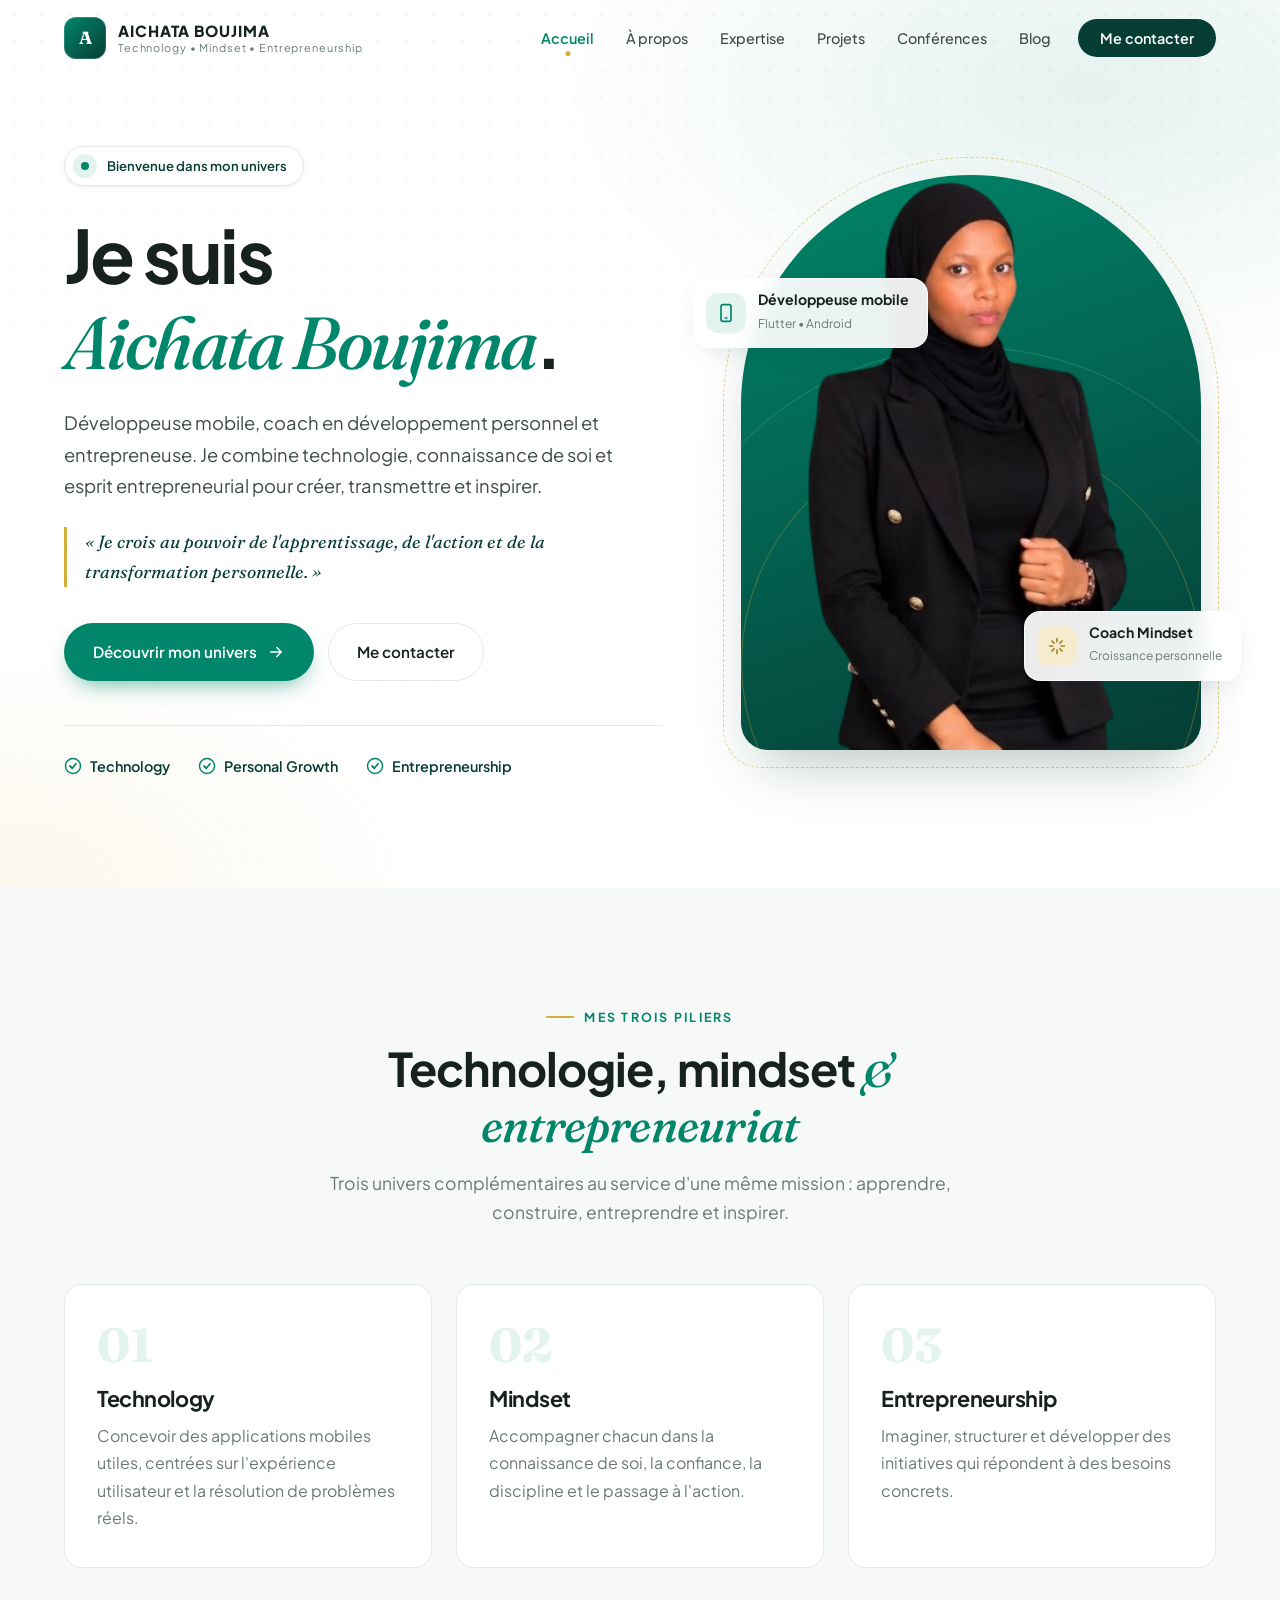
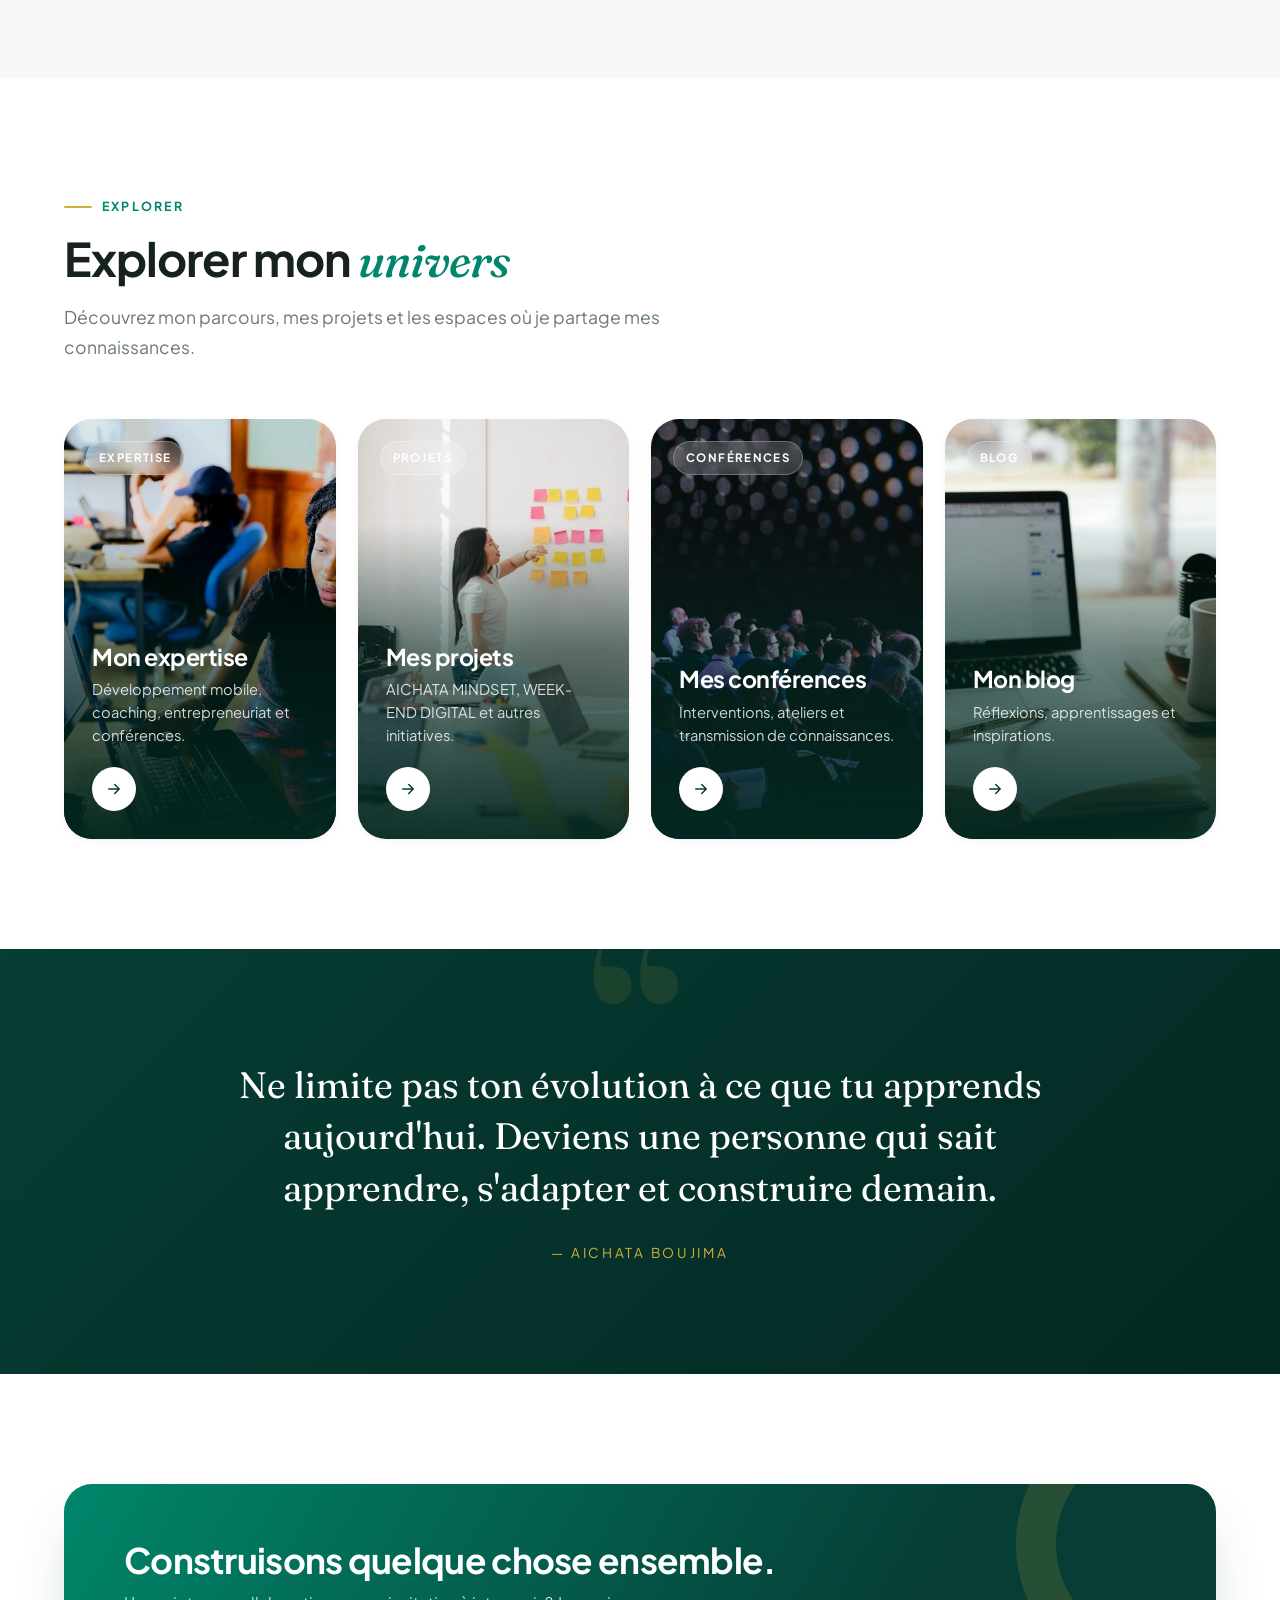
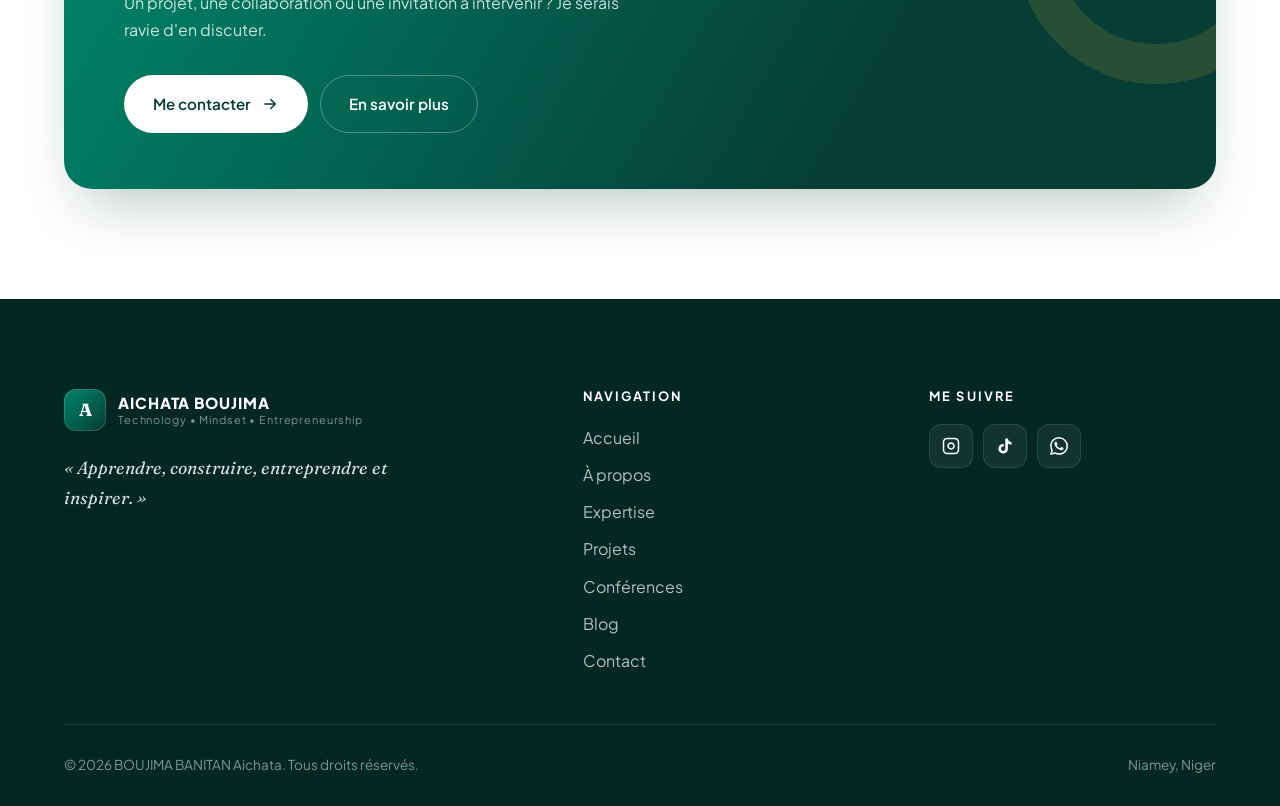
<file: index.html>
<!DOCTYPE html>
<html lang="fr">
<head>
    <meta charset="UTF-8">
    <meta name="viewport" content="width=device-width, initial-scale=1.0">
    <title>Aichata Boujima — Technology • Mindset • Entrepreneurship</title>
    <meta name="description" content="Aichata Boujima — Développeuse mobile, Coach en développement personnel et Entrepreneuse. Technology • Mindset • Entrepreneurship">
    <meta name="author" content="BOUJIMA BANITAN Aichata">
    <meta name="theme-color" content="#063D35">
    <meta property="og:type" content="website">
    <meta property="og:title" content="Aichata Boujima — Technology • Mindset • Entrepreneurship">
    <meta property="og:description" content="Développeuse mobile, Coach en développement personnel et Entrepreneuse">
    <meta property="og:image" content="./images/ma_photo_-removebg-preview.png">
    <meta name="twitter:card" content="summary_large_image">
    <link rel="icon" type="image/png" href="./images/Aichata_Logo-removebg-preview.png">

    <link rel="preconnect" href="https://fonts.googleapis.com">
    <link rel="preconnect" href="https://fonts.gstatic.com" crossorigin>
    <link href="https://fonts.googleapis.com/css2?family=Fraunces:ital,opsz,wght@0,9..144,500;0,9..144,700;1,9..144,400;1,9..144,500&family=Plus+Jakarta+Sans:wght@400;500;600;700;800&display=swap" rel="stylesheet">

    <link rel="stylesheet" href="styles.css">
</head>
<body>
    <nav class="navbar" id="navbar" aria-label="Navigation principale">
        <div class="container nav-container">
            <a href="index.html" class="nav-brand" aria-label="Accueil — Aichata Boujima">
                <span class="brand-mark">A</span>
                <span class="brand-text">
                    <span class="brand-name">AICHATA BOUJIMA</span>
                    <span class="brand-tagline">Technology • Mindset • Entrepreneurship</span>
                </span>
            </a>

            <button class="nav-toggle" id="navToggle" aria-label="Ouvrir le menu" aria-expanded="false" aria-controls="navMenu">
                <span></span><span></span><span></span>
            </button>

            <ul class="nav-menu" id="navMenu">
                <li><a href="index.html" class="nav-link active" aria-current="page">Accueil</a></li>
                <li><a href="a-propos.html" class="nav-link">À propos</a></li>
                <li><a href="expertise.html" class="nav-link">Expertise</a></li>
                <li><a href="projets.html" class="nav-link">Projets</a></li>
                <li><a href="conferences.html" class="nav-link">Conférences</a></li>
                <li><a href="blog.html" class="nav-link">Blog</a></li>
                <li><a href="contact.html" class="nav-cta">Me contacter</a></li>
            </ul>
        </div>
    </nav>

    <header class="hero" id="accueil">
        <div class="container hero-container">
            <div class="hero-content">
                <span class="hero-badge reveal"><span class="dot"></span>Bienvenue dans mon univers</span>
                <h1 class="hero-title reveal reveal-delay-1">Je suis <span class="serif-accent">Aichata&nbsp;Boujima</span>.</h1>
                <p class="hero-description reveal reveal-delay-2">
                    Développeuse mobile, coach en développement personnel et entrepreneuse.
                    Je combine technologie, connaissance de soi et esprit entrepreneurial pour créer, transmettre et inspirer.
                </p>
                <p class="hero-quote reveal reveal-delay-2">« Je crois au pouvoir de l'apprentissage, de l'action et de la transformation personnelle. »</p>
                <div class="hero-buttons reveal reveal-delay-3">
                    <a href="a-propos.html" class="btn btn-primary">Découvrir mon univers <svg viewBox="0 0 24 24" fill="none" stroke="currentColor" stroke-width="2" stroke-linecap="round" stroke-linejoin="round"><path d="M5 12h14M13 6l6 6-6 6"/></svg></a>
                    <a href="contact.html" class="btn btn-outline">Me contacter</a>
                </div>
                <div class="hero-pillars reveal reveal-delay-4">
                    <span><svg viewBox="0 0 24 24" fill="none" stroke="currentColor" stroke-width="2.4" stroke-linecap="round" stroke-linejoin="round"><circle cx="12" cy="12" r="10" stroke-width="2"/><path d="m8 12 3 3 5-6"/></svg> Technology</span>
                    <span><svg viewBox="0 0 24 24" fill="none" stroke="currentColor" stroke-width="2.4" stroke-linecap="round" stroke-linejoin="round"><circle cx="12" cy="12" r="10" stroke-width="2"/><path d="m8 12 3 3 5-6"/></svg> Personal Growth</span>
                    <span><svg viewBox="0 0 24 24" fill="none" stroke="currentColor" stroke-width="2.4" stroke-linecap="round" stroke-linejoin="round"><circle cx="12" cy="12" r="10" stroke-width="2"/><path d="m8 12 3 3 5-6"/></svg> Entrepreneurship</span>
                </div>
            </div>

            <div class="hero-visual reveal reveal-delay-2">
                <div class="hero-ring"></div>
                <div class="portrait-frame">
                    <img src="./images/ma_photo_-removebg-preview.png" alt="Portrait d'Aichata Boujima">
                </div>
                <div class="float-card one">
                    <span class="ico"><svg viewBox="0 0 24 24" fill="none" stroke="currentColor" stroke-width="2" stroke-linecap="round" stroke-linejoin="round"><rect x="6" y="2" width="12" height="20" rx="2.5"/><path d="M11 18h2"/></svg></span>
                    <span><strong>Développeuse mobile</strong><small>Flutter • Android</small></span>
                </div>
                <div class="float-card two">
                    <span class="ico gold"><svg viewBox="0 0 24 24" fill="none" stroke="currentColor" stroke-width="2" stroke-linecap="round" stroke-linejoin="round"><path d="M12 3v4M12 17v4M3 12h4M17 12h4M6 6l2.5 2.5M15.5 15.5 18 18M6 18l2.5-2.5M15.5 8.5 18 6"/></svg></span>
                    <span><strong>Coach Mindset</strong><small>Croissance personnelle</small></span>
                </div>
            </div>
        </div>
    </header>

    <section class="section section-soft">
        <div class="container">
            <div class="section-head center reveal">
                <span class="eyebrow">Mes trois piliers</span>
                <h2 class="section-title">Technologie, mindset <span class="serif-accent">&amp; entrepreneuriat</span></h2>
                <p class="section-lead">Trois univers complémentaires au service d'une même mission : apprendre, construire, entreprendre et inspirer.</p>
            </div>
            <div class="pillars-grid">
                <div class="pillar reveal reveal-delay-1">
                    <div class="pillar-num">01</div>
                    <h3>Technology</h3>
                    <p>Concevoir des applications mobiles utiles, centrées sur l'expérience utilisateur et la résolution de problèmes réels.</p>
                </div>
                <div class="pillar reveal reveal-delay-2">
                    <div class="pillar-num">02</div>
                    <h3>Mindset</h3>
                    <p>Accompagner chacun dans la connaissance de soi, la confiance, la discipline et le passage à l'action.</p>
                </div>
                <div class="pillar reveal reveal-delay-3">
                    <div class="pillar-num">03</div>
                    <h3>Entrepreneurship</h3>
                    <p>Imaginer, structurer et développer des initiatives qui répondent à des besoins concrets.</p>
                </div>
            </div>
        </div>
    </section>

    <section class="section">
        <div class="container">
            <div class="section-head reveal">
                <span class="eyebrow">Explorer</span>
                <h2 class="section-title">Explorer mon <span class="serif-accent">univers</span></h2>
                <p class="section-lead">Découvrez mon parcours, mes projets et les espaces où je partage mes connaissances.</p>
            </div>
            <div class="explore-grid">
                <a href="expertise.html" class="explore-card reveal reveal-delay-1">
                    <img src="./images/photos/explorer-expertise.jpg" alt="" loading="lazy">
                    <span class="tag-pill">Expertise</span>
                    <h3>Mon expertise</h3>
                    <p>Développement mobile, coaching, entrepreneuriat et conférences.</p>
                    <span class="arrow"><svg viewBox="0 0 24 24" fill="none" stroke="currentColor" stroke-width="2" stroke-linecap="round" stroke-linejoin="round"><path d="M5 12h14M13 6l6 6-6 6"/></svg></span>
                </a>
                <a href="projets.html" class="explore-card reveal reveal-delay-2">
                    <img src="./images/photos/explorer-projets.jpg" alt="" loading="lazy">
                    <span class="tag-pill">Projets</span>
                    <h3>Mes projets</h3>
                    <p>AICHATA MINDSET, WEEK-END DIGITAL et autres initiatives.</p>
                    <span class="arrow"><svg viewBox="0 0 24 24" fill="none" stroke="currentColor" stroke-width="2" stroke-linecap="round" stroke-linejoin="round"><path d="M5 12h14M13 6l6 6-6 6"/></svg></span>
                </a>
                <a href="conferences.html" class="explore-card reveal reveal-delay-3">
                    <img src="./images/photos/explorer-conferences.jpg" alt="" loading="lazy">
                    <span class="tag-pill">Conférences</span>
                    <h3>Mes conférences</h3>
                    <p>Interventions, ateliers et transmission de connaissances.</p>
                    <span class="arrow"><svg viewBox="0 0 24 24" fill="none" stroke="currentColor" stroke-width="2" stroke-linecap="round" stroke-linejoin="round"><path d="M5 12h14M13 6l6 6-6 6"/></svg></span>
                </a>
                <a href="blog.html" class="explore-card reveal reveal-delay-4">
                    <img src="./images/photos/explorer-blog.jpg" alt="" loading="lazy">
                    <span class="tag-pill">Blog</span>
                    <h3>Mon blog</h3>
                    <p>Réflexions, apprentissages et inspirations.</p>
                    <span class="arrow"><svg viewBox="0 0 24 24" fill="none" stroke="currentColor" stroke-width="2" stroke-linecap="round" stroke-linejoin="round"><path d="M5 12h14M13 6l6 6-6 6"/></svg></span>
                </a>
            </div>
        </div>
    </section>

    <section class="quote-band">
        <div class="container">
            <blockquote class="reveal">Ne limite pas ton évolution à ce que tu apprends aujourd'hui. Deviens une personne qui sait apprendre, s'adapter et construire demain.</blockquote>
            <cite class="reveal">— Aichata Boujima</cite>
        </div>
    </section>

    <section class="section">
        <div class="container">
            <div class="cta-box reveal">
                <div>
                    <h2>Construisons quelque chose ensemble.</h2>
                    <p>Un projet, une collaboration ou une invitation à intervenir ? Je serais ravie d'en discuter.</p>
                </div>
                <div class="cta-actions">
                    <a href="contact.html" class="btn btn-light">Me contacter <svg viewBox="0 0 24 24" fill="none" stroke="currentColor" stroke-width="2" stroke-linecap="round" stroke-linejoin="round"><path d="M5 12h14M13 6l6 6-6 6"/></svg></a>
                    <a href="a-propos.html" class="btn btn-ghost-light">En savoir plus</a>
                </div>
            </div>
        </div>
    </section>

    <footer class="footer">
        <div class="container">
            <div class="footer-content">
                <div class="footer-brand">
                    <a href="index.html" class="nav-brand">
                        <span class="brand-mark">A</span>
                        <span class="brand-text">
                            <span class="brand-name">AICHATA BOUJIMA</span>
                            <span class="brand-tagline">Technology • Mindset • Entrepreneurship</span>
                        </span>
                    </a>
                    <p class="footer-motto">« Apprendre, construire, entreprendre et inspirer. »</p>
                </div>

                <div class="footer-links">
                    <h4>Navigation</h4>
                    <ul>
                        <li><a href="index.html">Accueil</a></li>
                        <li><a href="a-propos.html">À propos</a></li>
                        <li><a href="expertise.html">Expertise</a></li>
                        <li><a href="projets.html">Projets</a></li>
                        <li><a href="conferences.html">Conférences</a></li>
                        <li><a href="blog.html">Blog</a></li>
                        <li><a href="contact.html">Contact</a></li>
                    </ul>
                </div>

                <div class="footer-social">
                    <h4>Me suivre</h4>
                    <div class="footer-social-links">
                        <a href="#" data-network="instagram" aria-label="Instagram" title="Instagram"><svg viewBox="0 0 24 24" fill="none" stroke="currentColor" stroke-width="2"><rect x="2" y="2" width="20" height="20" rx="5"/><path d="M16 11.37A4 4 0 1 1 12.63 8 4 4 0 0 1 16 11.37z"/><line x1="17.5" y1="6.5" x2="17.51" y2="6.5"/></svg></a>
                        <a href="#" data-network="tiktok" aria-label="TikTok" title="TikTok"><svg viewBox="0 0 24 24" fill="currentColor"><path d="M19.59 6.69a4.83 4.83 0 0 1-3.77-4.25V2h-3.45v13.67a2.89 2.89 0 0 1-5.2 1.74 2.89 2.89 0 0 1 2.31-4.64 2.93 2.93 0 0 1 .88.13V9.4a6.84 6.84 0 0 0-1-.05A6.33 6.33 0 0 0 5 20.1a6.34 6.34 0 0 0 10.86-4.43v-7a8.16 8.16 0 0 0 4.77 1.52v-3.4a4.85 4.85 0 0 1-1-.1z"/></svg></a>
                        <a href="#" data-network="whatsapp" aria-label="WhatsApp Channel" title="WhatsApp Channel"><svg viewBox="0 0 24 24" fill="currentColor"><path d="M17.47 14.38c-.3-.15-1.76-.87-2.03-.97-.27-.1-.47-.15-.67.15-.2.3-.77.97-.94 1.16-.17.2-.35.22-.64.08-.3-.15-1.26-.46-2.39-1.48-.88-.79-1.48-1.76-1.65-2.06-.17-.3-.02-.46.13-.6.13-.14.3-.35.45-.52.15-.17.2-.3.3-.5.1-.2.05-.37-.03-.52-.07-.15-.67-1.61-.92-2.2-.24-.58-.49-.5-.67-.51h-.57c-.2 0-.52.07-.8.37-.27.3-1.04 1.02-1.04 2.48s1.07 2.88 1.21 3.07c.15.2 2.1 3.2 5.08 4.49.71.3 1.26.49 1.7.63.71.22 1.36.19 1.87.12.57-.09 1.76-.72 2-1.41.25-.7.25-1.29.18-1.41-.08-.13-.27-.2-.57-.35M12.05 21.79h-.01a9.87 9.87 0 0 1-5.03-1.38l-.36-.21-3.74.98 1-3.65-.24-.37a9.86 9.86 0 0 1-1.51-5.26c0-5.45 4.44-9.88 9.89-9.88 2.64 0 5.12 1.03 6.99 2.9a9.83 9.83 0 0 1 2.89 7c0 5.45-4.44 9.88-9.88 9.88m8.41-18.3A11.82 11.82 0 0 0 12.05 0C5.5 0 .16 5.34.16 11.89c0 2.1.55 4.14 1.59 5.95L.06 24l6.3-1.65a11.88 11.88 0 0 0 5.68 1.45h.01c6.55 0 11.89-5.34 11.89-11.89a11.82 11.82 0 0 0-3.48-8.41z"/></svg></a>
                        <a href="#" data-network="linkedin" aria-label="LinkedIn" title="LinkedIn"><svg viewBox="0 0 24 24" fill="none" stroke="currentColor" stroke-width="2"><path d="M16 8a6 6 0 0 1 6 6v7h-4v-7a2 2 0 0 0-4 0v7h-4v-7a6 6 0 0 1 6-6z"/><rect x="2" y="9" width="4" height="12"/><circle cx="4" cy="4" r="2"/></svg></a>
                        <a href="#" data-network="github" aria-label="GitHub" title="GitHub"><svg viewBox="0 0 24 24" fill="none" stroke="currentColor" stroke-width="2"><path d="M9 19c-5 1.5-5-2.5-7-3m14 6v-3.87a3.37 3.37 0 0 0-.94-2.61c3.14-.35 6.44-1.54 6.44-7A5.44 5.44 0 0 0 20 4.77 5.07 5.07 0 0 0 19.91 1S18.73.65 16 2.48a13.38 13.38 0 0 0-7 0C6.27.65 5.09 1 5.09 1A5.07 5.07 0 0 0 5 4.77a5.44 5.44 0 0 0-1.5 3.78c0 5.42 3.3 6.61 6.44 7A3.37 3.37 0 0 0 9 18.13V22"/></svg></a>
                    </div>
                </div>
            </div>

            <div class="footer-bottom">
                <p>&copy; <span id="currentYear"></span> BOUJIMA BANITAN Aichata. Tous droits réservés.</p>
                <p>Niamey, Niger</p>
            </div>
        </div>
    </footer>

    <script src="data.js"></script>
    <script src="script.js"></script>
</body>
</html>
</file>
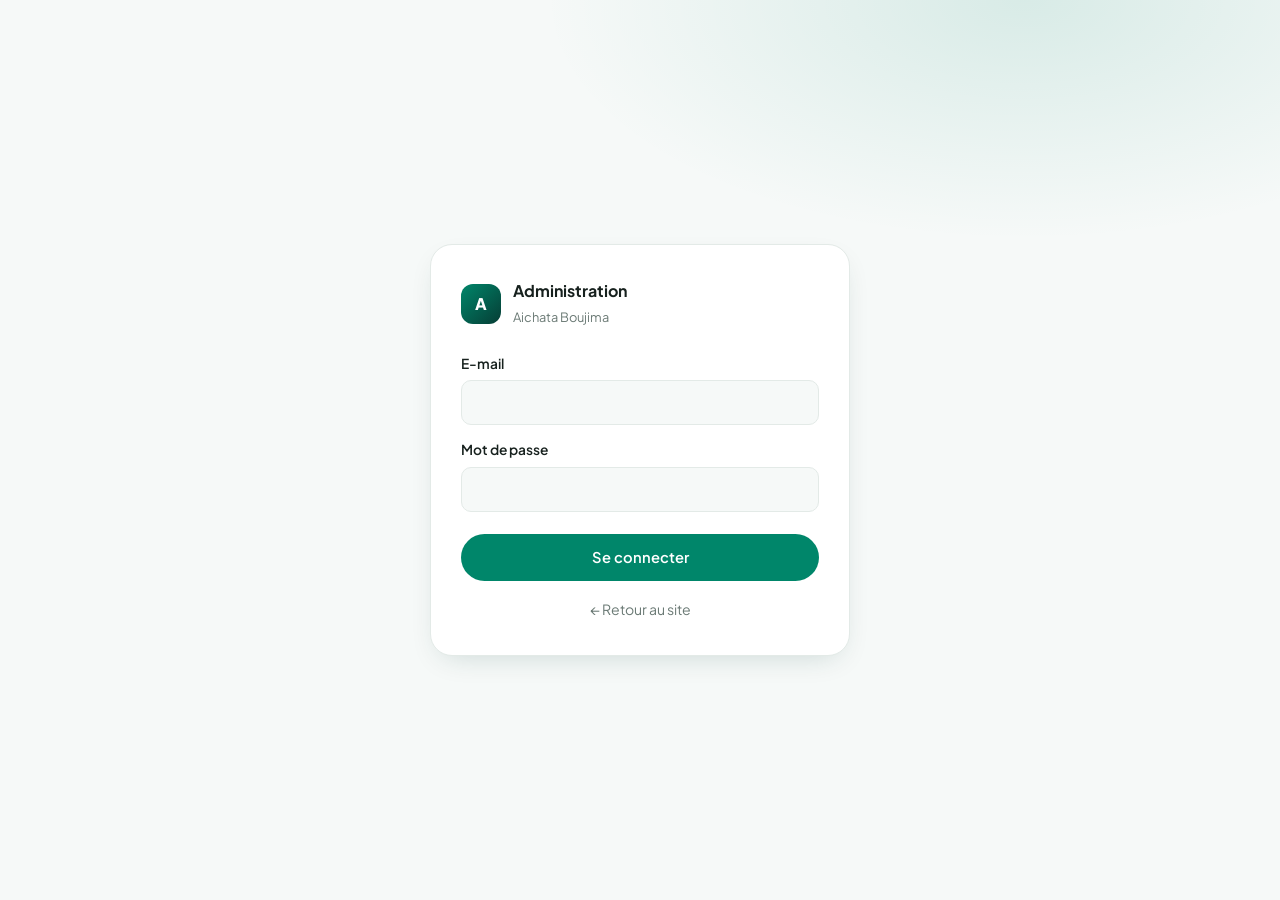
<file: admin/index.html>
<!DOCTYPE html>
<html lang="fr">
<head>
    <meta charset="UTF-8">
    <meta name="viewport" content="width=device-width, initial-scale=1.0">
    <meta name="robots" content="noindex, nofollow">
    <title>Administration — Aichata Boujima</title>
    <link rel="icon" type="image/png" href="../images/Aichata_Logo-removebg-preview.png">
    <link rel="preconnect" href="https://fonts.googleapis.com">
    <link rel="preconnect" href="https://fonts.gstatic.com" crossorigin>
    <link href="https://fonts.googleapis.com/css2?family=Plus+Jakarta+Sans:wght@400;500;600;700;800&display=swap" rel="stylesheet">
    <link rel="stylesheet" href="admin.css">
</head>
<body>
    <!-- Écran de chargement -->
    <div id="viewLoading" class="auth-page"><p class="muted">Chargement…</p></div>

    <!-- Connexion -->
    <div id="viewLogin" class="auth-page" hidden>
        <main class="auth-card">
            <div class="auth-brand"><span class="brand-mark">A</span><div><strong>Administration</strong><small>Aichata Boujima</small></div></div>
            <div id="loginError" class="alert error" hidden></div>
            <form id="loginForm">
                <label>E-mail <input type="email" name="email" autocomplete="username" required></label>
                <label>Mot de passe <input type="password" name="password" autocomplete="current-password" required></label>
                <button type="submit" class="btn btn-primary btn-block">Se connecter</button>
            </form>
            <a href="../index.html" class="back-link">← Retour au site</a>
        </main>
    </div>

    <!-- Application -->
    <div id="viewApp" hidden>
        <header class="topbar">
            <div class="topbar-inner">
                <div class="auth-brand"><span class="brand-mark">A</span><div><strong>Administration</strong><small id="adminEmail"></small></div></div>
                <div class="topbar-actions">
                    <a href="../index.html" target="_blank" rel="noopener" class="btn btn-ghost">Voir le site ↗</a>
                    <button id="logoutBtn" class="btn btn-ghost">Déconnexion</button>
                </div>
            </div>
            <nav class="tabs" role="tablist">
                <button class="tab active" data-tab="projects" role="tab">Projets <span class="count" data-count="projects"></span></button>
                <button class="tab" data-tab="events" role="tab">Événements <span class="count" data-count="events"></span></button>
                <button class="tab" data-tab="gallery" role="tab">Galerie photos <span class="count" data-count="gallery"></span></button>
            </nav>
        </header>

        <main class="admin-main">
            <div class="panel-head">
                <div>
                    <h1 id="panelTitle">Projets</h1>
                    <p id="panelHint" class="muted"></p>
                </div>
                <button id="addBtn" class="btn btn-primary">+ Ajouter</button>
            </div>
            <div id="toast" class="toast" role="status" aria-live="polite" hidden></div>
            <div id="list" class="item-list"></div>
        </main>
    </div>

    <!-- Formulaire (création / modification) -->
    <dialog id="editor" class="editor">
        <form id="editorForm" method="dialog" novalidate>
            <div class="editor-head">
                <h2 id="editorTitle">Ajouter</h2>
                <button type="button" class="icon-btn" data-close aria-label="Fermer">✕</button>
            </div>
            <div id="editorError" class="alert error" hidden></div>
            <div id="editorFields" class="editor-body"></div>
            <div class="editor-foot">
                <button type="button" class="btn btn-ghost" data-close>Annuler</button>
                <button type="submit" class="btn btn-primary" id="saveBtn">Enregistrer</button>
            </div>
        </form>
    </dialog>

    <script src="admin.js"></script>
</body>
</html>
</file>
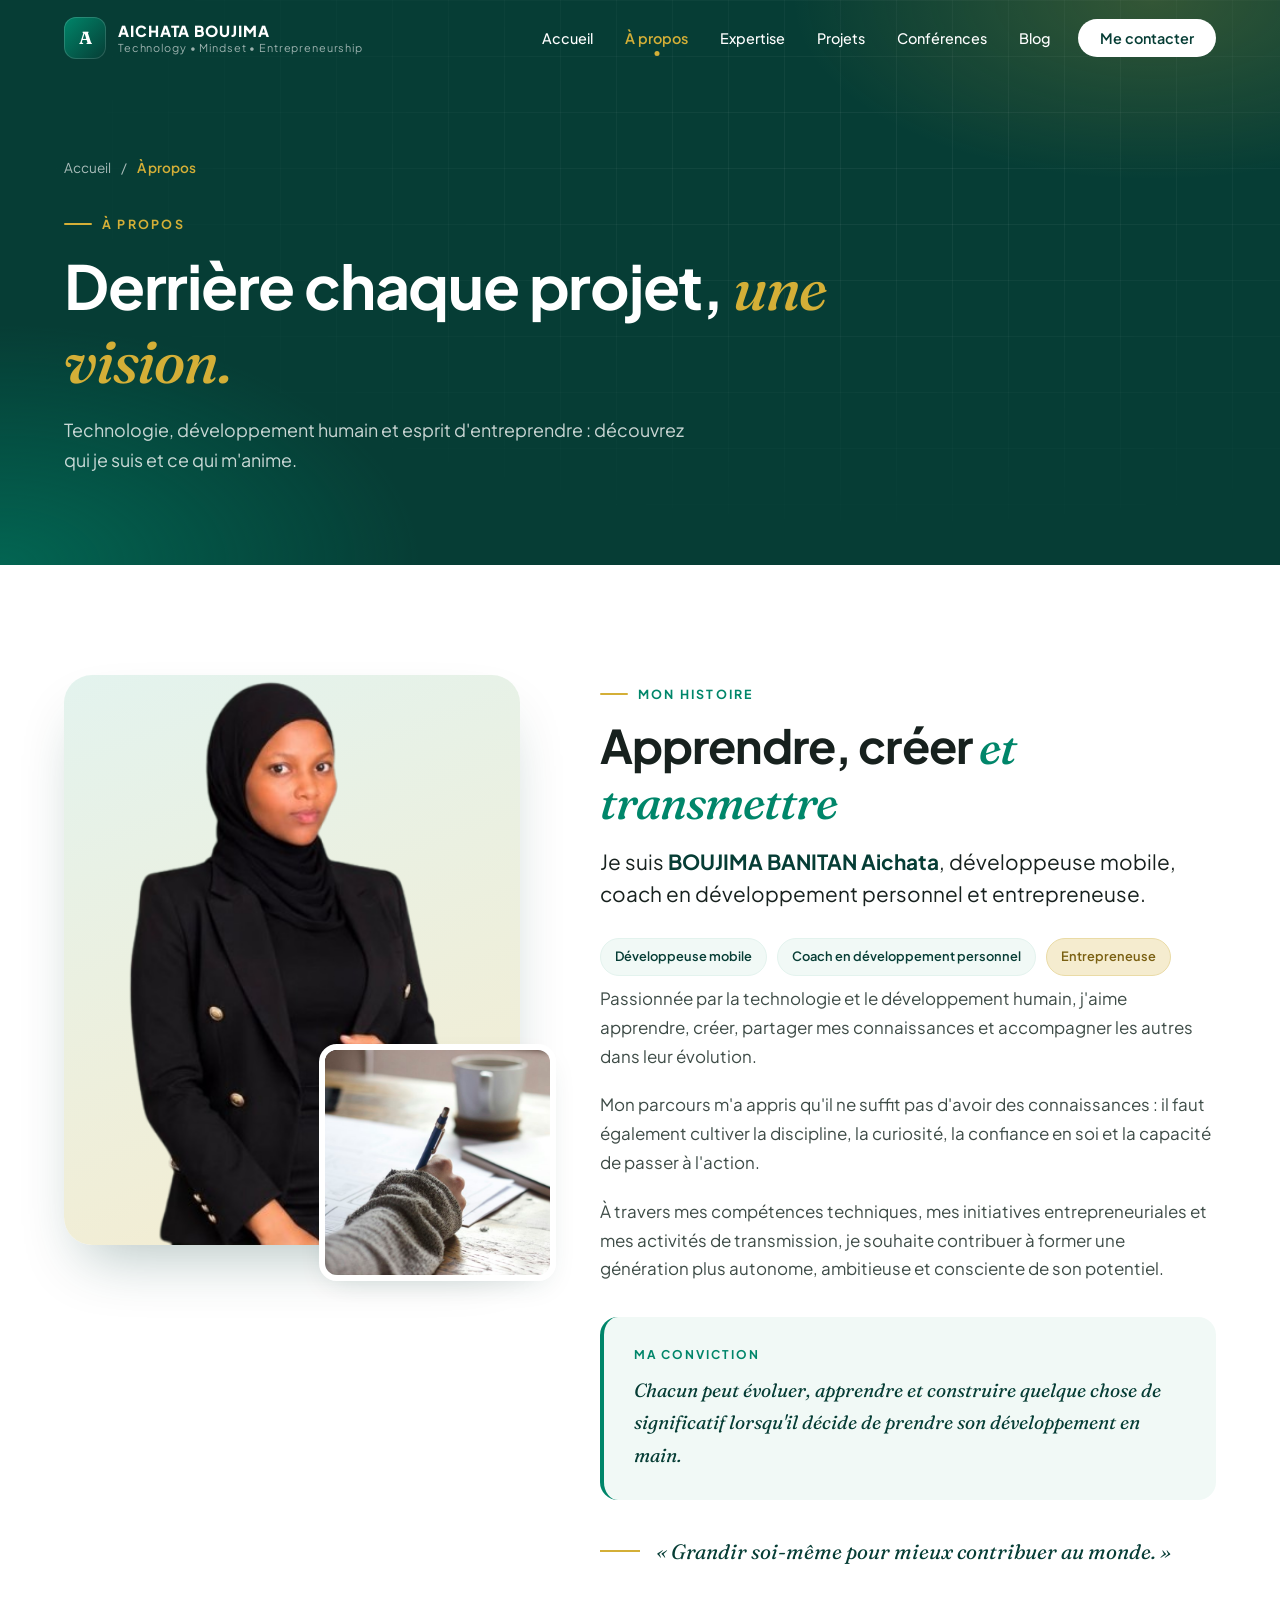
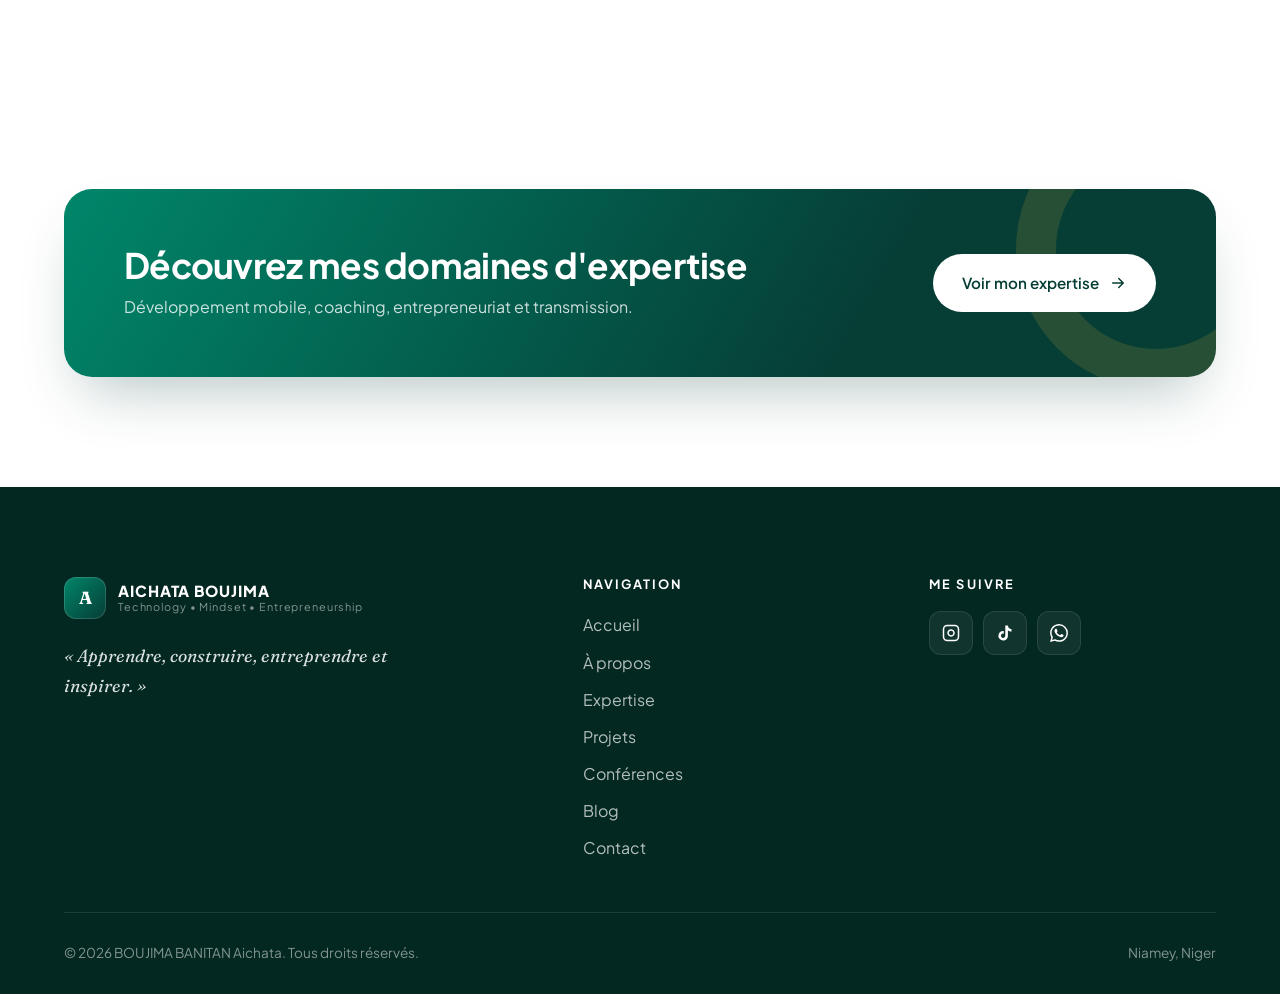
<file: a-propos.html>
<!DOCTYPE html>
<html lang="fr">
<head>
    <meta charset="UTF-8">
    <meta name="viewport" content="width=device-width, initial-scale=1.0">
    <title>À propos — Aichata Boujima</title>
    <meta name="description" content="À propos d'Aichata Boujima — Développeuse mobile, Coach en développement personnel et Entrepreneuse">
    <meta name="author" content="BOUJIMA BANITAN Aichata">
    <meta name="theme-color" content="#063D35">
    <link rel="icon" type="image/png" href="./images/Aichata_Logo-removebg-preview.png">

    <link rel="preconnect" href="https://fonts.googleapis.com">
    <link rel="preconnect" href="https://fonts.gstatic.com" crossorigin>
    <link href="https://fonts.googleapis.com/css2?family=Fraunces:ital,opsz,wght@0,9..144,500;0,9..144,700;1,9..144,400;1,9..144,500&family=Plus+Jakarta+Sans:wght@400;500;600;700;800&display=swap" rel="stylesheet">

    <link rel="stylesheet" href="styles.css">
</head>
<body>
    <nav class="navbar on-dark" id="navbar" aria-label="Navigation principale">
        <div class="container nav-container">
            <a href="index.html" class="nav-brand" aria-label="Accueil — Aichata Boujima">
                <span class="brand-mark">A</span>
                <span class="brand-text">
                    <span class="brand-name">AICHATA BOUJIMA</span>
                    <span class="brand-tagline">Technology • Mindset • Entrepreneurship</span>
                </span>
            </a>

            <button class="nav-toggle" id="navToggle" aria-label="Ouvrir le menu" aria-expanded="false" aria-controls="navMenu">
                <span></span><span></span><span></span>
            </button>

            <ul class="nav-menu" id="navMenu">
                <li><a href="index.html" class="nav-link">Accueil</a></li>
                <li><a href="a-propos.html" class="nav-link active" aria-current="page">À propos</a></li>
                <li><a href="expertise.html" class="nav-link">Expertise</a></li>
                <li><a href="projets.html" class="nav-link">Projets</a></li>
                <li><a href="conferences.html" class="nav-link">Conférences</a></li>
                <li><a href="blog.html" class="nav-link">Blog</a></li>
                <li><a href="contact.html" class="nav-cta">Me contacter</a></li>
            </ul>
        </div>
    </nav>

    <header class="page-hero">
        <div class="container">
            <nav class="breadcrumb" aria-label="Fil d'Ariane"><a href="index.html">Accueil</a><span>/</span><span aria-current="page">À propos</span></nav>
            <span class="eyebrow light">À propos</span>
            <h1>Derrière chaque projet, <span class="serif-accent">une vision.</span></h1>
            <p>Technologie, développement humain et esprit d'entreprendre : découvrez qui je suis et ce qui m'anime.</p>
        </div>
    </header>

    <section class="section">
        <div class="container about-grid">
            <div class="about-media reveal">
                <div class="about-photo">
                    <img src="./images/ma_photo_-removebg-preview.png" alt="Portrait d'Aichata Boujima">
                </div>
                <div class="about-secondary">
                    <img src="./images/photos/apropos-travail.jpg" alt="" loading="lazy">
                </div>
            </div>

            <div class="about-text">
                <span class="eyebrow reveal">Mon histoire</span>
                <h2 class="section-title reveal">Apprendre, créer <span class="serif-accent">et transmettre</span></h2>
                <p class="lead reveal">Je suis <strong>BOUJIMA BANITAN Aichata</strong>, développeuse mobile, coach en développement personnel et entrepreneuse.</p>
                <div class="roles reveal">
                    <span class="chip">Développeuse mobile</span>
                    <span class="chip">Coach en développement personnel</span>
                    <span class="chip gold">Entrepreneuse</span>
                </div>
                <p class="reveal">Passionnée par la technologie et le développement humain, j'aime apprendre, créer, partager mes connaissances et accompagner les autres dans leur évolution.</p>
                <p class="reveal">Mon parcours m'a appris qu'il ne suffit pas d'avoir des connaissances : il faut également cultiver la discipline, la curiosité, la confiance en soi et la capacité de passer à l'action.</p>
                <p class="reveal">À travers mes compétences techniques, mes initiatives entrepreneuriales et mes activités de transmission, je souhaite contribuer à former une génération plus autonome, ambitieuse et consciente de son potentiel.</p>

                <div class="conviction reveal">
                    <span>Ma conviction</span>
                    <p>Chacun peut évoluer, apprendre et construire quelque chose de significatif lorsqu'il décide de prendre son développement en main.</p>
                </div>

                <div class="signature-line reveal">
                    <span class="line"></span>
                    <p>« Grandir soi-même pour mieux contribuer au monde. »</p>
                </div>
            </div>
        </div>
    </section>

    <section class="section">
        <div class="container">
            <div class="cta-box reveal">
                <div>
                    <h2>Découvrez mes domaines d'expertise</h2>
                    <p>Développement mobile, coaching, entrepreneuriat et transmission.</p>
                </div>
                <div class="cta-actions">
                    <a href="expertise.html" class="btn btn-light">Voir mon expertise <svg viewBox="0 0 24 24" fill="none" stroke="currentColor" stroke-width="2" stroke-linecap="round" stroke-linejoin="round"><path d="M5 12h14M13 6l6 6-6 6"/></svg></a>
                </div>
            </div>
        </div>
    </section>

    <footer class="footer">
        <div class="container">
            <div class="footer-content">
                <div class="footer-brand">
                    <a href="index.html" class="nav-brand">
                        <span class="brand-mark">A</span>
                        <span class="brand-text">
                            <span class="brand-name">AICHATA BOUJIMA</span>
                            <span class="brand-tagline">Technology • Mindset • Entrepreneurship</span>
                        </span>
                    </a>
                    <p class="footer-motto">« Apprendre, construire, entreprendre et inspirer. »</p>
                </div>

                <div class="footer-links">
                    <h4>Navigation</h4>
                    <ul>
                        <li><a href="index.html">Accueil</a></li>
                        <li><a href="a-propos.html">À propos</a></li>
                        <li><a href="expertise.html">Expertise</a></li>
                        <li><a href="projets.html">Projets</a></li>
                        <li><a href="conferences.html">Conférences</a></li>
                        <li><a href="blog.html">Blog</a></li>
                        <li><a href="contact.html">Contact</a></li>
                    </ul>
                </div>

                <div class="footer-social">
                    <h4>Me suivre</h4>
                    <div class="footer-social-links">
                        <a href="#" data-network="instagram" aria-label="Instagram" title="Instagram"><svg viewBox="0 0 24 24" fill="none" stroke="currentColor" stroke-width="2"><rect x="2" y="2" width="20" height="20" rx="5"/><path d="M16 11.37A4 4 0 1 1 12.63 8 4 4 0 0 1 16 11.37z"/><line x1="17.5" y1="6.5" x2="17.51" y2="6.5"/></svg></a>
                        <a href="#" data-network="tiktok" aria-label="TikTok" title="TikTok"><svg viewBox="0 0 24 24" fill="currentColor"><path d="M19.59 6.69a4.83 4.83 0 0 1-3.77-4.25V2h-3.45v13.67a2.89 2.89 0 0 1-5.2 1.74 2.89 2.89 0 0 1 2.31-4.64 2.93 2.93 0 0 1 .88.13V9.4a6.84 6.84 0 0 0-1-.05A6.33 6.33 0 0 0 5 20.1a6.34 6.34 0 0 0 10.86-4.43v-7a8.16 8.16 0 0 0 4.77 1.52v-3.4a4.85 4.85 0 0 1-1-.1z"/></svg></a>
                        <a href="#" data-network="whatsapp" aria-label="WhatsApp Channel" title="WhatsApp Channel"><svg viewBox="0 0 24 24" fill="currentColor"><path d="M17.47 14.38c-.3-.15-1.76-.87-2.03-.97-.27-.1-.47-.15-.67.15-.2.3-.77.97-.94 1.16-.17.2-.35.22-.64.08-.3-.15-1.26-.46-2.39-1.48-.88-.79-1.48-1.76-1.65-2.06-.17-.3-.02-.46.13-.6.13-.14.3-.35.45-.52.15-.17.2-.3.3-.5.1-.2.05-.37-.03-.52-.07-.15-.67-1.61-.92-2.2-.24-.58-.49-.5-.67-.51h-.57c-.2 0-.52.07-.8.37-.27.3-1.04 1.02-1.04 2.48s1.07 2.88 1.21 3.07c.15.2 2.1 3.2 5.08 4.49.71.3 1.26.49 1.7.63.71.22 1.36.19 1.87.12.57-.09 1.76-.72 2-1.41.25-.7.25-1.29.18-1.41-.08-.13-.27-.2-.57-.35M12.05 21.79h-.01a9.87 9.87 0 0 1-5.03-1.38l-.36-.21-3.74.98 1-3.65-.24-.37a9.86 9.86 0 0 1-1.51-5.26c0-5.45 4.44-9.88 9.89-9.88 2.64 0 5.12 1.03 6.99 2.9a9.83 9.83 0 0 1 2.89 7c0 5.45-4.44 9.88-9.88 9.88m8.41-18.3A11.82 11.82 0 0 0 12.05 0C5.5 0 .16 5.34.16 11.89c0 2.1.55 4.14 1.59 5.95L.06 24l6.3-1.65a11.88 11.88 0 0 0 5.68 1.45h.01c6.55 0 11.89-5.34 11.89-11.89a11.82 11.82 0 0 0-3.48-8.41z"/></svg></a>
                        <a href="#" data-network="linkedin" aria-label="LinkedIn" title="LinkedIn"><svg viewBox="0 0 24 24" fill="none" stroke="currentColor" stroke-width="2"><path d="M16 8a6 6 0 0 1 6 6v7h-4v-7a2 2 0 0 0-4 0v7h-4v-7a6 6 0 0 1 6-6z"/><rect x="2" y="9" width="4" height="12"/><circle cx="4" cy="4" r="2"/></svg></a>
                        <a href="#" data-network="github" aria-label="GitHub" title="GitHub"><svg viewBox="0 0 24 24" fill="none" stroke="currentColor" stroke-width="2"><path d="M9 19c-5 1.5-5-2.5-7-3m14 6v-3.87a3.37 3.37 0 0 0-.94-2.61c3.14-.35 6.44-1.54 6.44-7A5.44 5.44 0 0 0 20 4.77 5.07 5.07 0 0 0 19.91 1S18.73.65 16 2.48a13.38 13.38 0 0 0-7 0C6.27.65 5.09 1 5.09 1A5.07 5.07 0 0 0 5 4.77a5.44 5.44 0 0 0-1.5 3.78c0 5.42 3.3 6.61 6.44 7A3.37 3.37 0 0 0 9 18.13V22"/></svg></a>
                    </div>
                </div>
            </div>

            <div class="footer-bottom">
                <p>&copy; <span id="currentYear"></span> BOUJIMA BANITAN Aichata. Tous droits réservés.</p>
                <p>Niamey, Niger</p>
            </div>
        </div>
    </footer>

    <script src="data.js"></script>
    <script src="script.js"></script>
</body>
</html>
</file>
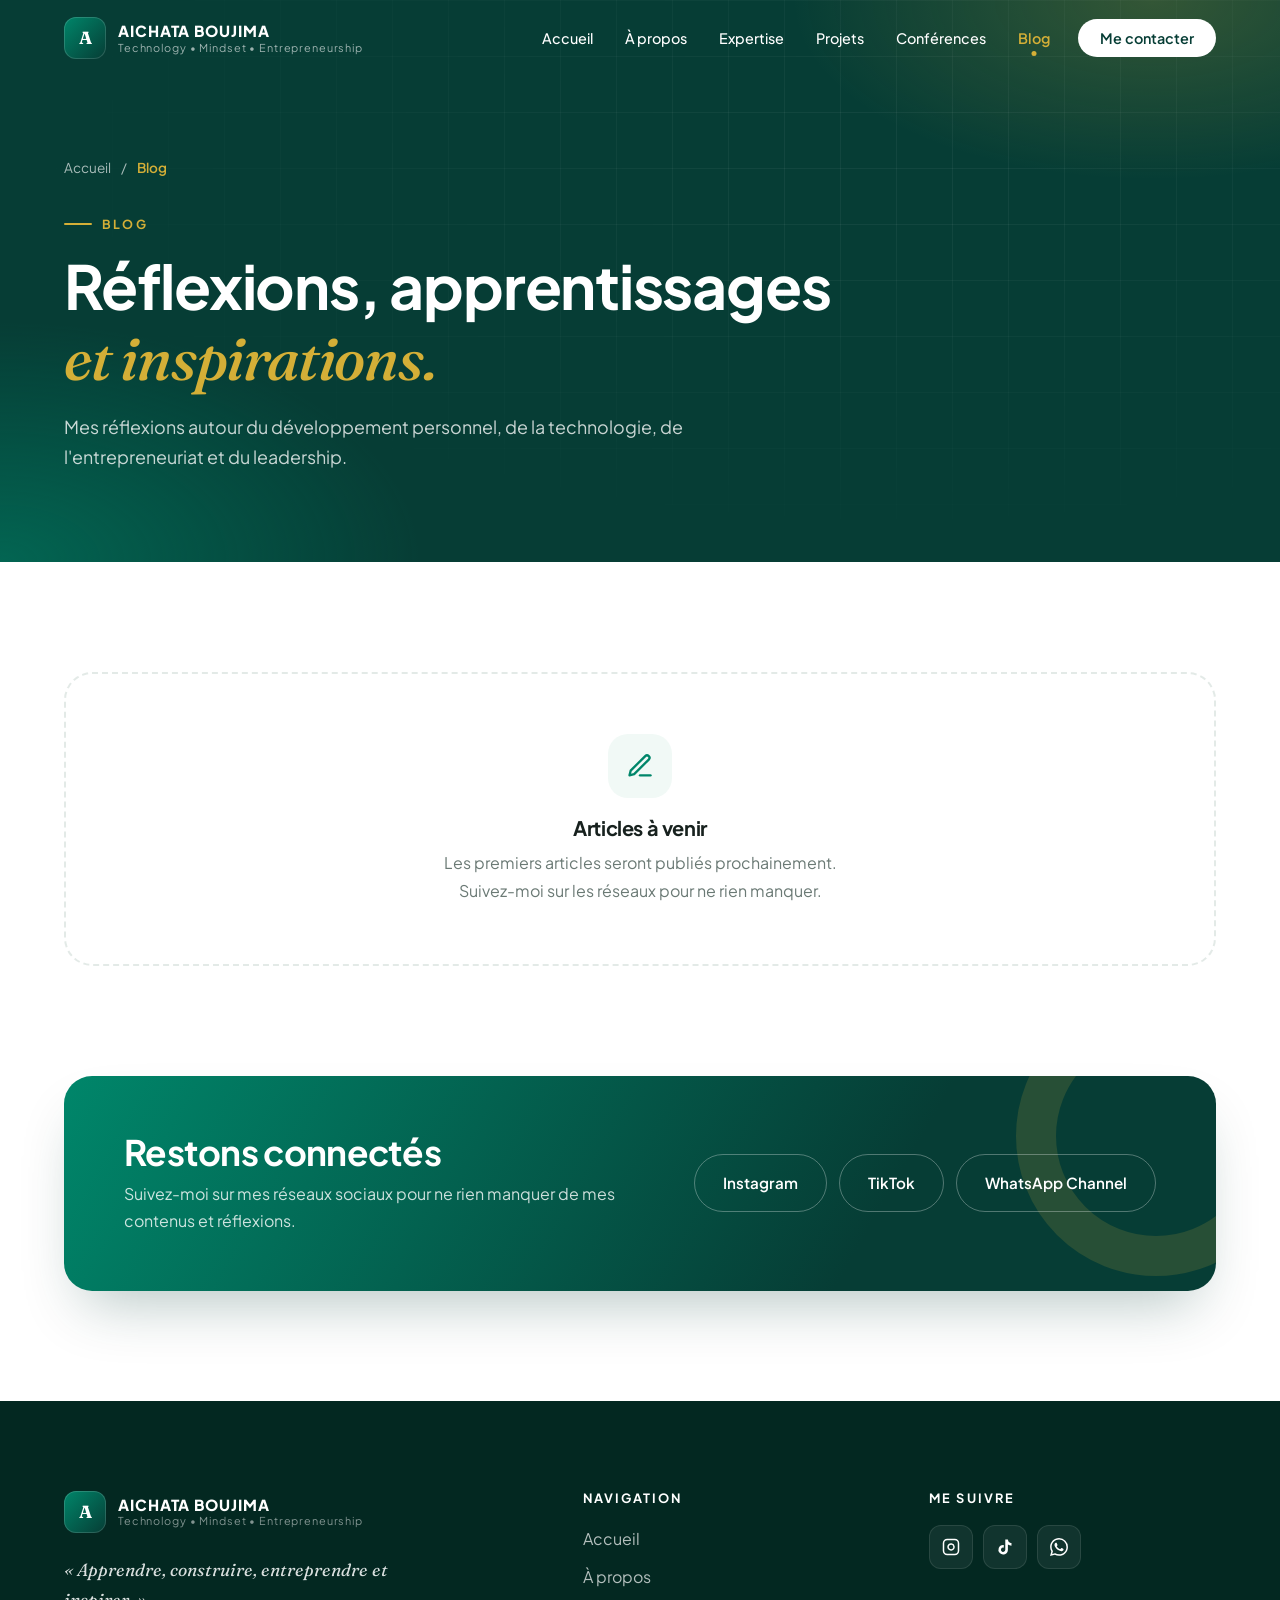
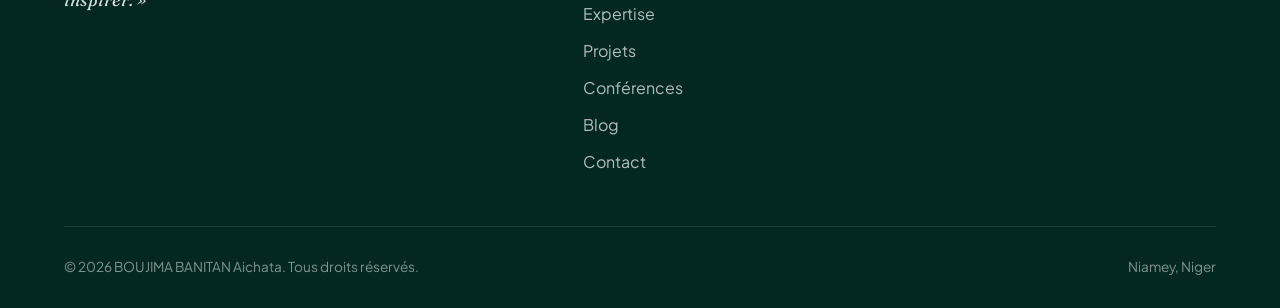
<file: blog.html>
<!DOCTYPE html>
<html lang="fr">
<head>
    <meta charset="UTF-8">
    <meta name="viewport" content="width=device-width, initial-scale=1.0">
    <title>Blog — Aichata Boujima</title>
    <meta name="description" content="Blog d'Aichata Boujima : développement personnel, technologie, entrepreneuriat et leadership">
    <meta name="author" content="BOUJIMA BANITAN Aichata">
    <meta name="theme-color" content="#063D35">
    <link rel="icon" type="image/png" href="./images/Aichata_Logo-removebg-preview.png">

    <link rel="preconnect" href="https://fonts.googleapis.com">
    <link rel="preconnect" href="https://fonts.gstatic.com" crossorigin>
    <link href="https://fonts.googleapis.com/css2?family=Fraunces:ital,opsz,wght@0,9..144,500;0,9..144,700;1,9..144,400;1,9..144,500&family=Plus+Jakarta+Sans:wght@400;500;600;700;800&display=swap" rel="stylesheet">

    <link rel="stylesheet" href="styles.css">
</head>
<body>
    <nav class="navbar on-dark" id="navbar" aria-label="Navigation principale">
        <div class="container nav-container">
            <a href="index.html" class="nav-brand" aria-label="Accueil — Aichata Boujima">
                <span class="brand-mark">A</span>
                <span class="brand-text">
                    <span class="brand-name">AICHATA BOUJIMA</span>
                    <span class="brand-tagline">Technology • Mindset • Entrepreneurship</span>
                </span>
            </a>

            <button class="nav-toggle" id="navToggle" aria-label="Ouvrir le menu" aria-expanded="false" aria-controls="navMenu">
                <span></span><span></span><span></span>
            </button>

            <ul class="nav-menu" id="navMenu">
                <li><a href="index.html" class="nav-link">Accueil</a></li>
                <li><a href="a-propos.html" class="nav-link">À propos</a></li>
                <li><a href="expertise.html" class="nav-link">Expertise</a></li>
                <li><a href="projets.html" class="nav-link">Projets</a></li>
                <li><a href="conferences.html" class="nav-link">Conférences</a></li>
                <li><a href="blog.html" class="nav-link active" aria-current="page">Blog</a></li>
                <li><a href="contact.html" class="nav-cta">Me contacter</a></li>
            </ul>
        </div>
    </nav>

    <header class="page-hero">
        <div class="container">
            <nav class="breadcrumb" aria-label="Fil d'Ariane"><a href="index.html">Accueil</a><span>/</span><span aria-current="page">Blog</span></nav>
            <span class="eyebrow light">Blog</span>
            <h1>Réflexions, apprentissages <span class="serif-accent">et inspirations.</span></h1>
            <p>Mes réflexions autour du développement personnel, de la technologie, de l'entrepreneuriat et du leadership.</p>
        </div>
    </header>

    <section class="section">
        <div class="container">
            <div class="blog-grid" id="blogGrid">
                <div class="empty-state reveal">
                    <span class="ico"><svg viewBox="0 0 24 24" fill="none" stroke="currentColor" stroke-width="2" stroke-linecap="round" stroke-linejoin="round"><path d="M12 20h9"/><path d="M16.5 3.5a2.1 2.1 0 0 1 3 3L7 19l-4 1 1-4z"/></svg></span>
                    <h3>Articles à venir</h3>
                    <p>Les premiers articles seront publiés prochainement. Suivez-moi sur les réseaux pour ne rien manquer.</p>
                </div>
            </div>
        </div>
    </section>

    <section class="section" style="padding-top: 0;">
        <div class="container">
            <div class="cta-box reveal">
                <div>
                    <h2>Restons connectés</h2>
                    <p>Suivez-moi sur mes réseaux sociaux pour ne rien manquer de mes contenus et réflexions.</p>
                </div>
                <div class="cta-actions">
                    <a href="#" class="btn btn-ghost-light" data-network="instagram">Instagram</a>
                    <a href="#" class="btn btn-ghost-light" data-network="tiktok">TikTok</a>
                    <a href="#" class="btn btn-ghost-light" data-network="whatsapp">WhatsApp Channel</a>
                </div>
            </div>
        </div>
    </section>

    <footer class="footer">
        <div class="container">
            <div class="footer-content">
                <div class="footer-brand">
                    <a href="index.html" class="nav-brand">
                        <span class="brand-mark">A</span>
                        <span class="brand-text">
                            <span class="brand-name">AICHATA BOUJIMA</span>
                            <span class="brand-tagline">Technology • Mindset • Entrepreneurship</span>
                        </span>
                    </a>
                    <p class="footer-motto">« Apprendre, construire, entreprendre et inspirer. »</p>
                </div>

                <div class="footer-links">
                    <h4>Navigation</h4>
                    <ul>
                        <li><a href="index.html">Accueil</a></li>
                        <li><a href="a-propos.html">À propos</a></li>
                        <li><a href="expertise.html">Expertise</a></li>
                        <li><a href="projets.html">Projets</a></li>
                        <li><a href="conferences.html">Conférences</a></li>
                        <li><a href="blog.html">Blog</a></li>
                        <li><a href="contact.html">Contact</a></li>
                    </ul>
                </div>

                <div class="footer-social">
                    <h4>Me suivre</h4>
                    <div class="footer-social-links">
                        <a href="#" data-network="instagram" aria-label="Instagram" title="Instagram"><svg viewBox="0 0 24 24" fill="none" stroke="currentColor" stroke-width="2"><rect x="2" y="2" width="20" height="20" rx="5"/><path d="M16 11.37A4 4 0 1 1 12.63 8 4 4 0 0 1 16 11.37z"/><line x1="17.5" y1="6.5" x2="17.51" y2="6.5"/></svg></a>
                        <a href="#" data-network="tiktok" aria-label="TikTok" title="TikTok"><svg viewBox="0 0 24 24" fill="currentColor"><path d="M19.59 6.69a4.83 4.83 0 0 1-3.77-4.25V2h-3.45v13.67a2.89 2.89 0 0 1-5.2 1.74 2.89 2.89 0 0 1 2.31-4.64 2.93 2.93 0 0 1 .88.13V9.4a6.84 6.84 0 0 0-1-.05A6.33 6.33 0 0 0 5 20.1a6.34 6.34 0 0 0 10.86-4.43v-7a8.16 8.16 0 0 0 4.77 1.52v-3.4a4.85 4.85 0 0 1-1-.1z"/></svg></a>
                        <a href="#" data-network="whatsapp" aria-label="WhatsApp Channel" title="WhatsApp Channel"><svg viewBox="0 0 24 24" fill="currentColor"><path d="M17.47 14.38c-.3-.15-1.76-.87-2.03-.97-.27-.1-.47-.15-.67.15-.2.3-.77.97-.94 1.16-.17.2-.35.22-.64.08-.3-.15-1.26-.46-2.39-1.48-.88-.79-1.48-1.76-1.65-2.06-.17-.3-.02-.46.13-.6.13-.14.3-.35.45-.52.15-.17.2-.3.3-.5.1-.2.05-.37-.03-.52-.07-.15-.67-1.61-.92-2.2-.24-.58-.49-.5-.67-.51h-.57c-.2 0-.52.07-.8.37-.27.3-1.04 1.02-1.04 2.48s1.07 2.88 1.21 3.07c.15.2 2.1 3.2 5.08 4.49.71.3 1.26.49 1.7.63.71.22 1.36.19 1.87.12.57-.09 1.76-.72 2-1.41.25-.7.25-1.29.18-1.41-.08-.13-.27-.2-.57-.35M12.05 21.79h-.01a9.87 9.87 0 0 1-5.03-1.38l-.36-.21-3.74.98 1-3.65-.24-.37a9.86 9.86 0 0 1-1.51-5.26c0-5.45 4.44-9.88 9.89-9.88 2.64 0 5.12 1.03 6.99 2.9a9.83 9.83 0 0 1 2.89 7c0 5.45-4.44 9.88-9.88 9.88m8.41-18.3A11.82 11.82 0 0 0 12.05 0C5.5 0 .16 5.34.16 11.89c0 2.1.55 4.14 1.59 5.95L.06 24l6.3-1.65a11.88 11.88 0 0 0 5.68 1.45h.01c6.55 0 11.89-5.34 11.89-11.89a11.82 11.82 0 0 0-3.48-8.41z"/></svg></a>
                        <a href="#" data-network="linkedin" aria-label="LinkedIn" title="LinkedIn"><svg viewBox="0 0 24 24" fill="none" stroke="currentColor" stroke-width="2"><path d="M16 8a6 6 0 0 1 6 6v7h-4v-7a2 2 0 0 0-4 0v7h-4v-7a6 6 0 0 1 6-6z"/><rect x="2" y="9" width="4" height="12"/><circle cx="4" cy="4" r="2"/></svg></a>
                        <a href="#" data-network="github" aria-label="GitHub" title="GitHub"><svg viewBox="0 0 24 24" fill="none" stroke="currentColor" stroke-width="2"><path d="M9 19c-5 1.5-5-2.5-7-3m14 6v-3.87a3.37 3.37 0 0 0-.94-2.61c3.14-.35 6.44-1.54 6.44-7A5.44 5.44 0 0 0 20 4.77 5.07 5.07 0 0 0 19.91 1S18.73.65 16 2.48a13.38 13.38 0 0 0-7 0C6.27.65 5.09 1 5.09 1A5.07 5.07 0 0 0 5 4.77a5.44 5.44 0 0 0-1.5 3.78c0 5.42 3.3 6.61 6.44 7A3.37 3.37 0 0 0 9 18.13V22"/></svg></a>
                    </div>
                </div>
            </div>

            <div class="footer-bottom">
                <p>&copy; <span id="currentYear"></span> BOUJIMA BANITAN Aichata. Tous droits réservés.</p>
                <p>Niamey, Niger</p>
            </div>
        </div>
    </footer>

    <script src="data.js"></script>
    <script src="script.js"></script>
</body>
</html>
</file>
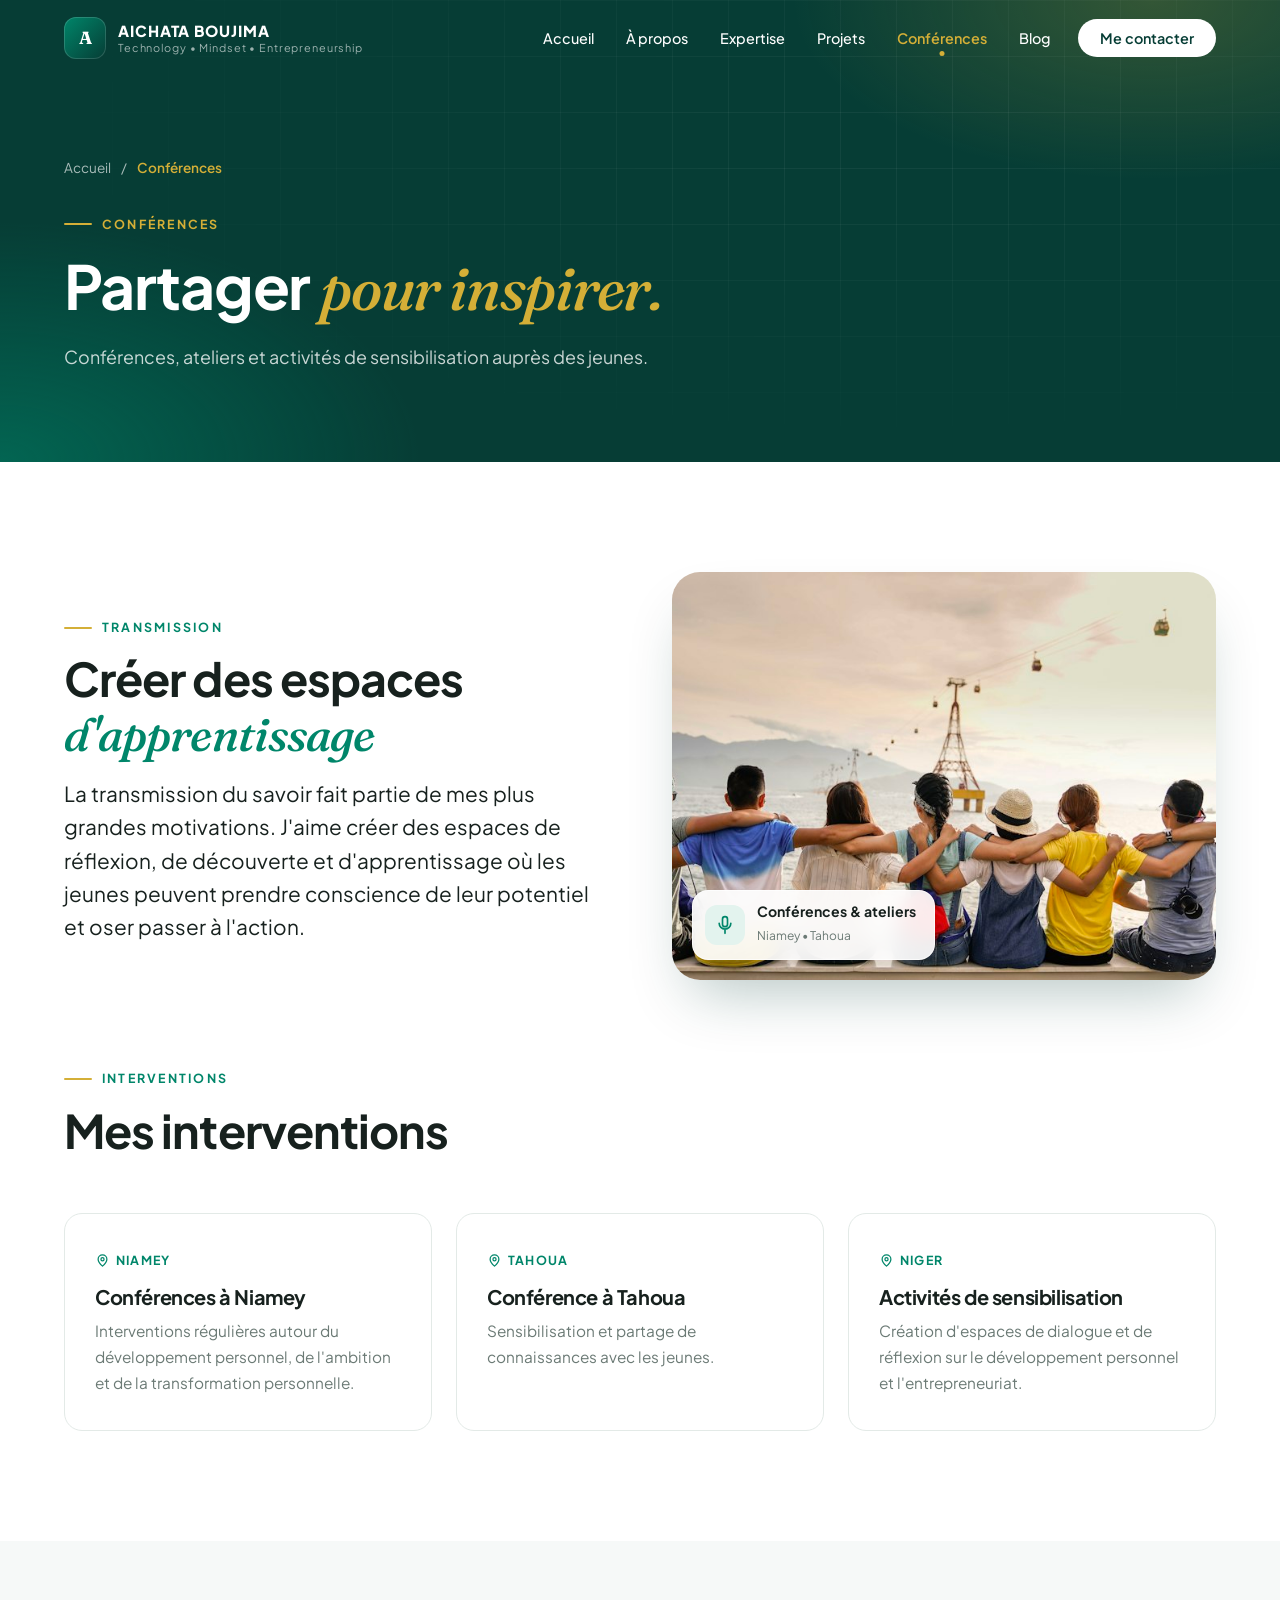
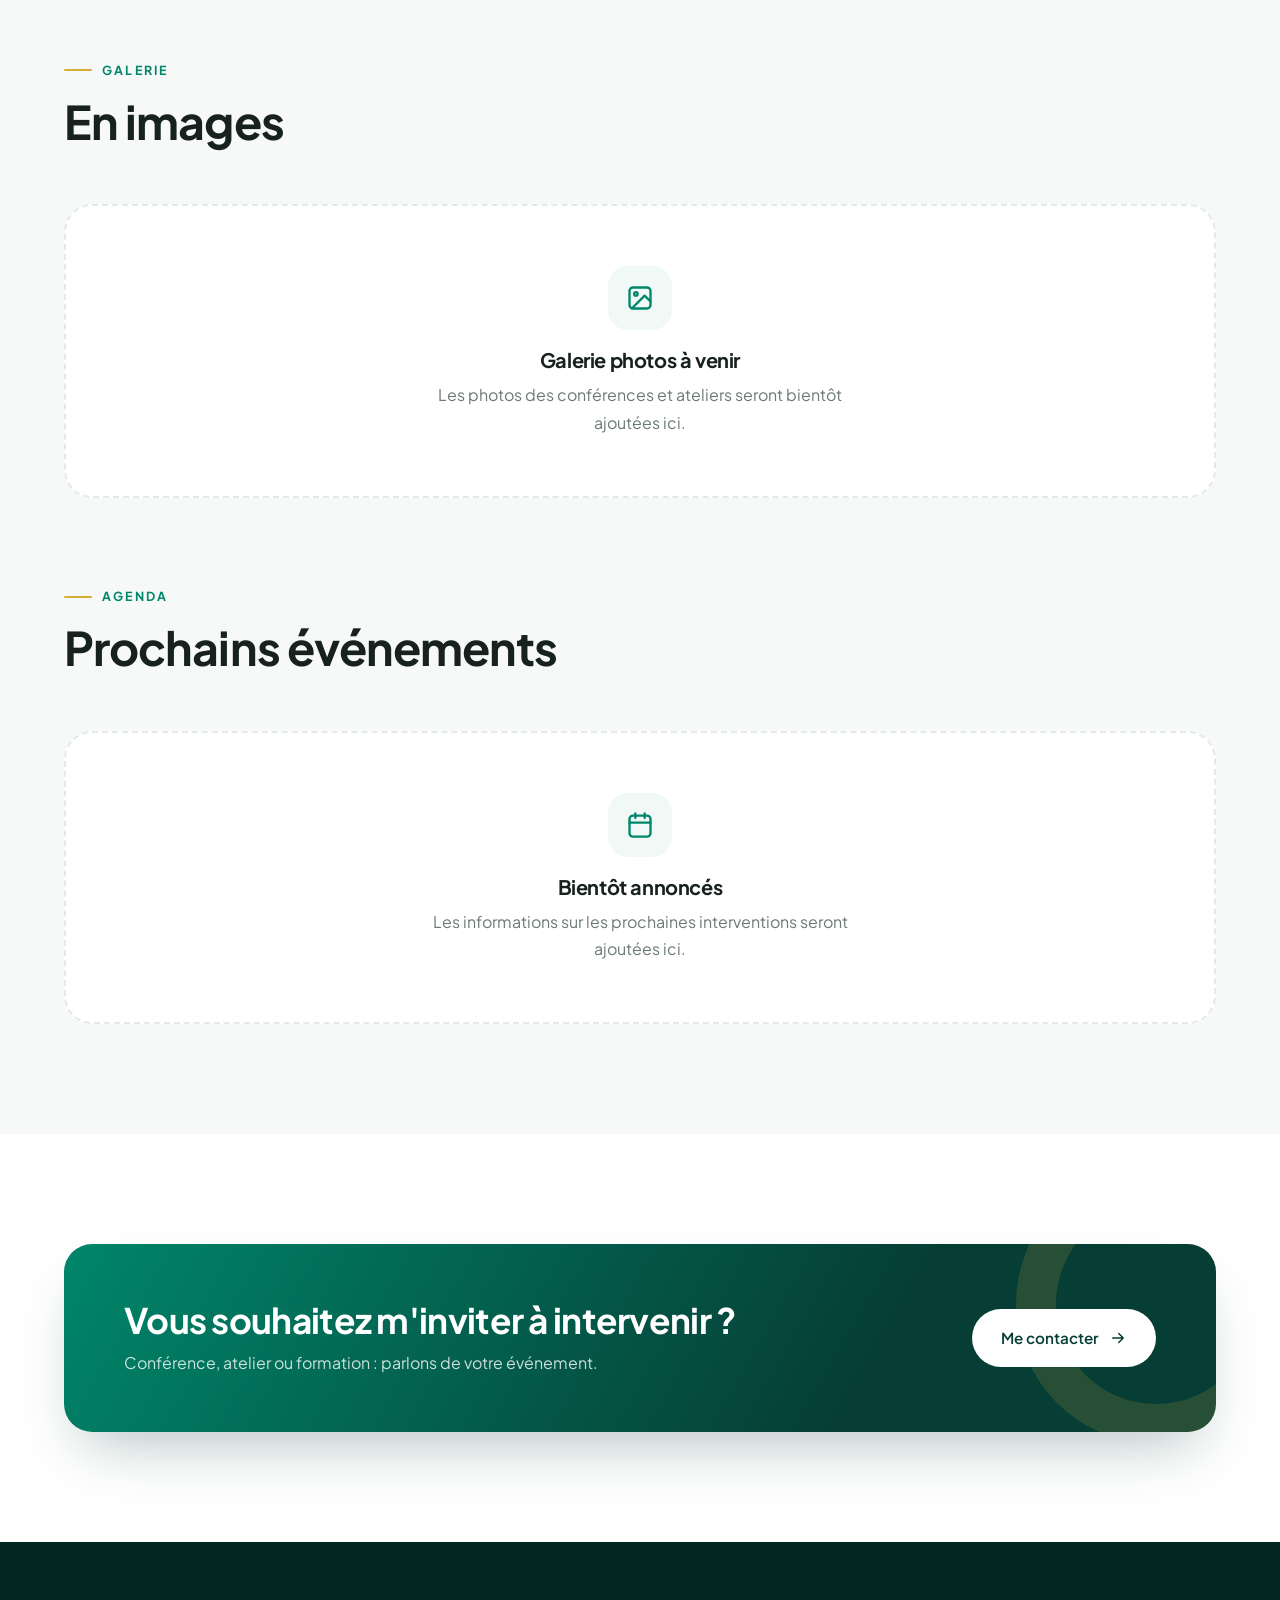
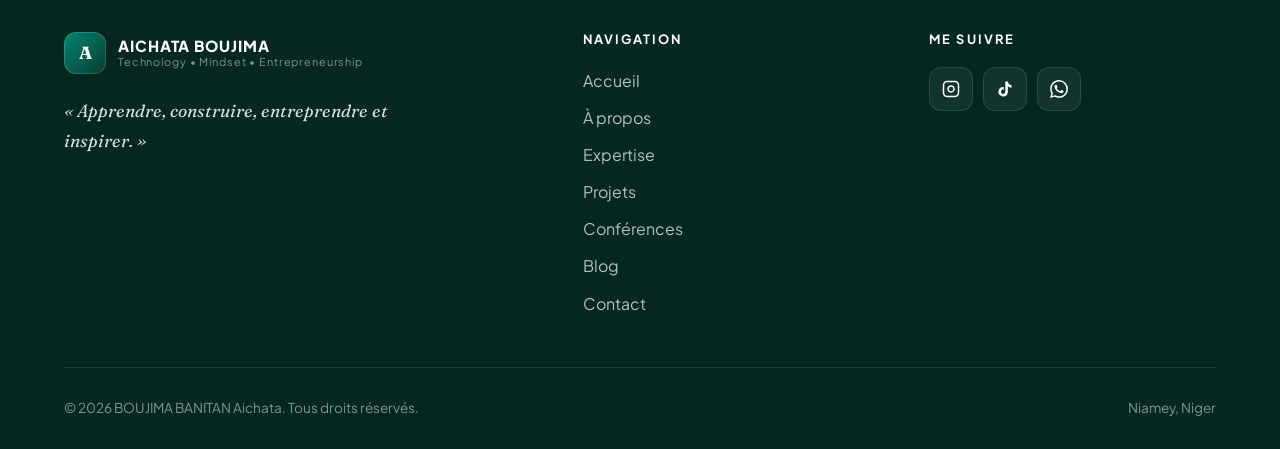
<file: conferences.html>
<!DOCTYPE html>
<html lang="fr">
<head>
    <meta charset="UTF-8">
    <meta name="viewport" content="width=device-width, initial-scale=1.0">
    <title>Conférences — Aichata Boujima</title>
    <meta name="description" content="Conférences et interventions d'Aichata Boujima à Niamey, Tahoua et ailleurs">
    <meta name="author" content="BOUJIMA BANITAN Aichata">
    <meta name="theme-color" content="#063D35">
    <link rel="icon" type="image/png" href="./images/Aichata_Logo-removebg-preview.png">

    <link rel="preconnect" href="https://fonts.googleapis.com">
    <link rel="preconnect" href="https://fonts.gstatic.com" crossorigin>
    <link href="https://fonts.googleapis.com/css2?family=Fraunces:ital,opsz,wght@0,9..144,500;0,9..144,700;1,9..144,400;1,9..144,500&family=Plus+Jakarta+Sans:wght@400;500;600;700;800&display=swap" rel="stylesheet">

    <link rel="stylesheet" href="styles.css">
</head>
<body>
    <nav class="navbar on-dark" id="navbar" aria-label="Navigation principale">
        <div class="container nav-container">
            <a href="index.html" class="nav-brand" aria-label="Accueil — Aichata Boujima">
                <span class="brand-mark">A</span>
                <span class="brand-text">
                    <span class="brand-name">AICHATA BOUJIMA</span>
                    <span class="brand-tagline">Technology • Mindset • Entrepreneurship</span>
                </span>
            </a>

            <button class="nav-toggle" id="navToggle" aria-label="Ouvrir le menu" aria-expanded="false" aria-controls="navMenu">
                <span></span><span></span><span></span>
            </button>

            <ul class="nav-menu" id="navMenu">
                <li><a href="index.html" class="nav-link">Accueil</a></li>
                <li><a href="a-propos.html" class="nav-link">À propos</a></li>
                <li><a href="expertise.html" class="nav-link">Expertise</a></li>
                <li><a href="projets.html" class="nav-link">Projets</a></li>
                <li><a href="conferences.html" class="nav-link active" aria-current="page">Conférences</a></li>
                <li><a href="blog.html" class="nav-link">Blog</a></li>
                <li><a href="contact.html" class="nav-cta">Me contacter</a></li>
            </ul>
        </div>
    </nav>

    <header class="page-hero">
        <div class="container">
            <nav class="breadcrumb" aria-label="Fil d'Ariane"><a href="index.html">Accueil</a><span>/</span><span aria-current="page">Conférences</span></nav>
            <span class="eyebrow light">Conférences</span>
            <h1>Partager <span class="serif-accent">pour inspirer.</span></h1>
            <p>Conférences, ateliers et activités de sensibilisation auprès des jeunes.</p>
        </div>
    </header>

    <section class="section">
        <div class="container">
            <div class="conf-intro">
                <div class="reveal">
                    <span class="eyebrow">Transmission</span>
                    <h2 class="section-title">Créer des espaces <span class="serif-accent">d'apprentissage</span></h2>
                    <p class="big">La transmission du savoir fait partie de mes plus grandes motivations. J'aime créer des espaces de réflexion, de découverte et d'apprentissage où les jeunes peuvent prendre conscience de leur potentiel et oser passer à l'action.</p>
                </div>
                <div class="conf-photo reveal reveal-delay-2">
                    <img src="./images/photos/conference-sensibilisation.jpg" alt="Groupe de jeunes réunis" loading="lazy">
                    <div class="float-card">
                        <span class="ico"><svg viewBox="0 0 24 24" fill="none" stroke="currentColor" stroke-width="2" stroke-linecap="round" stroke-linejoin="round"><rect x="9" y="2" width="6" height="12" rx="3"/><path d="M5 10a7 7 0 0 0 14 0M12 17v5"/></svg></span>
                        <span><strong>Conférences &amp; ateliers</strong><small>Niamey • Tahoua</small></span>
                    </div>
                </div>
            </div>

            <div class="section-head reveal">
                <span class="eyebrow">Interventions</span>
                <h2 class="section-title">Mes interventions</h2>
            </div>
            <div class="timeline" id="eventsList">
                <div class="conference-item reveal reveal-delay-1">
                    <span class="loc"><svg viewBox="0 0 24 24" fill="none" stroke="currentColor" stroke-width="2" stroke-linecap="round" stroke-linejoin="round"><path d="M12 21s-7-6.1-7-11a7 7 0 0 1 14 0c0 4.9-7 11-7 11z"/><circle cx="12" cy="10" r="2.5"/></svg> Niamey</span>
                    <h3>Conférences à Niamey</h3>
                    <p>Interventions régulières autour du développement personnel, de l'ambition et de la transformation personnelle.</p>
                </div>
                <div class="conference-item reveal reveal-delay-2">
                    <span class="loc"><svg viewBox="0 0 24 24" fill="none" stroke="currentColor" stroke-width="2" stroke-linecap="round" stroke-linejoin="round"><path d="M12 21s-7-6.1-7-11a7 7 0 0 1 14 0c0 4.9-7 11-7 11z"/><circle cx="12" cy="10" r="2.5"/></svg> Tahoua</span>
                    <h3>Conférence à Tahoua</h3>
                    <p>Sensibilisation et partage de connaissances avec les jeunes.</p>
                </div>
                <div class="conference-item reveal reveal-delay-3">
                    <span class="loc"><svg viewBox="0 0 24 24" fill="none" stroke="currentColor" stroke-width="2" stroke-linecap="round" stroke-linejoin="round"><path d="M12 21s-7-6.1-7-11a7 7 0 0 1 14 0c0 4.9-7 11-7 11z"/><circle cx="12" cy="10" r="2.5"/></svg> Niger</span>
                    <h3>Activités de sensibilisation</h3>
                    <p>Création d'espaces de dialogue et de réflexion sur le développement personnel et l'entrepreneuriat.</p>
                </div>
            </div>
        </div>
    </section>

    <section class="section section-soft">
        <div class="container">
            <div class="section-head reveal">
                <span class="eyebrow">Galerie</span>
                <h2 class="section-title">En images</h2>
            </div>
            <div class="conferences-gallery reveal">
                <div class="empty-state">
                    <span class="ico"><svg viewBox="0 0 24 24" fill="none" stroke="currentColor" stroke-width="2" stroke-linecap="round" stroke-linejoin="round"><rect x="3" y="3" width="18" height="18" rx="3"/><circle cx="8.5" cy="8.5" r="1.5"/><path d="m21 15-5-5L5 21"/></svg></span>
                    <h3>Galerie photos à venir</h3>
                    <p>Les photos des conférences et ateliers seront bientôt ajoutées ici.</p>
                </div>
            </div>

            <div class="section-head reveal" style="margin-top: 80px;">
                <span class="eyebrow">Agenda</span>
                <h2 class="section-title">Prochains événements</h2>
            </div>
            <div id="upcomingEvents" class="reveal">
            <div class="empty-state">
                <span class="ico"><svg viewBox="0 0 24 24" fill="none" stroke="currentColor" stroke-width="2" stroke-linecap="round" stroke-linejoin="round"><rect x="3" y="4" width="18" height="18" rx="3"/><path d="M16 2v4M8 2v4M3 10h18"/></svg></span>
                <h3>Bientôt annoncés</h3>
                <p>Les informations sur les prochaines interventions seront ajoutées ici.</p>
            </div>
            </div>
        </div>
    </section>

    <section class="section">
        <div class="container">
            <div class="cta-box reveal">
                <div>
                    <h2>Vous souhaitez m'inviter à intervenir ?</h2>
                    <p>Conférence, atelier ou formation : parlons de votre événement.</p>
                </div>
                <div class="cta-actions">
                    <a href="contact.html" class="btn btn-light">Me contacter <svg viewBox="0 0 24 24" fill="none" stroke="currentColor" stroke-width="2" stroke-linecap="round" stroke-linejoin="round"><path d="M5 12h14M13 6l6 6-6 6"/></svg></a>
                </div>
            </div>
        </div>
    </section>

    <footer class="footer">
        <div class="container">
            <div class="footer-content">
                <div class="footer-brand">
                    <a href="index.html" class="nav-brand">
                        <span class="brand-mark">A</span>
                        <span class="brand-text">
                            <span class="brand-name">AICHATA BOUJIMA</span>
                            <span class="brand-tagline">Technology • Mindset • Entrepreneurship</span>
                        </span>
                    </a>
                    <p class="footer-motto">« Apprendre, construire, entreprendre et inspirer. »</p>
                </div>

                <div class="footer-links">
                    <h4>Navigation</h4>
                    <ul>
                        <li><a href="index.html">Accueil</a></li>
                        <li><a href="a-propos.html">À propos</a></li>
                        <li><a href="expertise.html">Expertise</a></li>
                        <li><a href="projets.html">Projets</a></li>
                        <li><a href="conferences.html">Conférences</a></li>
                        <li><a href="blog.html">Blog</a></li>
                        <li><a href="contact.html">Contact</a></li>
                    </ul>
                </div>

                <div class="footer-social">
                    <h4>Me suivre</h4>
                    <div class="footer-social-links">
                        <a href="#" data-network="instagram" aria-label="Instagram" title="Instagram"><svg viewBox="0 0 24 24" fill="none" stroke="currentColor" stroke-width="2"><rect x="2" y="2" width="20" height="20" rx="5"/><path d="M16 11.37A4 4 0 1 1 12.63 8 4 4 0 0 1 16 11.37z"/><line x1="17.5" y1="6.5" x2="17.51" y2="6.5"/></svg></a>
                        <a href="#" data-network="tiktok" aria-label="TikTok" title="TikTok"><svg viewBox="0 0 24 24" fill="currentColor"><path d="M19.59 6.69a4.83 4.83 0 0 1-3.77-4.25V2h-3.45v13.67a2.89 2.89 0 0 1-5.2 1.74 2.89 2.89 0 0 1 2.31-4.64 2.93 2.93 0 0 1 .88.13V9.4a6.84 6.84 0 0 0-1-.05A6.33 6.33 0 0 0 5 20.1a6.34 6.34 0 0 0 10.86-4.43v-7a8.16 8.16 0 0 0 4.77 1.52v-3.4a4.85 4.85 0 0 1-1-.1z"/></svg></a>
                        <a href="#" data-network="whatsapp" aria-label="WhatsApp Channel" title="WhatsApp Channel"><svg viewBox="0 0 24 24" fill="currentColor"><path d="M17.47 14.38c-.3-.15-1.76-.87-2.03-.97-.27-.1-.47-.15-.67.15-.2.3-.77.97-.94 1.16-.17.2-.35.22-.64.08-.3-.15-1.26-.46-2.39-1.48-.88-.79-1.48-1.76-1.65-2.06-.17-.3-.02-.46.13-.6.13-.14.3-.35.45-.52.15-.17.2-.3.3-.5.1-.2.05-.37-.03-.52-.07-.15-.67-1.61-.92-2.2-.24-.58-.49-.5-.67-.51h-.57c-.2 0-.52.07-.8.37-.27.3-1.04 1.02-1.04 2.48s1.07 2.88 1.21 3.07c.15.2 2.1 3.2 5.08 4.49.71.3 1.26.49 1.7.63.71.22 1.36.19 1.87.12.57-.09 1.76-.72 2-1.41.25-.7.25-1.29.18-1.41-.08-.13-.27-.2-.57-.35M12.05 21.79h-.01a9.87 9.87 0 0 1-5.03-1.38l-.36-.21-3.74.98 1-3.65-.24-.37a9.86 9.86 0 0 1-1.51-5.26c0-5.45 4.44-9.88 9.89-9.88 2.64 0 5.12 1.03 6.99 2.9a9.83 9.83 0 0 1 2.89 7c0 5.45-4.44 9.88-9.88 9.88m8.41-18.3A11.82 11.82 0 0 0 12.05 0C5.5 0 .16 5.34.16 11.89c0 2.1.55 4.14 1.59 5.95L.06 24l6.3-1.65a11.88 11.88 0 0 0 5.68 1.45h.01c6.55 0 11.89-5.34 11.89-11.89a11.82 11.82 0 0 0-3.48-8.41z"/></svg></a>
                        <a href="#" data-network="linkedin" aria-label="LinkedIn" title="LinkedIn"><svg viewBox="0 0 24 24" fill="none" stroke="currentColor" stroke-width="2"><path d="M16 8a6 6 0 0 1 6 6v7h-4v-7a2 2 0 0 0-4 0v7h-4v-7a6 6 0 0 1 6-6z"/><rect x="2" y="9" width="4" height="12"/><circle cx="4" cy="4" r="2"/></svg></a>
                        <a href="#" data-network="github" aria-label="GitHub" title="GitHub"><svg viewBox="0 0 24 24" fill="none" stroke="currentColor" stroke-width="2"><path d="M9 19c-5 1.5-5-2.5-7-3m14 6v-3.87a3.37 3.37 0 0 0-.94-2.61c3.14-.35 6.44-1.54 6.44-7A5.44 5.44 0 0 0 20 4.77 5.07 5.07 0 0 0 19.91 1S18.73.65 16 2.48a13.38 13.38 0 0 0-7 0C6.27.65 5.09 1 5.09 1A5.07 5.07 0 0 0 5 4.77a5.44 5.44 0 0 0-1.5 3.78c0 5.42 3.3 6.61 6.44 7A3.37 3.37 0 0 0 9 18.13V22"/></svg></a>
                    </div>
                </div>
            </div>

            <div class="footer-bottom">
                <p>&copy; <span id="currentYear"></span> BOUJIMA BANITAN Aichata. Tous droits réservés.</p>
                <p>Niamey, Niger</p>
            </div>
        </div>
    </footer>

    <script src="data.js"></script>
    <script src="script.js"></script>
</body>
</html>
</file>
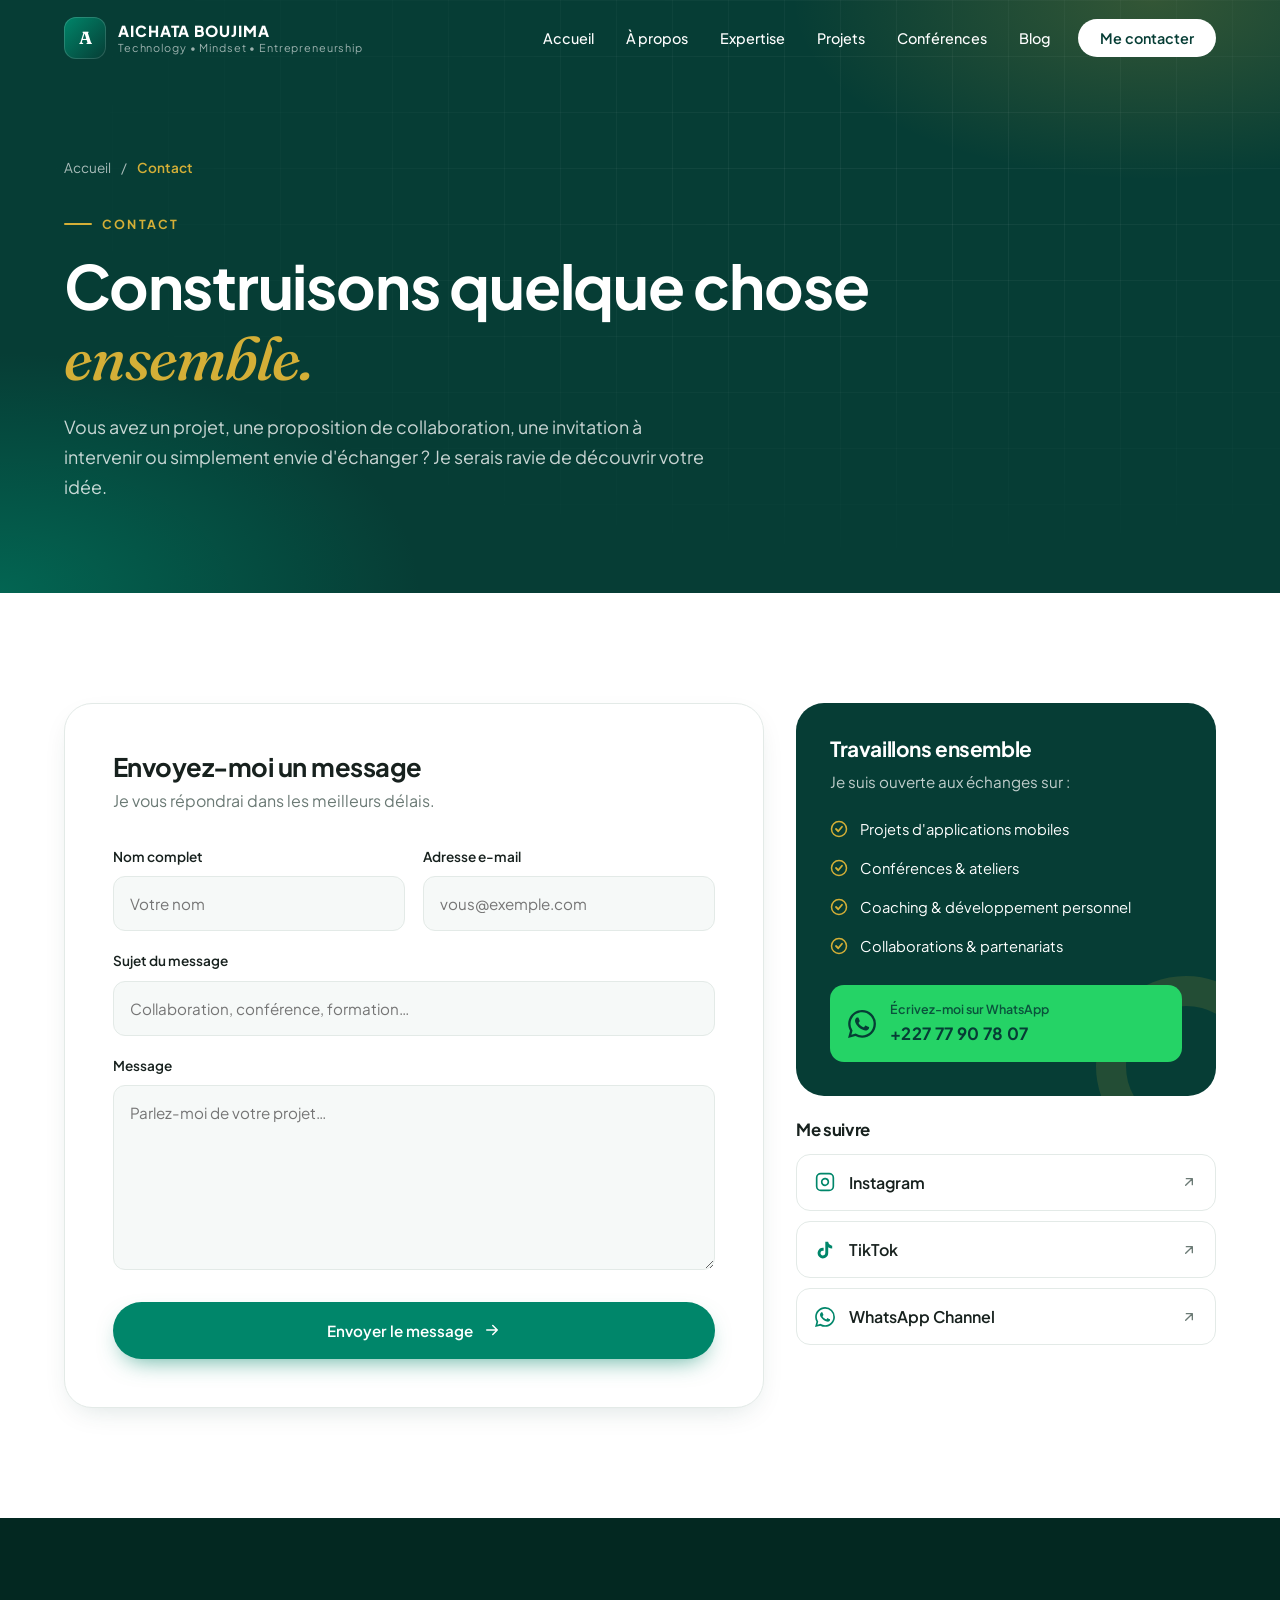
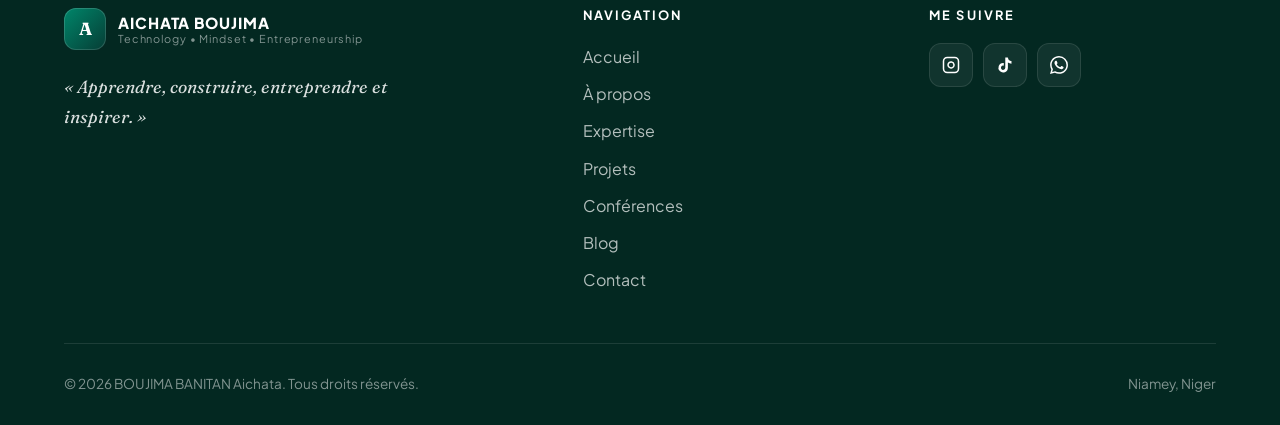
<file: contact.html>
<!DOCTYPE html>
<html lang="fr">
<head>
    <meta charset="UTF-8">
    <meta name="viewport" content="width=device-width, initial-scale=1.0">
    <title>Contact — Aichata Boujima</title>
    <meta name="description" content="Contactez Aichata Boujima pour un projet, une collaboration ou une invitation à intervenir">
    <meta name="author" content="BOUJIMA BANITAN Aichata">
    <meta name="theme-color" content="#063D35">
    <link rel="icon" type="image/png" href="./images/Aichata_Logo-removebg-preview.png">

    <link rel="preconnect" href="https://fonts.googleapis.com">
    <link rel="preconnect" href="https://fonts.gstatic.com" crossorigin>
    <link href="https://fonts.googleapis.com/css2?family=Fraunces:ital,opsz,wght@0,9..144,500;0,9..144,700;1,9..144,400;1,9..144,500&family=Plus+Jakarta+Sans:wght@400;500;600;700;800&display=swap" rel="stylesheet">

    <link rel="stylesheet" href="styles.css">
</head>
<body>
    <nav class="navbar on-dark" id="navbar" aria-label="Navigation principale">
        <div class="container nav-container">
            <a href="index.html" class="nav-brand" aria-label="Accueil — Aichata Boujima">
                <span class="brand-mark">A</span>
                <span class="brand-text">
                    <span class="brand-name">AICHATA BOUJIMA</span>
                    <span class="brand-tagline">Technology • Mindset • Entrepreneurship</span>
                </span>
            </a>

            <button class="nav-toggle" id="navToggle" aria-label="Ouvrir le menu" aria-expanded="false" aria-controls="navMenu">
                <span></span><span></span><span></span>
            </button>

            <ul class="nav-menu" id="navMenu">
                <li><a href="index.html" class="nav-link">Accueil</a></li>
                <li><a href="a-propos.html" class="nav-link">À propos</a></li>
                <li><a href="expertise.html" class="nav-link">Expertise</a></li>
                <li><a href="projets.html" class="nav-link">Projets</a></li>
                <li><a href="conferences.html" class="nav-link">Conférences</a></li>
                <li><a href="blog.html" class="nav-link">Blog</a></li>
                <li><a href="contact.html" class="nav-cta active">Me contacter</a></li>
            </ul>
        </div>
    </nav>

    <header class="page-hero">
        <div class="container">
            <nav class="breadcrumb" aria-label="Fil d'Ariane"><a href="index.html">Accueil</a><span>/</span><span aria-current="page">Contact</span></nav>
            <span class="eyebrow light">Contact</span>
            <h1>Construisons quelque chose <span class="serif-accent">ensemble.</span></h1>
            <p>Vous avez un projet, une proposition de collaboration, une invitation à intervenir ou simplement envie d'échanger ? Je serais ravie de découvrir votre idée.</p>
        </div>
    </header>

    <section class="section">
        <div class="container contact-grid">
            <div class="contact-card reveal">
                <h2>Envoyez-moi un message</h2>
                <p>Je vous répondrai dans les meilleurs délais.</p>
                <form id="contactForm" novalidate>
                    <div class="form-row">
                        <div class="form-group">
                            <label for="name">Nom complet</label>
                            <input type="text" id="name" name="name" autocomplete="name" placeholder="Votre nom" required>
                        </div>
                        <div class="form-group">
                            <label for="email">Adresse e-mail</label>
                            <input type="email" id="email" name="email" autocomplete="email" placeholder="vous@exemple.com" required>
                        </div>
                    </div>
                    <div class="form-group">
                        <label for="subject">Sujet du message</label>
                        <input type="text" id="subject" name="subject" placeholder="Collaboration, conférence, formation…" required>
                    </div>
                    <div class="form-group">
                        <label for="message">Message</label>
                        <textarea id="message" name="message" rows="6" placeholder="Parlez-moi de votre projet…" required></textarea>
                    </div>
                    <button type="submit" class="btn btn-primary">Envoyer le message <svg viewBox="0 0 24 24" fill="none" stroke="currentColor" stroke-width="2" stroke-linecap="round" stroke-linejoin="round"><path d="M5 12h14M13 6l6 6-6 6"/></svg></button>
                    <div class="form-message" id="formMessage" role="status" aria-live="polite"></div>
                </form>
            </div>

            <aside class="contact-side">
                <div class="info-card reveal reveal-delay-1">
                    <h3>Travaillons ensemble</h3>
                    <p>Je suis ouverte aux échanges sur :</p>
                    <ul class="info-list">
                        <li><svg viewBox="0 0 24 24" fill="none" stroke="currentColor" stroke-width="2.4" stroke-linecap="round" stroke-linejoin="round"><circle cx="12" cy="12" r="10" stroke-width="2"/><path d="m8 12 3 3 5-6"/></svg> Projets d'applications mobiles</li>
                        <li><svg viewBox="0 0 24 24" fill="none" stroke="currentColor" stroke-width="2.4" stroke-linecap="round" stroke-linejoin="round"><circle cx="12" cy="12" r="10" stroke-width="2"/><path d="m8 12 3 3 5-6"/></svg> Conférences &amp; ateliers</li>
                        <li><svg viewBox="0 0 24 24" fill="none" stroke="currentColor" stroke-width="2.4" stroke-linecap="round" stroke-linejoin="round"><circle cx="12" cy="12" r="10" stroke-width="2"/><path d="m8 12 3 3 5-6"/></svg> Coaching &amp; développement personnel</li>
                        <li><svg viewBox="0 0 24 24" fill="none" stroke="currentColor" stroke-width="2.4" stroke-linecap="round" stroke-linejoin="round"><circle cx="12" cy="12" r="10" stroke-width="2"/><path d="m8 12 3 3 5-6"/></svg> Collaborations &amp; partenariats</li>
                    </ul>
                    <a href="#" class="whatsapp-cta" data-network="whatsappChat">
                        <svg viewBox="0 0 24 24" fill="currentColor"><path d="M17.47 14.38c-.3-.15-1.76-.87-2.03-.97-.27-.1-.47-.15-.67.15-.2.3-.77.97-.94 1.16-.17.2-.35.22-.64.08-.3-.15-1.26-.46-2.39-1.480-.88-.79-1.480-1.76-1.65-2.06-.17-.3-.02-.46.13-.6.13-.14.3-.35.45-.52.15-.17.2-.3.3-.5.1-.2.05-.37-.03-.52-.07-.15-.67-1.61-.92-2.2-.24-.58-.49-.5-.67-.51h-.57c-.2 0-.52.07-.8.37-.27.3-1.04 1.02-1.04 2.48s1.07 2.88 1.21 3.07c.15.2 2.1 3.2 5.08 4.49.71.3 1.26.49 1.7.63.71.22 1.36.19 1.87.12.57-.09 1.76-.72 2-1.41.25-.7.25-1.29.18-1.41-.08-.13-.27-.2-.57-.35M12.05 21.79h-.01a9.87 9.87 0 0 1-5.03-1.38l-.36-.21-3.74.98 1-3.65-.24-.37a9.86 9.86 0 0 1-1.51-5.26c0-5.45 4.44-9.88 9.890-9.88 2.64 0 5.12 1.03 6.99 2.9a9.83 9.83 0 0 1 2.89 7c0 5.45-4.44 9.88-9.88 9.88m8.41-18.3A11.82 11.82 0 0 0 12.05 0C5.5 0 .16 5.34.16 11.89c0 2.1.55 4.14 1.59 5.95L.06 24l6.3-1.65a11.88 11.88 0 0 0 5.68 1.45h.01c6.55 0 11.89-5.34 11.89-11.89a11.82 11.82 0 0 0-3.48-8.41z"/></svg>
                        <span><small>Écrivez-moi sur WhatsApp</small><strong>+227 77 90 78 07</strong></span>
                    </a>
                </div>
                <div class="reveal reveal-delay-2">
                    <h3 class="side-title">Me suivre</h3>
                    <div class="social-links">
                        <a href="#" class="social-link" data-network="instagram"><svg viewBox="0 0 24 24" fill="none" stroke="currentColor" stroke-width="2"><rect x="2" y="2" width="20" height="20" rx="5"/><path d="M16 11.37A4 4 0 1 1 12.63 8 4 4 0 0 1 16 11.37z"/><line x1="17.5" y1="6.5" x2="17.51" y2="6.5"/></svg> Instagram <svg class="go" viewBox="0 0 24 24" fill="none" stroke="currentColor" stroke-width="2" stroke-linecap="round" stroke-linejoin="round"><path d="M7 17 17 7M8 7h9v9"/></svg></a>
                        <a href="#" class="social-link" data-network="tiktok"><svg viewBox="0 0 24 24" fill="currentColor"><path d="M19.59 6.69a4.83 4.83 0 0 1-3.77-4.25V2h-3.45v13.67a2.89 2.89 0 0 1-5.2 1.74 2.89 2.89 0 0 1 2.31-4.64 2.93 2.93 0 0 1 .88.13V9.4a6.84 6.84 0 0 0-1-.05A6.33 6.33 0 0 0 5 20.1a6.34 6.34 0 0 0 10.86-4.43v-7a8.16 8.16 0 0 0 4.77 1.52v-3.4a4.85 4.85 0 0 1-1-.1z"/></svg> TikTok <svg class="go" viewBox="0 0 24 24" fill="none" stroke="currentColor" stroke-width="2" stroke-linecap="round" stroke-linejoin="round"><path d="M7 17 17 7M8 7h9v9"/></svg></a>
                        <a href="#" class="social-link" data-network="whatsapp"><svg viewBox="0 0 24 24" fill="currentColor"><path d="M17.47 14.38c-.3-.15-1.76-.87-2.03-.97-.27-.1-.47-.15-.67.15-.2.3-.77.97-.94 1.16-.17.2-.35.22-.64.08-.3-.15-1.26-.46-2.39-1.48-.88-.79-1.48-1.76-1.65-2.06-.17-.3-.02-.46.13-.6.13-.14.3-.35.45-.52.15-.17.2-.3.3-.5.1-.2.05-.37-.03-.52-.07-.15-.67-1.61-.92-2.2-.24-.58-.49-.5-.67-.51h-.57c-.2 0-.52.07-.8.37-.27.3-1.04 1.02-1.04 2.48s1.07 2.88 1.21 3.07c.15.2 2.1 3.2 5.08 4.49.71.3 1.26.49 1.7.63.71.22 1.36.19 1.87.12.57-.09 1.76-.72 2-1.41.25-.7.25-1.29.18-1.41-.08-.13-.27-.2-.57-.35M12.05 21.79h-.01a9.87 9.87 0 0 1-5.03-1.38l-.36-.21-3.74.98 1-3.65-.24-.37a9.86 9.86 0 0 1-1.51-5.26c0-5.45 4.44-9.88 9.89-9.88 2.64 0 5.12 1.03 6.99 2.9a9.83 9.83 0 0 1 2.89 7c0 5.45-4.44 9.88-9.88 9.88m8.41-18.3A11.82 11.82 0 0 0 12.05 0C5.5 0 .16 5.34.16 11.89c0 2.1.55 4.14 1.59 5.95L.06 24l6.3-1.65a11.88 11.88 0 0 0 5.68 1.45h.01c6.55 0 11.89-5.34 11.89-11.89a11.82 11.82 0 0 0-3.48-8.41z"/></svg> WhatsApp Channel <svg class="go" viewBox="0 0 24 24" fill="none" stroke="currentColor" stroke-width="2" stroke-linecap="round" stroke-linejoin="round"><path d="M7 17 17 7M8 7h9v9"/></svg></a>
                        <a href="#" class="social-link" data-network="linkedin"><svg viewBox="0 0 24 24" fill="none" stroke="currentColor" stroke-width="2"><path d="M16 8a6 6 0 0 1 6 6v7h-4v-7a2 2 0 0 0-4 0v7h-4v-7a6 6 0 0 1 6-6z"/><rect x="2" y="9" width="4" height="12"/><circle cx="4" cy="4" r="2"/></svg> LinkedIn <svg class="go" viewBox="0 0 24 24" fill="none" stroke="currentColor" stroke-width="2" stroke-linecap="round" stroke-linejoin="round"><path d="M7 17 17 7M8 7h9v9"/></svg></a>
                        <a href="#" class="social-link" data-network="github"><svg viewBox="0 0 24 24" fill="none" stroke="currentColor" stroke-width="2"><path d="M9 19c-5 1.5-5-2.5-7-3m14 6v-3.87a3.37 3.37 0 0 0-.94-2.61c3.14-.35 6.44-1.54 6.44-7A5.44 5.44 0 0 0 20 4.77 5.07 5.07 0 0 0 19.91 1S18.73.65 16 2.48a13.38 13.38 0 0 0-7 0C6.27.65 5.09 1 5.09 1A5.07 5.07 0 0 0 5 4.77a5.44 5.44 0 0 0-1.5 3.78c0 5.42 3.3 6.61 6.44 7A3.37 3.37 0 0 0 9 18.13V22"/></svg> GitHub <svg class="go" viewBox="0 0 24 24" fill="none" stroke="currentColor" stroke-width="2" stroke-linecap="round" stroke-linejoin="round"><path d="M7 17 17 7M8 7h9v9"/></svg></a>
                    </div>
                </div>
            </aside>
        </div>
    </section>

    <footer class="footer">
        <div class="container">
            <div class="footer-content">
                <div class="footer-brand">
                    <a href="index.html" class="nav-brand">
                        <span class="brand-mark">A</span>
                        <span class="brand-text">
                            <span class="brand-name">AICHATA BOUJIMA</span>
                            <span class="brand-tagline">Technology • Mindset • Entrepreneurship</span>
                        </span>
                    </a>
                    <p class="footer-motto">« Apprendre, construire, entreprendre et inspirer. »</p>
                </div>

                <div class="footer-links">
                    <h4>Navigation</h4>
                    <ul>
                        <li><a href="index.html">Accueil</a></li>
                        <li><a href="a-propos.html">À propos</a></li>
                        <li><a href="expertise.html">Expertise</a></li>
                        <li><a href="projets.html">Projets</a></li>
                        <li><a href="conferences.html">Conférences</a></li>
                        <li><a href="blog.html">Blog</a></li>
                        <li><a href="contact.html">Contact</a></li>
                    </ul>
                </div>

                <div class="footer-social">
                    <h4>Me suivre</h4>
                    <div class="footer-social-links">
                        <a href="#" data-network="instagram" aria-label="Instagram" title="Instagram"><svg viewBox="0 0 24 24" fill="none" stroke="currentColor" stroke-width="2"><rect x="2" y="2" width="20" height="20" rx="5"/><path d="M16 11.37A4 4 0 1 1 12.63 8 4 4 0 0 1 16 11.37z"/><line x1="17.5" y1="6.5" x2="17.51" y2="6.5"/></svg></a>
                        <a href="#" data-network="tiktok" aria-label="TikTok" title="TikTok"><svg viewBox="0 0 24 24" fill="currentColor"><path d="M19.59 6.69a4.83 4.83 0 0 1-3.77-4.25V2h-3.45v13.67a2.89 2.89 0 0 1-5.2 1.74 2.89 2.89 0 0 1 2.31-4.64 2.93 2.93 0 0 1 .88.13V9.4a6.84 6.84 0 0 0-1-.05A6.33 6.33 0 0 0 5 20.1a6.34 6.34 0 0 0 10.86-4.43v-7a8.16 8.16 0 0 0 4.77 1.52v-3.4a4.85 4.85 0 0 1-1-.1z"/></svg></a>
                        <a href="#" data-network="whatsapp" aria-label="WhatsApp Channel" title="WhatsApp Channel"><svg viewBox="0 0 24 24" fill="currentColor"><path d="M17.47 14.38c-.3-.15-1.76-.87-2.03-.97-.27-.1-.47-.15-.67.15-.2.3-.77.97-.94 1.16-.17.2-.35.22-.64.08-.3-.15-1.26-.46-2.39-1.48-.88-.79-1.48-1.76-1.65-2.06-.17-.3-.02-.46.13-.6.13-.14.3-.35.45-.52.15-.17.2-.3.3-.5.1-.2.05-.37-.03-.52-.07-.15-.67-1.61-.92-2.2-.24-.58-.49-.5-.67-.51h-.57c-.2 0-.52.07-.8.37-.27.3-1.04 1.02-1.04 2.48s1.07 2.88 1.21 3.07c.15.2 2.1 3.2 5.08 4.49.71.3 1.26.49 1.7.63.71.22 1.36.19 1.87.12.57-.09 1.76-.72 2-1.41.25-.7.25-1.29.18-1.41-.08-.13-.27-.2-.57-.35M12.05 21.79h-.01a9.87 9.87 0 0 1-5.03-1.38l-.36-.21-3.74.98 1-3.65-.24-.37a9.86 9.86 0 0 1-1.51-5.26c0-5.45 4.44-9.88 9.89-9.88 2.64 0 5.12 1.03 6.99 2.9a9.83 9.83 0 0 1 2.89 7c0 5.45-4.44 9.88-9.88 9.88m8.41-18.3A11.82 11.82 0 0 0 12.05 0C5.5 0 .16 5.34.16 11.89c0 2.1.55 4.14 1.59 5.95L.06 24l6.3-1.65a11.88 11.88 0 0 0 5.68 1.45h.01c6.55 0 11.89-5.34 11.89-11.89a11.82 11.82 0 0 0-3.48-8.41z"/></svg></a>
                        <a href="#" data-network="linkedin" aria-label="LinkedIn" title="LinkedIn"><svg viewBox="0 0 24 24" fill="none" stroke="currentColor" stroke-width="2"><path d="M16 8a6 6 0 0 1 6 6v7h-4v-7a2 2 0 0 0-4 0v7h-4v-7a6 6 0 0 1 6-6z"/><rect x="2" y="9" width="4" height="12"/><circle cx="4" cy="4" r="2"/></svg></a>
                        <a href="#" data-network="github" aria-label="GitHub" title="GitHub"><svg viewBox="0 0 24 24" fill="none" stroke="currentColor" stroke-width="2"><path d="M9 19c-5 1.5-5-2.5-7-3m14 6v-3.87a3.37 3.37 0 0 0-.94-2.61c3.14-.35 6.44-1.54 6.44-7A5.44 5.44 0 0 0 20 4.77 5.07 5.07 0 0 0 19.91 1S18.73.65 16 2.48a13.38 13.38 0 0 0-7 0C6.27.65 5.09 1 5.09 1A5.07 5.07 0 0 0 5 4.77a5.44 5.44 0 0 0-1.5 3.78c0 5.42 3.3 6.61 6.44 7A3.37 3.37 0 0 0 9 18.13V22"/></svg></a>
                    </div>
                </div>
            </div>

            <div class="footer-bottom">
                <p>&copy; <span id="currentYear"></span> BOUJIMA BANITAN Aichata. Tous droits réservés.</p>
                <p>Niamey, Niger</p>
            </div>
        </div>
    </footer>

    <script src="data.js"></script>
    <script src="script.js"></script>
</body>
</html>
</file>
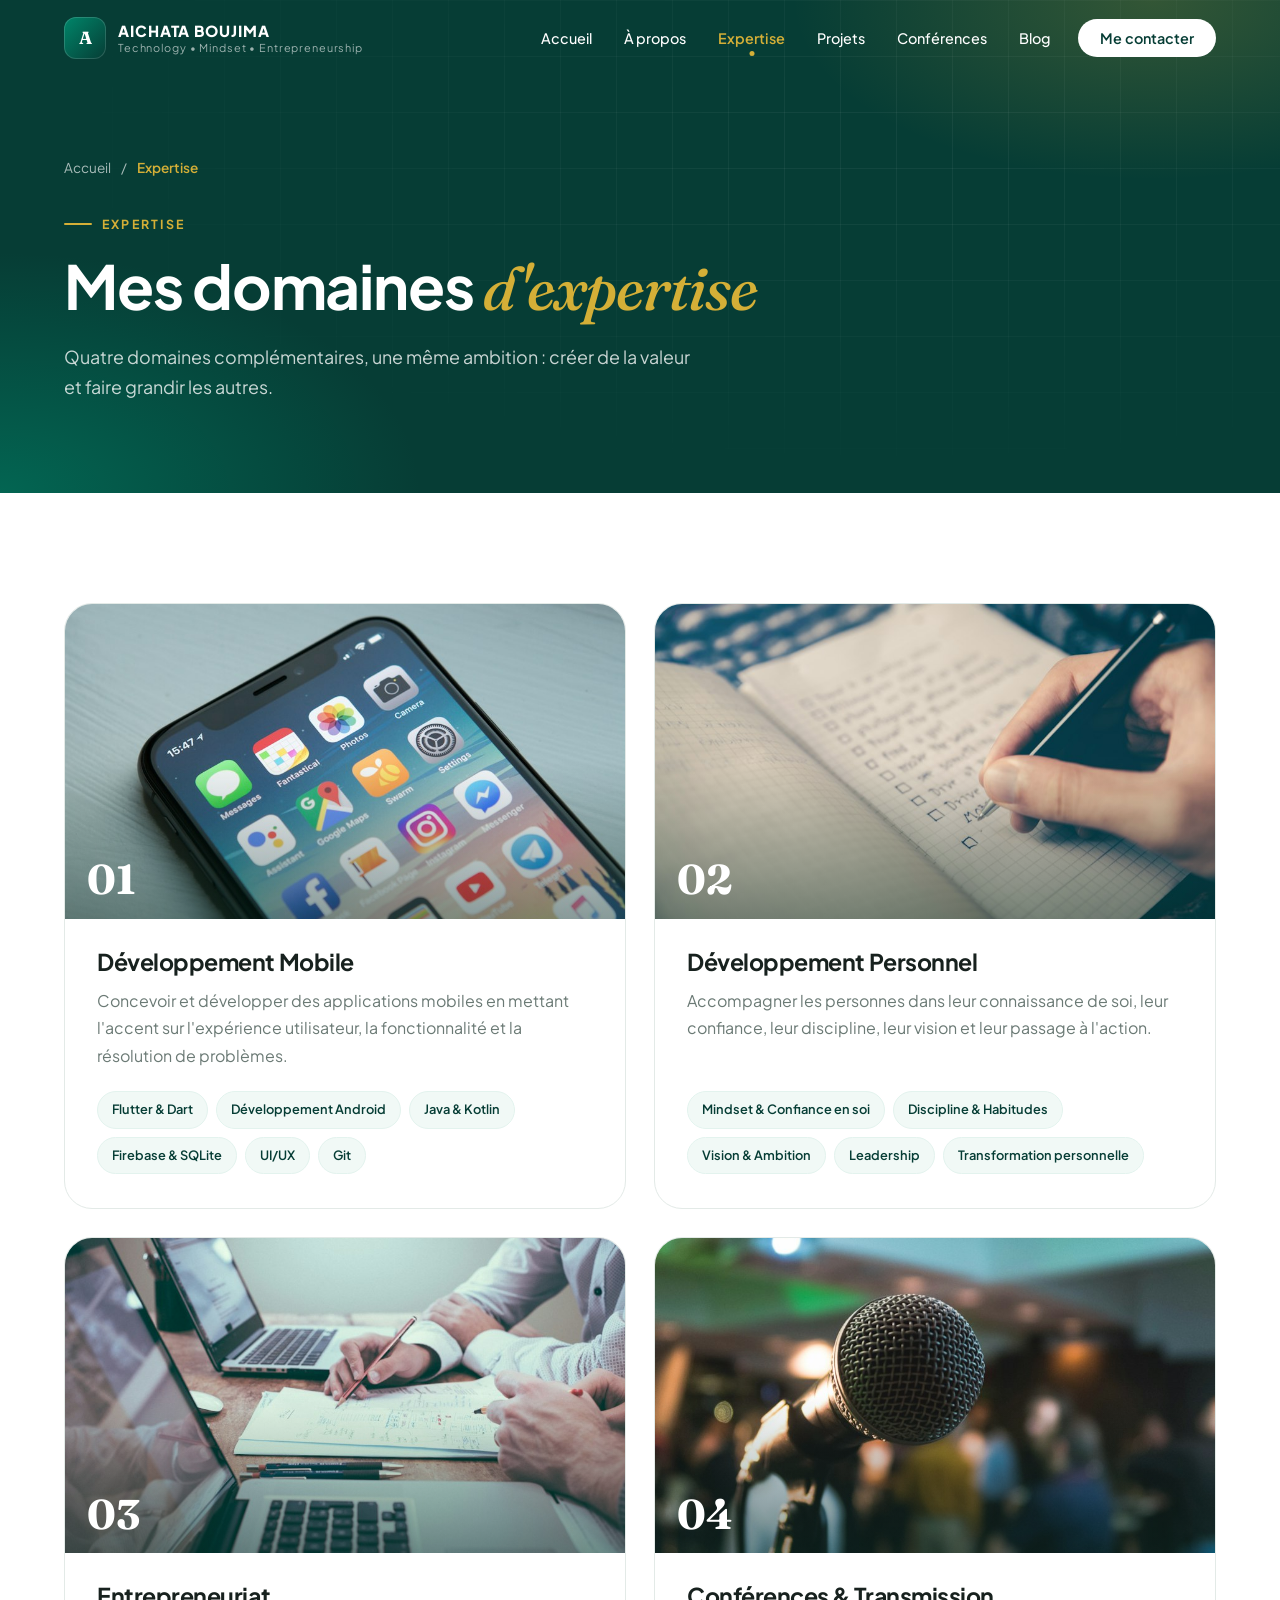
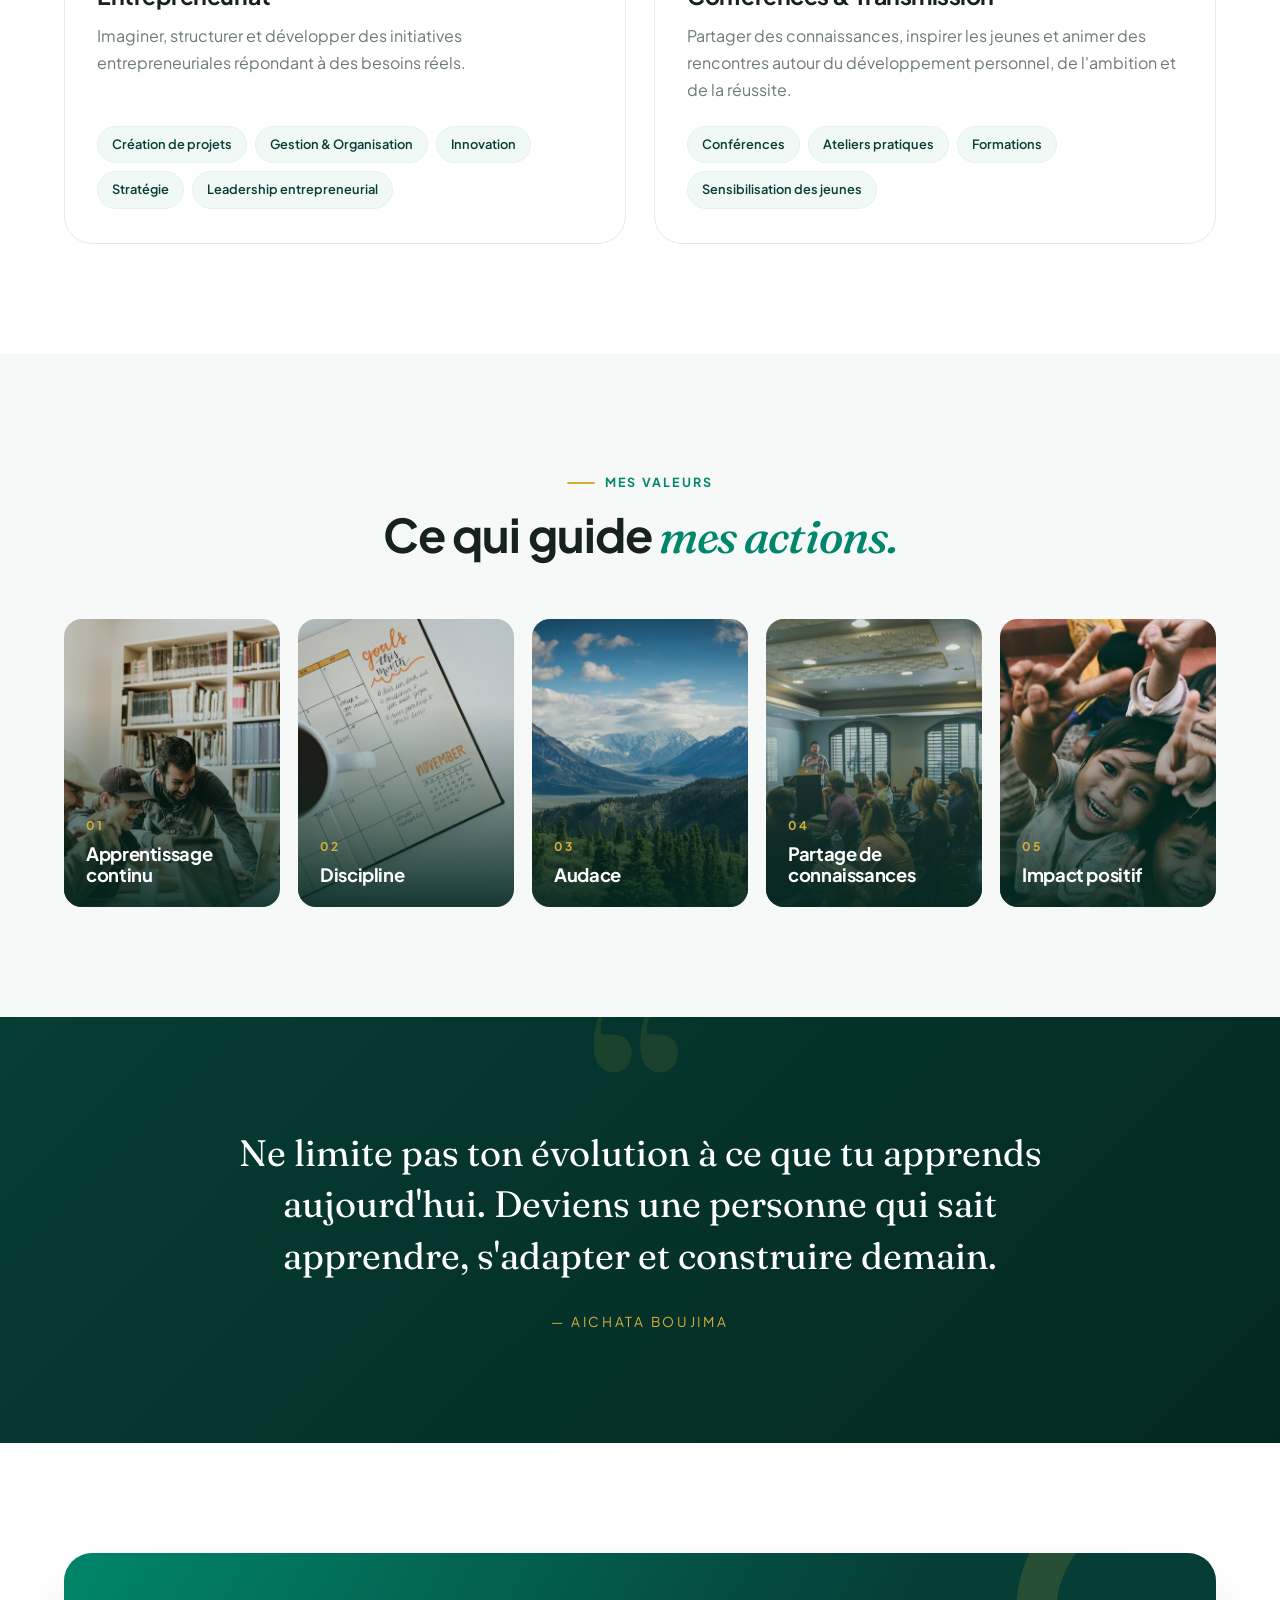
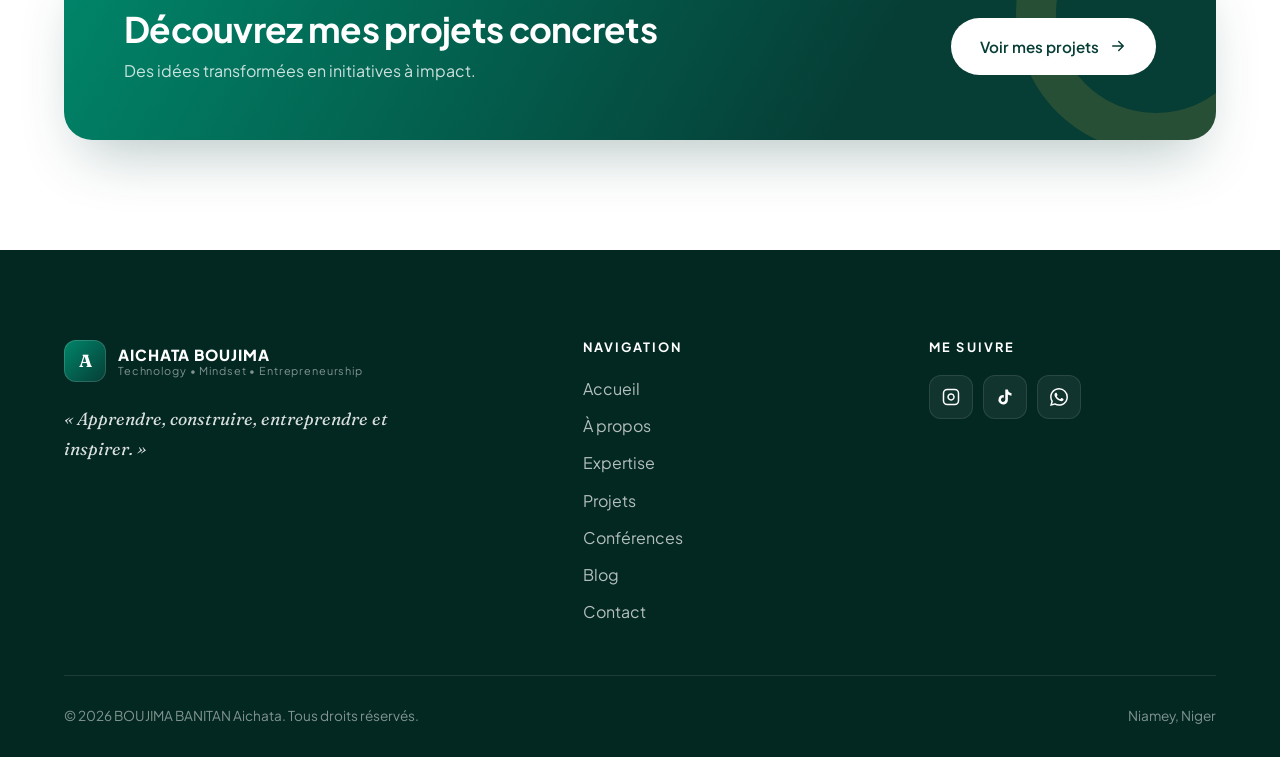
<file: expertise.html>
<!DOCTYPE html>
<html lang="fr">
<head>
    <meta charset="UTF-8">
    <meta name="viewport" content="width=device-width, initial-scale=1.0">
    <title>Expertise — Aichata Boujima</title>
    <meta name="description" content="Domaines d'expertise d'Aichata Boujima : développement mobile, développement personnel, entrepreneuriat et conférences">
    <meta name="author" content="BOUJIMA BANITAN Aichata">
    <meta name="theme-color" content="#063D35">
    <link rel="icon" type="image/png" href="./images/Aichata_Logo-removebg-preview.png">

    <link rel="preconnect" href="https://fonts.googleapis.com">
    <link rel="preconnect" href="https://fonts.gstatic.com" crossorigin>
    <link href="https://fonts.googleapis.com/css2?family=Fraunces:ital,opsz,wght@0,9..144,500;0,9..144,700;1,9..144,400;1,9..144,500&family=Plus+Jakarta+Sans:wght@400;500;600;700;800&display=swap" rel="stylesheet">

    <link rel="stylesheet" href="styles.css">
</head>
<body>
    <nav class="navbar on-dark" id="navbar" aria-label="Navigation principale">
        <div class="container nav-container">
            <a href="index.html" class="nav-brand" aria-label="Accueil — Aichata Boujima">
                <span class="brand-mark">A</span>
                <span class="brand-text">
                    <span class="brand-name">AICHATA BOUJIMA</span>
                    <span class="brand-tagline">Technology • Mindset • Entrepreneurship</span>
                </span>
            </a>

            <button class="nav-toggle" id="navToggle" aria-label="Ouvrir le menu" aria-expanded="false" aria-controls="navMenu">
                <span></span><span></span><span></span>
            </button>

            <ul class="nav-menu" id="navMenu">
                <li><a href="index.html" class="nav-link">Accueil</a></li>
                <li><a href="a-propos.html" class="nav-link">À propos</a></li>
                <li><a href="expertise.html" class="nav-link active" aria-current="page">Expertise</a></li>
                <li><a href="projets.html" class="nav-link">Projets</a></li>
                <li><a href="conferences.html" class="nav-link">Conférences</a></li>
                <li><a href="blog.html" class="nav-link">Blog</a></li>
                <li><a href="contact.html" class="nav-cta">Me contacter</a></li>
            </ul>
        </div>
    </nav>

    <header class="page-hero">
        <div class="container">
            <nav class="breadcrumb" aria-label="Fil d'Ariane"><a href="index.html">Accueil</a><span>/</span><span aria-current="page">Expertise</span></nav>
            <span class="eyebrow light">Expertise</span>
            <h1>Mes domaines <span class="serif-accent">d'expertise</span></h1>
            <p>Quatre domaines complémentaires, une même ambition : créer de la valeur et faire grandir les autres.</p>
        </div>
    </header>

    <section class="section">
        <div class="container">
            <div class="expertise-grid">
                <article class="expertise-card reveal reveal-delay-1">
                    <div class="card-media">
                        <img src="./images/photos/expertise-mobile.jpg" alt="Développement Mobile" loading="lazy">
                        <span class="card-number">01</span>
                    </div>
                    <div class="card-body">
                        <h3 class="card-title">Développement Mobile</h3>
                        <p class="card-description">Concevoir et développer des applications mobiles en mettant l'accent sur l'expérience utilisateur, la fonctionnalité et la résolution de problèmes.</p>
                        <div class="skills-list">
                            <span class="chip">Flutter &amp; Dart</span>
                            <span class="chip">Développement Android</span>
                            <span class="chip">Java &amp; Kotlin</span>
                            <span class="chip">Firebase &amp; SQLite</span>
                            <span class="chip">UI/UX</span>
                            <span class="chip">Git</span>
                        </div>
                    </div>
                </article>
                <article class="expertise-card reveal reveal-delay-2">
                    <div class="card-media">
                        <img src="./images/photos/expertise-mindset.jpg" alt="Développement Personnel" loading="lazy">
                        <span class="card-number">02</span>
                    </div>
                    <div class="card-body">
                        <h3 class="card-title">Développement Personnel</h3>
                        <p class="card-description">Accompagner les personnes dans leur connaissance de soi, leur confiance, leur discipline, leur vision et leur passage à l'action.</p>
                        <div class="skills-list">
                            <span class="chip">Mindset &amp; Confiance en soi</span>
                            <span class="chip">Discipline &amp; Habitudes</span>
                            <span class="chip">Vision &amp; Ambition</span>
                            <span class="chip">Leadership</span>
                            <span class="chip">Transformation personnelle</span>
                        </div>
                    </div>
                </article>
                <article class="expertise-card reveal reveal-delay-1">
                    <div class="card-media">
                        <img src="./images/photos/expertise-entrepreneuriat.jpg" alt="Entrepreneuriat" loading="lazy">
                        <span class="card-number">03</span>
                    </div>
                    <div class="card-body">
                        <h3 class="card-title">Entrepreneuriat</h3>
                        <p class="card-description">Imaginer, structurer et développer des initiatives entrepreneuriales répondant à des besoins réels.</p>
                        <div class="skills-list">
                            <span class="chip">Création de projets</span>
                            <span class="chip">Gestion &amp; Organisation</span>
                            <span class="chip">Innovation</span>
                            <span class="chip">Stratégie</span>
                            <span class="chip">Leadership entrepreneurial</span>
                        </div>
                    </div>
                </article>
                <article class="expertise-card reveal reveal-delay-2">
                    <div class="card-media">
                        <img src="./images/photos/expertise-conferences.jpg" alt="Conférences et Transmission" loading="lazy">
                        <span class="card-number">04</span>
                    </div>
                    <div class="card-body">
                        <h3 class="card-title">Conférences &amp; Transmission</h3>
                        <p class="card-description">Partager des connaissances, inspirer les jeunes et animer des rencontres autour du développement personnel, de l'ambition et de la réussite.</p>
                        <div class="skills-list">
                            <span class="chip">Conférences</span>
                            <span class="chip">Ateliers pratiques</span>
                            <span class="chip">Formations</span>
                            <span class="chip">Sensibilisation des jeunes</span>
                        </div>
                    </div>
                </article>
            </div>
        </div>
    </section>

    <section class="section section-soft" id="valeurs">
        <div class="container">
            <div class="section-head center reveal">
                <span class="eyebrow">Mes valeurs</span>
                <h2 class="section-title">Ce qui guide <span class="serif-accent">mes actions.</span></h2>
            </div>
            <div class="values-grid">
                <div class="value-card reveal reveal-delay-1">
                    <img src="./images/photos/valeur-apprentissage.jpg" alt="Apprentissage continu" loading="lazy">
                    <span class="v-num">01</span>
                    <h3>Apprentissage continu</h3>
                </div>
                <div class="value-card reveal reveal-delay-2">
                    <img src="./images/photos/valeur-discipline.jpg" alt="Discipline" loading="lazy">
                    <span class="v-num">02</span>
                    <h3>Discipline</h3>
                </div>
                <div class="value-card reveal reveal-delay-3">
                    <img src="./images/photos/valeur-audace.jpg" alt="Audace" loading="lazy">
                    <span class="v-num">03</span>
                    <h3>Audace</h3>
                </div>
                <div class="value-card reveal reveal-delay-4">
                    <img src="./images/photos/valeur-partage.jpg" alt="Partage de connaissances" loading="lazy">
                    <span class="v-num">04</span>
                    <h3>Partage de connaissances</h3>
                </div>
                <div class="value-card reveal reveal-delay-4">
                    <img src="./images/photos/valeur-impact.jpg" alt="Impact positif" loading="lazy">
                    <span class="v-num">05</span>
                    <h3>Impact positif</h3>
                </div>
            </div>
        </div>
    </section>

    <section class="quote-band">
        <div class="container">
            <blockquote class="reveal">Ne limite pas ton évolution à ce que tu apprends aujourd'hui. Deviens une personne qui sait apprendre, s'adapter et construire demain.</blockquote>
            <cite class="reveal">— Aichata Boujima</cite>
        </div>
    </section>

    <section class="section">
        <div class="container">
            <div class="cta-box reveal">
                <div>
                    <h2>Découvrez mes projets concrets</h2>
                    <p>Des idées transformées en initiatives à impact.</p>
                </div>
                <div class="cta-actions">
                    <a href="projets.html" class="btn btn-light">Voir mes projets <svg viewBox="0 0 24 24" fill="none" stroke="currentColor" stroke-width="2" stroke-linecap="round" stroke-linejoin="round"><path d="M5 12h14M13 6l6 6-6 6"/></svg></a>
                </div>
            </div>
        </div>
    </section>

    <footer class="footer">
        <div class="container">
            <div class="footer-content">
                <div class="footer-brand">
                    <a href="index.html" class="nav-brand">
                        <span class="brand-mark">A</span>
                        <span class="brand-text">
                            <span class="brand-name">AICHATA BOUJIMA</span>
                            <span class="brand-tagline">Technology • Mindset • Entrepreneurship</span>
                        </span>
                    </a>
                    <p class="footer-motto">« Apprendre, construire, entreprendre et inspirer. »</p>
                </div>

                <div class="footer-links">
                    <h4>Navigation</h4>
                    <ul>
                        <li><a href="index.html">Accueil</a></li>
                        <li><a href="a-propos.html">À propos</a></li>
                        <li><a href="expertise.html">Expertise</a></li>
                        <li><a href="projets.html">Projets</a></li>
                        <li><a href="conferences.html">Conférences</a></li>
                        <li><a href="blog.html">Blog</a></li>
                        <li><a href="contact.html">Contact</a></li>
                    </ul>
                </div>

                <div class="footer-social">
                    <h4>Me suivre</h4>
                    <div class="footer-social-links">
                        <a href="#" data-network="instagram" aria-label="Instagram" title="Instagram"><svg viewBox="0 0 24 24" fill="none" stroke="currentColor" stroke-width="2"><rect x="2" y="2" width="20" height="20" rx="5"/><path d="M16 11.37A4 4 0 1 1 12.63 8 4 4 0 0 1 16 11.37z"/><line x1="17.5" y1="6.5" x2="17.51" y2="6.5"/></svg></a>
                        <a href="#" data-network="tiktok" aria-label="TikTok" title="TikTok"><svg viewBox="0 0 24 24" fill="currentColor"><path d="M19.59 6.69a4.83 4.83 0 0 1-3.77-4.25V2h-3.45v13.67a2.89 2.89 0 0 1-5.2 1.74 2.89 2.89 0 0 1 2.31-4.64 2.93 2.93 0 0 1 .88.13V9.4a6.84 6.84 0 0 0-1-.05A6.33 6.33 0 0 0 5 20.1a6.34 6.34 0 0 0 10.86-4.43v-7a8.16 8.16 0 0 0 4.77 1.52v-3.4a4.85 4.85 0 0 1-1-.1z"/></svg></a>
                        <a href="#" data-network="whatsapp" aria-label="WhatsApp Channel" title="WhatsApp Channel"><svg viewBox="0 0 24 24" fill="currentColor"><path d="M17.47 14.38c-.3-.15-1.76-.87-2.03-.97-.27-.1-.47-.15-.67.15-.2.3-.77.97-.94 1.16-.17.2-.35.22-.64.08-.3-.15-1.26-.46-2.39-1.48-.88-.79-1.48-1.76-1.65-2.06-.17-.3-.02-.46.13-.6.13-.14.3-.35.45-.52.15-.17.2-.3.3-.5.1-.2.05-.37-.03-.52-.07-.15-.67-1.61-.92-2.2-.24-.58-.49-.5-.67-.51h-.57c-.2 0-.52.07-.8.37-.27.3-1.04 1.02-1.04 2.48s1.07 2.88 1.21 3.07c.15.2 2.1 3.2 5.08 4.49.71.3 1.26.49 1.7.63.71.22 1.36.19 1.87.12.57-.09 1.76-.72 2-1.41.25-.7.25-1.29.18-1.41-.08-.13-.27-.2-.57-.35M12.05 21.79h-.01a9.87 9.87 0 0 1-5.03-1.38l-.36-.21-3.74.98 1-3.65-.24-.37a9.86 9.86 0 0 1-1.51-5.26c0-5.45 4.44-9.88 9.89-9.88 2.64 0 5.12 1.03 6.99 2.9a9.83 9.83 0 0 1 2.89 7c0 5.45-4.44 9.88-9.88 9.88m8.41-18.3A11.82 11.82 0 0 0 12.05 0C5.5 0 .16 5.34.16 11.89c0 2.1.55 4.14 1.59 5.95L.06 24l6.3-1.65a11.88 11.88 0 0 0 5.68 1.45h.01c6.55 0 11.89-5.34 11.89-11.89a11.82 11.82 0 0 0-3.48-8.41z"/></svg></a>
                        <a href="#" data-network="linkedin" aria-label="LinkedIn" title="LinkedIn"><svg viewBox="0 0 24 24" fill="none" stroke="currentColor" stroke-width="2"><path d="M16 8a6 6 0 0 1 6 6v7h-4v-7a2 2 0 0 0-4 0v7h-4v-7a6 6 0 0 1 6-6z"/><rect x="2" y="9" width="4" height="12"/><circle cx="4" cy="4" r="2"/></svg></a>
                        <a href="#" data-network="github" aria-label="GitHub" title="GitHub"><svg viewBox="0 0 24 24" fill="none" stroke="currentColor" stroke-width="2"><path d="M9 19c-5 1.5-5-2.5-7-3m14 6v-3.87a3.37 3.37 0 0 0-.94-2.61c3.14-.35 6.44-1.54 6.44-7A5.44 5.44 0 0 0 20 4.77 5.07 5.07 0 0 0 19.91 1S18.73.65 16 2.48a13.38 13.38 0 0 0-7 0C6.27.65 5.09 1 5.09 1A5.07 5.07 0 0 0 5 4.77a5.44 5.44 0 0 0-1.5 3.78c0 5.42 3.3 6.61 6.44 7A3.37 3.37 0 0 0 9 18.13V22"/></svg></a>
                    </div>
                </div>
            </div>

            <div class="footer-bottom">
                <p>&copy; <span id="currentYear"></span> BOUJIMA BANITAN Aichata. Tous droits réservés.</p>
                <p>Niamey, Niger</p>
            </div>
        </div>
    </footer>

    <script src="data.js"></script>
    <script src="script.js"></script>
</body>
</html>
</file>
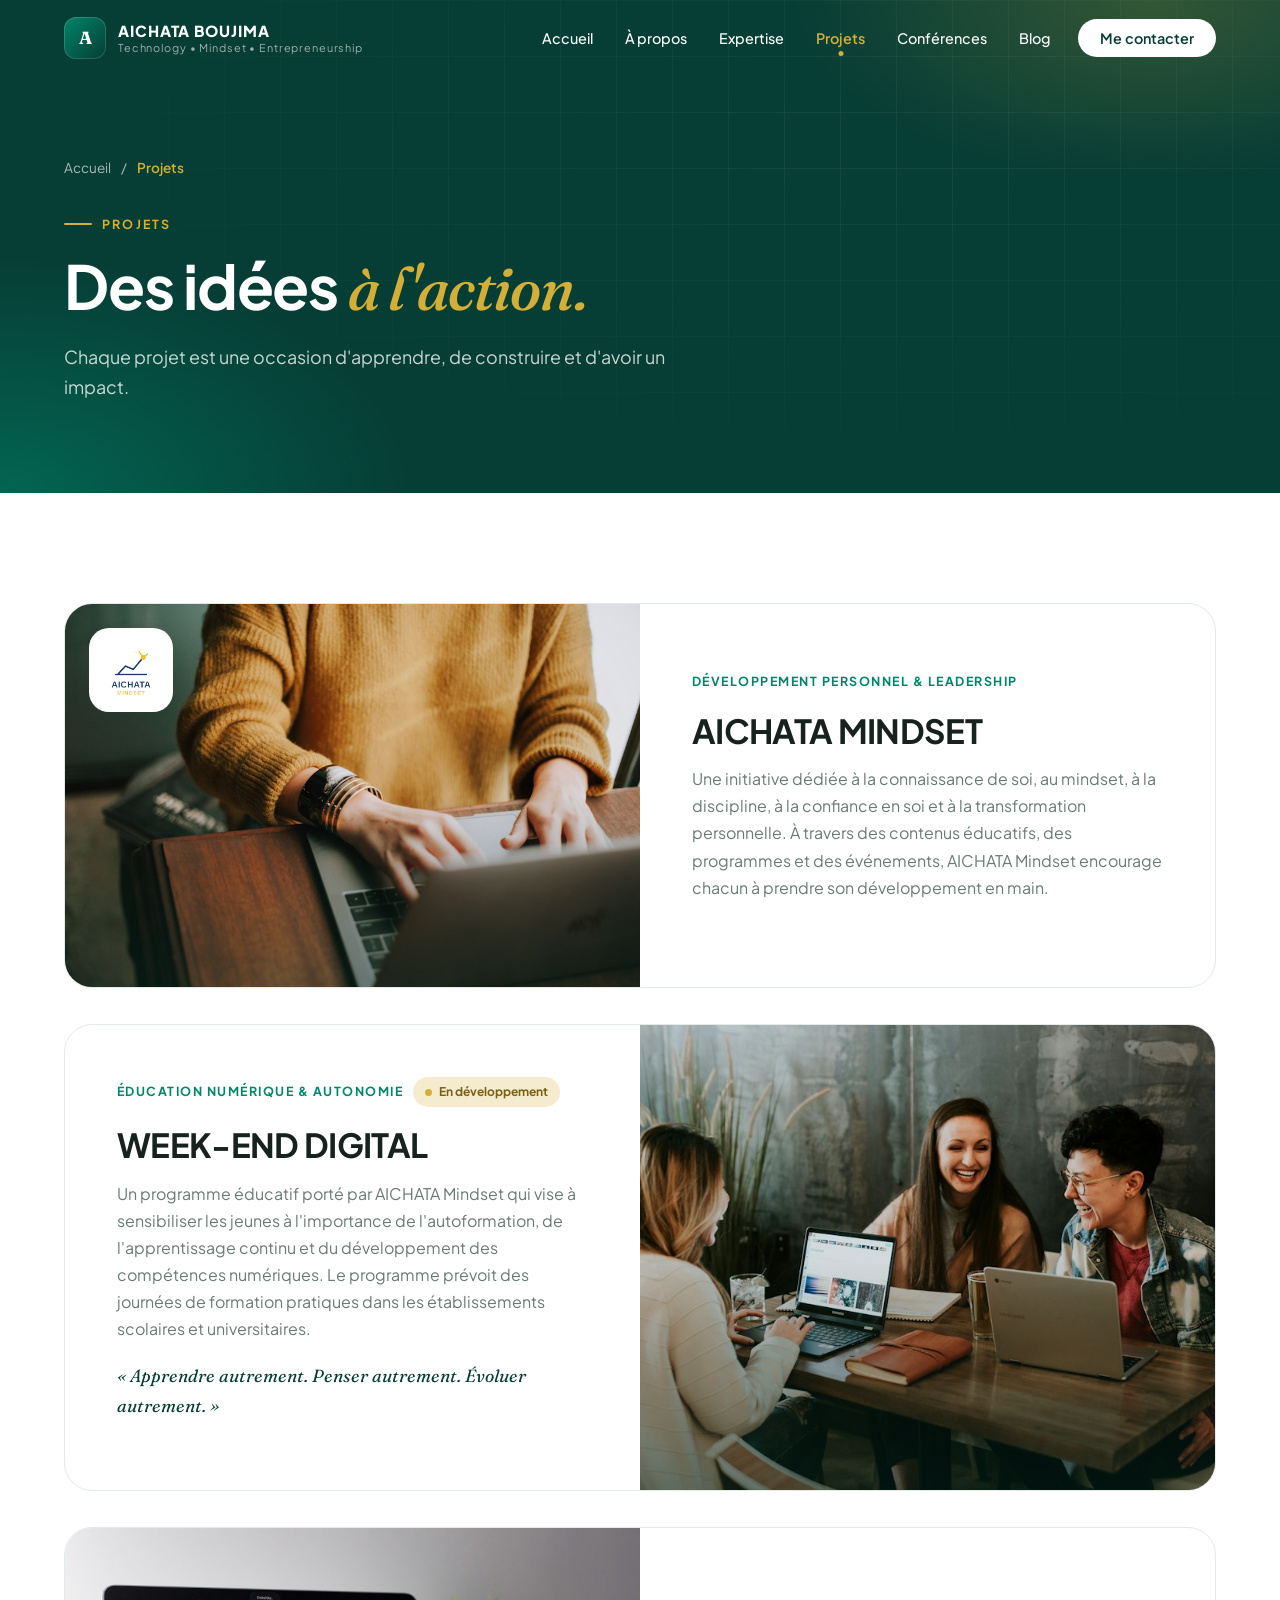
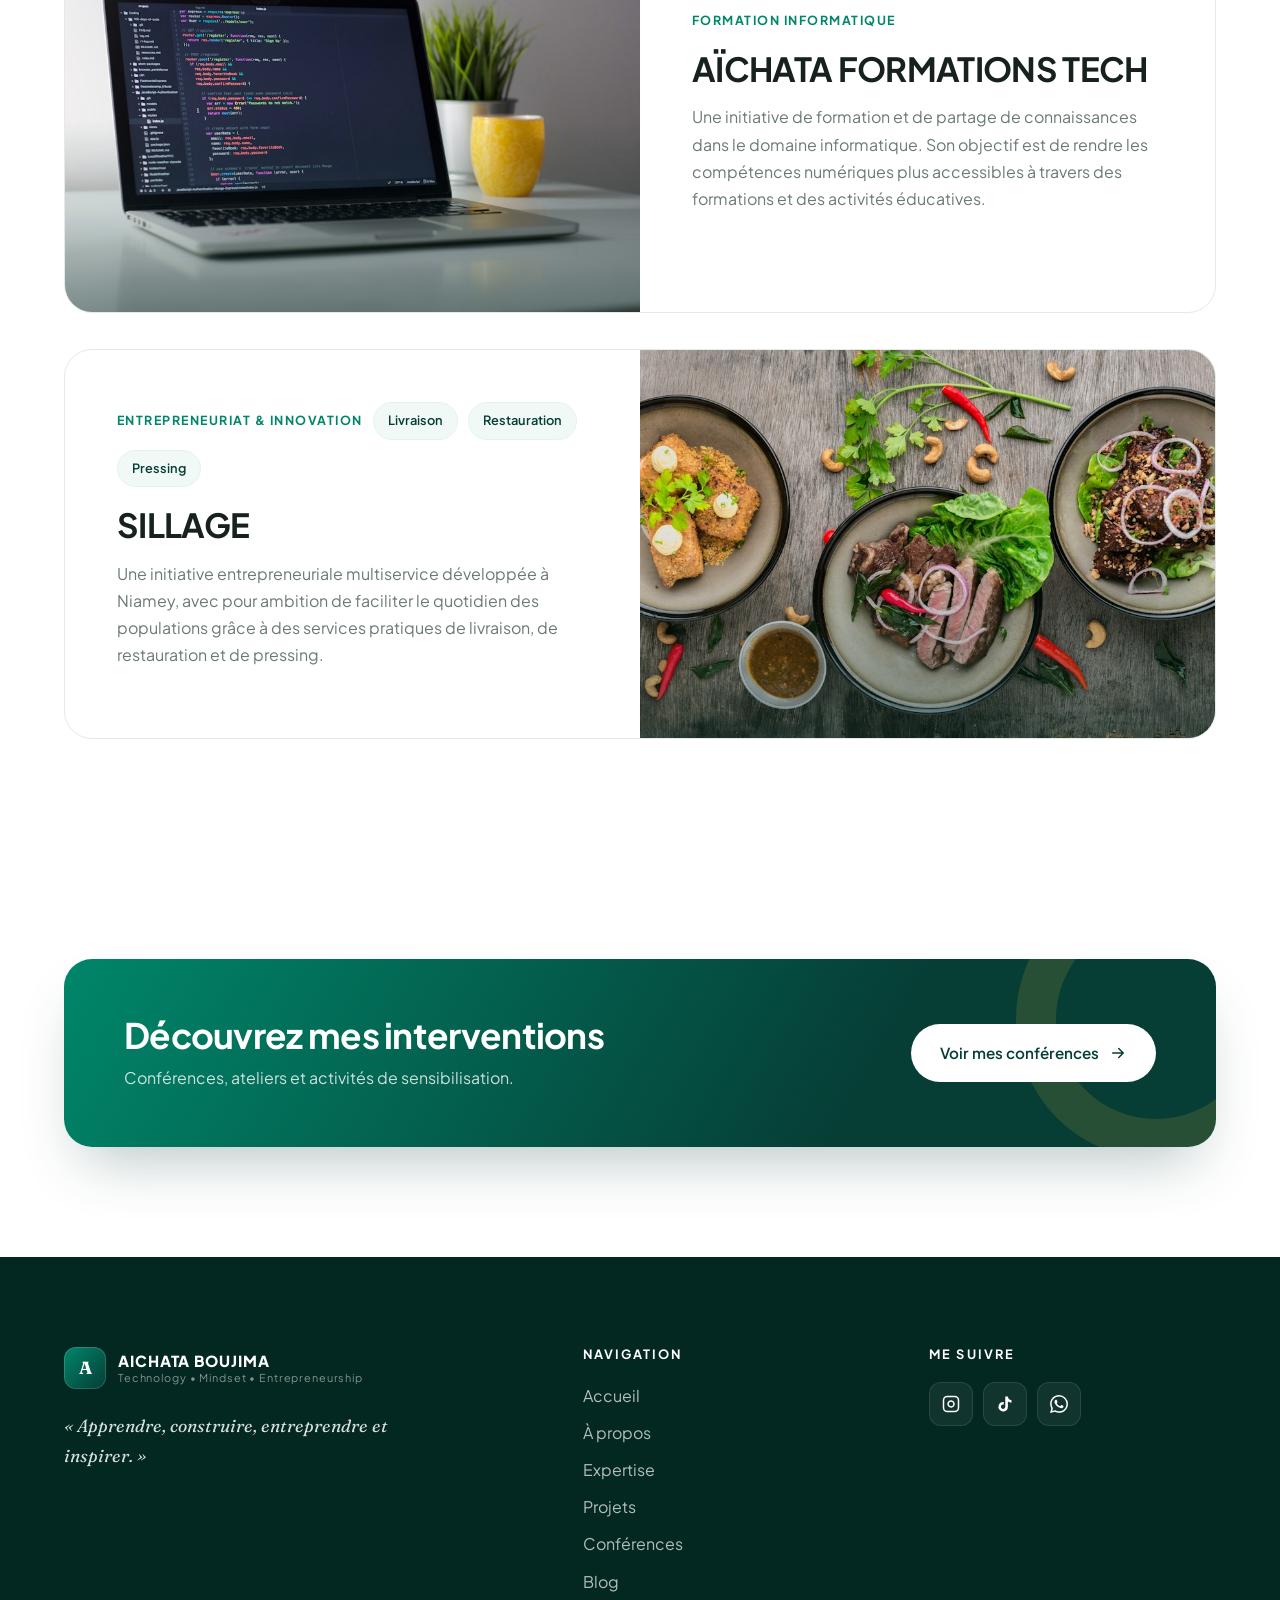
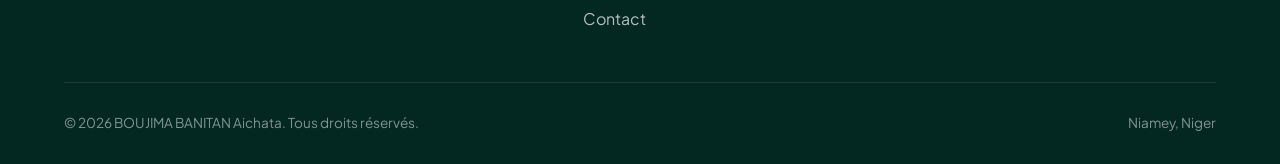
<file: projets.html>
<!DOCTYPE html>
<html lang="fr">
<head>
    <meta charset="UTF-8">
    <meta name="viewport" content="width=device-width, initial-scale=1.0">
    <title>Projets — Aichata Boujima</title>
    <meta name="description" content="Projets d'Aichata Boujima : AICHATA MINDSET, WEEK-END DIGITAL, AÏCHATA FORMATIONS TECH et SILLAGE">
    <meta name="author" content="BOUJIMA BANITAN Aichata">
    <meta name="theme-color" content="#063D35">
    <link rel="icon" type="image/png" href="./images/Aichata_Logo-removebg-preview.png">

    <link rel="preconnect" href="https://fonts.googleapis.com">
    <link rel="preconnect" href="https://fonts.gstatic.com" crossorigin>
    <link href="https://fonts.googleapis.com/css2?family=Fraunces:ital,opsz,wght@0,9..144,500;0,9..144,700;1,9..144,400;1,9..144,500&family=Plus+Jakarta+Sans:wght@400;500;600;700;800&display=swap" rel="stylesheet">

    <link rel="stylesheet" href="styles.css">
</head>
<body>
    <nav class="navbar on-dark" id="navbar" aria-label="Navigation principale">
        <div class="container nav-container">
            <a href="index.html" class="nav-brand" aria-label="Accueil — Aichata Boujima">
                <span class="brand-mark">A</span>
                <span class="brand-text">
                    <span class="brand-name">AICHATA BOUJIMA</span>
                    <span class="brand-tagline">Technology • Mindset • Entrepreneurship</span>
                </span>
            </a>

            <button class="nav-toggle" id="navToggle" aria-label="Ouvrir le menu" aria-expanded="false" aria-controls="navMenu">
                <span></span><span></span><span></span>
            </button>

            <ul class="nav-menu" id="navMenu">
                <li><a href="index.html" class="nav-link">Accueil</a></li>
                <li><a href="a-propos.html" class="nav-link">À propos</a></li>
                <li><a href="expertise.html" class="nav-link">Expertise</a></li>
                <li><a href="projets.html" class="nav-link active" aria-current="page">Projets</a></li>
                <li><a href="conferences.html" class="nav-link">Conférences</a></li>
                <li><a href="blog.html" class="nav-link">Blog</a></li>
                <li><a href="contact.html" class="nav-cta">Me contacter</a></li>
            </ul>
        </div>
    </nav>

    <header class="page-hero">
        <div class="container">
            <nav class="breadcrumb" aria-label="Fil d'Ariane"><a href="index.html">Accueil</a><span>/</span><span aria-current="page">Projets</span></nav>
            <span class="eyebrow light">Projets</span>
            <h1>Des idées <span class="serif-accent">à l'action.</span></h1>
            <p>Chaque projet est une occasion d'apprendre, de construire et d'avoir un impact.</p>
        </div>
    </header>

    <section class="section">
        <div class="container">
            <div class="projects-list" id="projectsList">
                <article class="project-card reveal">
                    <div class="card-media">
                        <img src="./images/photos/projet-mindset.jpg" alt="Femme travaillant sur son ordinateur" loading="lazy">
                        <div class="project-logo"><img src="./images/Aichata_Logo-removebg-preview.png" alt="Logo AICHATA Mindset"></div>
                    </div>
                    <div class="project-content">
                        <div class="project-meta"><span class="project-category">Développement personnel &amp; Leadership</span></div>
                        <h3 class="project-title">AICHATA MINDSET</h3>
                        <p class="project-description">Une initiative dédiée à la connaissance de soi, au mindset, à la discipline, à la confiance en soi et à la transformation personnelle. À travers des contenus éducatifs, des programmes et des événements, AICHATA Mindset encourage chacun à prendre son développement en main.</p>
                        <a href="#" class="project-link" data-project="aichataMindset">Découvrir AICHATA Mindset <svg viewBox="0 0 24 24" fill="none" stroke="currentColor" stroke-width="2" stroke-linecap="round" stroke-linejoin="round"><path d="M5 12h14M13 6l6 6-6 6"/></svg></a>
                    </div>
                </article>
                <article class="project-card reveal">
                    <div class="card-media">
                        <img src="./images/photos/projet-weekend-digital.jpg" alt="Jeunes apprenant ensemble sur ordinateur" loading="lazy">
                    </div>
                    <div class="project-content">
                        <div class="project-meta"><span class="project-category">Éducation numérique &amp; Autonomie</span><span class="status">En développement</span></div>
                        <h3 class="project-title">WEEK-END DIGITAL</h3>
                        <p class="project-description">Un programme éducatif porté par AICHATA Mindset qui vise à sensibiliser les jeunes à l'importance de l'autoformation, de l'apprentissage continu et du développement des compétences numériques. Le programme prévoit des journées de formation pratiques dans les établissements scolaires et universitaires.</p>
                        <p class="project-motto">« Apprendre autrement. Penser autrement. Évoluer autrement. »</p>
                        <a href="#" class="project-link" data-project="weekendDigital">En savoir plus <svg viewBox="0 0 24 24" fill="none" stroke="currentColor" stroke-width="2" stroke-linecap="round" stroke-linejoin="round"><path d="M5 12h14M13 6l6 6-6 6"/></svg></a>
                    </div>
                </article>
                <article class="project-card reveal">
                    <div class="card-media">
                        <img src="./images/photos/projet-formations-tech.jpg" alt="Ordinateur portable affichant du code" loading="lazy">
                    </div>
                    <div class="project-content">
                        <div class="project-meta"><span class="project-category">Formation informatique</span></div>
                        <h3 class="project-title">AÏCHATA FORMATIONS TECH</h3>
                        <p class="project-description">Une initiative de formation et de partage de connaissances dans le domaine informatique. Son objectif est de rendre les compétences numériques plus accessibles à travers des formations et des activités éducatives.</p>
                        <a href="#" class="project-link" data-project="formationsTech">Voir les formations <svg viewBox="0 0 24 24" fill="none" stroke="currentColor" stroke-width="2" stroke-linecap="round" stroke-linejoin="round"><path d="M5 12h14M13 6l6 6-6 6"/></svg></a>
                    </div>
                </article>
                <article class="project-card reveal">
                    <div class="card-media">
                        <img src="./images/photos/projet-sillage.jpg" alt="Plats de restauration" loading="lazy">
                    </div>
                    <div class="project-content">
                        <div class="project-meta"><span class="project-category">Entrepreneuriat &amp; Innovation</span><span class="chip">Livraison</span><span class="chip">Restauration</span><span class="chip">Pressing</span></div>
                        <h3 class="project-title">SILLAGE</h3>
                        <p class="project-description">Une initiative entrepreneuriale multiservice développée à Niamey, avec pour ambition de faciliter le quotidien des populations grâce à des services pratiques de livraison, de restauration et de pressing.</p>
                        <a href="#" class="project-link" data-project="sillage">Découvrir Sillage <svg viewBox="0 0 24 24" fill="none" stroke="currentColor" stroke-width="2" stroke-linecap="round" stroke-linejoin="round"><path d="M5 12h14M13 6l6 6-6 6"/></svg></a>
                    </div>
                </article>
            </div>
        </div>
    </section>

    <section class="section">
        <div class="container">
            <div class="cta-box reveal">
                <div>
                    <h2>Découvrez mes interventions</h2>
                    <p>Conférences, ateliers et activités de sensibilisation.</p>
                </div>
                <div class="cta-actions">
                    <a href="conferences.html" class="btn btn-light">Voir mes conférences <svg viewBox="0 0 24 24" fill="none" stroke="currentColor" stroke-width="2" stroke-linecap="round" stroke-linejoin="round"><path d="M5 12h14M13 6l6 6-6 6"/></svg></a>
                </div>
            </div>
        </div>
    </section>

    <footer class="footer">
        <div class="container">
            <div class="footer-content">
                <div class="footer-brand">
                    <a href="index.html" class="nav-brand">
                        <span class="brand-mark">A</span>
                        <span class="brand-text">
                            <span class="brand-name">AICHATA BOUJIMA</span>
                            <span class="brand-tagline">Technology • Mindset • Entrepreneurship</span>
                        </span>
                    </a>
                    <p class="footer-motto">« Apprendre, construire, entreprendre et inspirer. »</p>
                </div>

                <div class="footer-links">
                    <h4>Navigation</h4>
                    <ul>
                        <li><a href="index.html">Accueil</a></li>
                        <li><a href="a-propos.html">À propos</a></li>
                        <li><a href="expertise.html">Expertise</a></li>
                        <li><a href="projets.html">Projets</a></li>
                        <li><a href="conferences.html">Conférences</a></li>
                        <li><a href="blog.html">Blog</a></li>
                        <li><a href="contact.html">Contact</a></li>
                    </ul>
                </div>

                <div class="footer-social">
                    <h4>Me suivre</h4>
                    <div class="footer-social-links">
                        <a href="#" data-network="instagram" aria-label="Instagram" title="Instagram"><svg viewBox="0 0 24 24" fill="none" stroke="currentColor" stroke-width="2"><rect x="2" y="2" width="20" height="20" rx="5"/><path d="M16 11.37A4 4 0 1 1 12.63 8 4 4 0 0 1 16 11.37z"/><line x1="17.5" y1="6.5" x2="17.51" y2="6.5"/></svg></a>
                        <a href="#" data-network="tiktok" aria-label="TikTok" title="TikTok"><svg viewBox="0 0 24 24" fill="currentColor"><path d="M19.59 6.69a4.83 4.83 0 0 1-3.77-4.25V2h-3.45v13.67a2.89 2.89 0 0 1-5.2 1.74 2.89 2.89 0 0 1 2.31-4.64 2.93 2.93 0 0 1 .88.13V9.4a6.84 6.84 0 0 0-1-.05A6.33 6.33 0 0 0 5 20.1a6.34 6.34 0 0 0 10.86-4.43v-7a8.16 8.16 0 0 0 4.77 1.52v-3.4a4.85 4.85 0 0 1-1-.1z"/></svg></a>
                        <a href="#" data-network="whatsapp" aria-label="WhatsApp Channel" title="WhatsApp Channel"><svg viewBox="0 0 24 24" fill="currentColor"><path d="M17.47 14.38c-.3-.15-1.76-.87-2.03-.97-.27-.1-.47-.15-.67.15-.2.3-.77.97-.94 1.16-.17.2-.35.22-.64.08-.3-.15-1.26-.46-2.39-1.48-.88-.79-1.48-1.76-1.65-2.06-.17-.3-.02-.46.13-.6.13-.14.3-.35.45-.52.15-.17.2-.3.3-.5.1-.2.05-.37-.03-.52-.07-.15-.67-1.61-.92-2.2-.24-.58-.49-.5-.67-.51h-.57c-.2 0-.52.07-.8.37-.27.3-1.04 1.02-1.04 2.48s1.07 2.88 1.21 3.07c.15.2 2.1 3.2 5.08 4.49.71.3 1.26.49 1.7.63.71.22 1.36.19 1.87.12.57-.09 1.76-.72 2-1.41.25-.7.25-1.29.18-1.41-.08-.13-.27-.2-.57-.35M12.05 21.79h-.01a9.87 9.87 0 0 1-5.03-1.38l-.36-.21-3.74.98 1-3.65-.24-.37a9.86 9.86 0 0 1-1.51-5.26c0-5.45 4.44-9.88 9.89-9.88 2.64 0 5.12 1.03 6.99 2.9a9.83 9.83 0 0 1 2.89 7c0 5.45-4.44 9.88-9.88 9.88m8.41-18.3A11.82 11.82 0 0 0 12.05 0C5.5 0 .16 5.34.16 11.89c0 2.1.55 4.14 1.59 5.95L.06 24l6.3-1.65a11.88 11.88 0 0 0 5.68 1.45h.01c6.55 0 11.89-5.34 11.89-11.89a11.82 11.82 0 0 0-3.48-8.41z"/></svg></a>
                        <a href="#" data-network="linkedin" aria-label="LinkedIn" title="LinkedIn"><svg viewBox="0 0 24 24" fill="none" stroke="currentColor" stroke-width="2"><path d="M16 8a6 6 0 0 1 6 6v7h-4v-7a2 2 0 0 0-4 0v7h-4v-7a6 6 0 0 1 6-6z"/><rect x="2" y="9" width="4" height="12"/><circle cx="4" cy="4" r="2"/></svg></a>
                        <a href="#" data-network="github" aria-label="GitHub" title="GitHub"><svg viewBox="0 0 24 24" fill="none" stroke="currentColor" stroke-width="2"><path d="M9 19c-5 1.5-5-2.5-7-3m14 6v-3.87a3.37 3.37 0 0 0-.94-2.61c3.14-.35 6.44-1.54 6.44-7A5.44 5.44 0 0 0 20 4.77 5.07 5.07 0 0 0 19.91 1S18.73.65 16 2.48a13.38 13.38 0 0 0-7 0C6.27.65 5.09 1 5.09 1A5.07 5.07 0 0 0 5 4.77a5.44 5.44 0 0 0-1.5 3.78c0 5.42 3.3 6.61 6.44 7A3.37 3.37 0 0 0 9 18.13V22"/></svg></a>
                    </div>
                </div>
            </div>

            <div class="footer-bottom">
                <p>&copy; <span id="currentYear"></span> BOUJIMA BANITAN Aichata. Tous droits réservés.</p>
                <p>Niamey, Niger</p>
            </div>
        </div>
    </footer>

    <script src="data.js"></script>
    <script src="script.js"></script>
</body>
</html>
</file>
<file: styles.css>
/* ===================================================
   AICHATA BOUJIMA — Design system
   Technology • Mindset • Entrepreneurship
   =================================================== */

:root {
    /* Couleurs de marque */
    --emerald: #00866A;
    --emerald-600: #00715A;
    --emerald-100: #E3F3EE;
    --emerald-50: #F1F9F6;
    --forest: #063D35;
    --forest-900: #032821;
    --gold: #D4AF37;
    --gold-soft: #F5ECCF;

    /* Neutres */
    --ink: #17211E;
    --text: #3E4C47;
    --muted: #6B7A75;
    --line: #E3EAE7;
    --bg: #FFFFFF;
    --bg-soft: #F6F9F8;
    --cream: #FBF8F2;

    /* Typographie */
    --font-body: 'Plus Jakarta Sans', system-ui, -apple-system, 'Segoe UI', sans-serif;
    --font-display: 'Fraunces', Georgia, serif;

    /* Formes & ombres */
    --radius-sm: 10px;
    --radius: 18px;
    --radius-lg: 28px;
    --shadow-sm: 0 1px 2px rgba(6, 61, 53, .06), 0 2px 8px rgba(6, 61, 53, .04);
    --shadow: 0 10px 30px -12px rgba(6, 61, 53, .18);
    --shadow-lg: 0 30px 60px -20px rgba(6, 61, 53, .30);

    --container: 1200px;
    --nav-h: 76px;
    --ease: cubic-bezier(.22, .61, .36, 1);
}

/* ---------- Reset ---------- */
*, *::before, *::after { box-sizing: border-box; margin: 0; padding: 0; }
html { scroll-behavior: smooth; -webkit-text-size-adjust: 100%; }
body {
    font-family: var(--font-body);
    font-size: 1rem;
    line-height: 1.7;
    color: var(--text);
    background: var(--bg);
    -webkit-font-smoothing: antialiased;
    overflow-x: hidden;
}
img { display: block; max-width: 100%; }
[hidden] { display: none !important; }
a { color: inherit; text-decoration: none; }
ul { list-style: none; }
button, input, textarea { font: inherit; color: inherit; }
::selection { background: var(--emerald); color: #fff; }

h1, h2, h3, h4 { color: var(--ink); line-height: 1.15; font-weight: 700; letter-spacing: -.02em; }

.container { width: 100%; max-width: var(--container); margin: 0 auto; padding: 0 24px; }
.section { padding: 110px 0; }
.section-soft { background: var(--bg-soft); }
.section-cream { background: var(--cream); }

/* ---------- Typo helpers ---------- */
.eyebrow {
    display: inline-flex; align-items: center; gap: 10px;
    font-size: .78rem; font-weight: 700; letter-spacing: .18em; text-transform: uppercase;
    color: var(--emerald);
}
.eyebrow::before { content: ''; width: 28px; height: 2px; background: var(--gold); border-radius: 2px; }
.eyebrow.light { color: var(--gold); }

.serif-accent { font-family: var(--font-display); font-style: italic; font-weight: 500; color: var(--emerald); }

.section-head { max-width: 680px; margin-bottom: 56px; }
.section-head.center { margin-left: auto; margin-right: auto; text-align: center; }
.section-head.center .eyebrow { justify-content: center; }
.section-title { font-size: clamp(2rem, 4vw, 2.9rem); margin: 14px 0 16px; }
.section-lead { font-size: 1.1rem; color: var(--muted); }

/* ---------- Boutons ---------- */
.btn {
    display: inline-flex; align-items: center; justify-content: center; gap: 10px;
    padding: 15px 28px; border-radius: 999px; border: 1.5px solid transparent;
    font-weight: 600; font-size: .95rem; cursor: pointer;
    transition: transform .25s var(--ease), box-shadow .25s var(--ease), background .25s, color .25s, border-color .25s;
}
.btn svg { width: 18px; height: 18px; transition: transform .25s var(--ease); }
.btn:hover svg { transform: translateX(4px); }
.btn-primary { background: var(--emerald); color: #fff; box-shadow: 0 10px 24px -10px rgba(0, 134, 106, .7); }
.btn-primary:hover { background: var(--emerald-600); transform: translateY(-2px); box-shadow: 0 16px 30px -12px rgba(0, 134, 106, .8); }
.btn-outline { border-color: var(--line); color: var(--ink); background: #fff; }
.btn-outline:hover { border-color: var(--emerald); color: var(--emerald); transform: translateY(-2px); }
.btn-light { background: #fff; color: var(--forest); }
.btn-light:hover { background: var(--gold); color: var(--forest-900); transform: translateY(-2px); }
.btn-ghost-light { border-color: rgba(255, 255, 255, .3); color: #fff; }
.btn-ghost-light:hover { border-color: #fff; background: rgba(255, 255, 255, .08); transform: translateY(-2px); }

/* ---------- Navigation ---------- */
.navbar {
    position: fixed; inset: 0 0 auto 0; z-index: 1000; height: var(--nav-h);
    display: flex; align-items: center;
    transition: background .3s, box-shadow .3s, height .3s;
}
.navbar.scrolled, .navbar.solid {
    background: rgba(255, 255, 255, .85);
    backdrop-filter: saturate(180%) blur(14px);
    -webkit-backdrop-filter: saturate(180%) blur(14px);
    box-shadow: 0 1px 0 var(--line);
}
.navbar.scrolled { height: 66px; }
.nav-container { display: flex; align-items: center; justify-content: space-between; gap: 24px; }

.nav-brand { display: flex; align-items: center; gap: 12px; }
.brand-mark {
    width: 42px; height: 42px; border-radius: 12px; flex-shrink: 0;
    display: grid; place-items: center;
    background: linear-gradient(135deg, var(--emerald), var(--forest));
    color: #fff; font-family: var(--font-display); font-weight: 700; font-size: 1.1rem;
    box-shadow: inset 0 0 0 1px rgba(255, 255, 255, .15);
}
.brand-text { display: flex; flex-direction: column; line-height: 1.2; }
.brand-name { font-weight: 800; color: var(--ink); letter-spacing: .06em; font-size: .95rem; }
.brand-tagline { font-size: .68rem; color: var(--muted); letter-spacing: .08em; }

.nav-menu { display: flex; align-items: center; gap: 4px; }
.nav-link {
    position: relative; display: block; padding: 8px 14px; border-radius: 999px;
    font-size: .9rem; font-weight: 500; color: var(--text);
    transition: color .2s, background .2s;
}
.nav-link:hover { color: var(--emerald); background: var(--emerald-50); }
.nav-link.active { color: var(--emerald); font-weight: 600; }
.nav-link.active::after {
    content: ''; position: absolute; left: 50%; bottom: 2px; width: 5px; height: 5px;
    border-radius: 50%; background: var(--gold); transform: translateX(-50%);
}
.nav-cta {
    margin-left: 10px; padding: 10px 22px; border-radius: 999px;
    background: var(--forest); color: #fff !important; font-weight: 600; font-size: .9rem;
    transition: background .2s, transform .2s;
}
.nav-cta:hover, .nav-cta.active { background: var(--emerald); transform: translateY(-1px); }
.nav-cta.active::after { display: none; }

.nav-toggle {
    display: none; width: 44px; height: 44px; border: 0; border-radius: 12px;
    background: var(--emerald-50); cursor: pointer; position: relative;
}
.nav-toggle span {
    position: absolute; left: 12px; right: 12px; height: 2px; border-radius: 2px;
    background: var(--forest); transition: transform .3s var(--ease), opacity .2s;
}
.nav-toggle span:nth-child(1) { top: 15px; }
.nav-toggle span:nth-child(2) { top: 21px; }
.nav-toggle span:nth-child(3) { top: 27px; }
.nav-toggle.active span:nth-child(1) { transform: translateY(6px) rotate(45deg); }
.nav-toggle.active span:nth-child(2) { opacity: 0; }
.nav-toggle.active span:nth-child(3) { transform: translateY(-6px) rotate(-45deg); }

/* ---------- Hero (accueil) ---------- */
.hero {
    position: relative; overflow: hidden;
    padding: calc(var(--nav-h) + 70px) 0 110px;
    background:
        radial-gradient(900px 500px at 85% 10%, rgba(0, 134, 106, .10), transparent 60%),
        radial-gradient(700px 400px at 0% 100%, rgba(212, 175, 55, .10), transparent 60%),
        var(--bg);
}
.hero::before {
    content: ''; position: absolute; inset: 0; pointer-events: none;
    background-image: radial-gradient(rgba(6, 61, 53, .08) 1px, transparent 1px);
    background-size: 28px 28px;
    mask-image: linear-gradient(to bottom, #000, transparent 80%);
    -webkit-mask-image: linear-gradient(to bottom, #000, transparent 80%);
}
.hero-container { position: relative; display: grid; grid-template-columns: 1.1fr .9fr; gap: 64px; align-items: center; }
.hero-badge {
    display: inline-flex; align-items: center; gap: 10px;
    padding: 7px 16px 7px 8px; border-radius: 999px;
    background: #fff; border: 1px solid var(--line); box-shadow: var(--shadow-sm);
    font-size: .82rem; font-weight: 600; color: var(--forest);
}
.hero-badge .dot {
    width: 24px; height: 24px; border-radius: 50%; display: grid; place-items: center;
    background: var(--emerald-100);
}
.hero-badge .dot::after { content: ''; width: 8px; height: 8px; border-radius: 50%; background: var(--emerald); animation: pulse 2s infinite; }
@keyframes pulse { 0%, 100% { box-shadow: 0 0 0 0 rgba(0, 134, 106, .5); } 50% { box-shadow: 0 0 0 6px rgba(0, 134, 106, 0); } }

.hero-title { font-size: clamp(2.6rem, 6vw, 4.6rem); margin: 26px 0 22px; letter-spacing: -.035em; }
.hero-title .serif-accent { display: inline-block; }
.hero-description { font-size: 1.15rem; max-width: 560px; color: var(--text); }
.hero-quote {
    margin: 26px 0 36px; padding-left: 18px; border-left: 3px solid var(--gold);
    font-family: var(--font-display); font-style: italic; font-size: 1.1rem; color: var(--forest);
}
.hero-buttons { display: flex; flex-wrap: wrap; gap: 14px; }
.hero-pillars { display: flex; flex-wrap: wrap; gap: 10px 28px; margin-top: 44px; padding-top: 28px; border-top: 1px solid var(--line); }
.hero-pillars span { display: inline-flex; align-items: center; gap: 8px; font-size: .9rem; font-weight: 600; color: var(--forest); }
.hero-pillars svg { width: 18px; height: 18px; color: var(--emerald); }

.hero-visual { position: relative; justify-self: center; width: min(100%, 460px); }
.portrait-frame {
    position: relative; aspect-ratio: 4 / 5; border-radius: 240px 240px var(--radius-lg) var(--radius-lg);
    background: linear-gradient(160deg, var(--emerald) 0%, var(--forest) 100%);
    overflow: hidden; box-shadow: var(--shadow-lg);
}
.portrait-frame::before {
    content: ''; position: absolute; width: 140%; aspect-ratio: 1; left: -20%; top: 30%;
    border-radius: 50%; border: 1px solid rgba(255, 255, 255, .15);
}
.portrait-frame::after {
    content: ''; position: absolute; width: 100%; aspect-ratio: 1; left: 0; top: 45%;
    border-radius: 50%; border: 1px solid rgba(212, 175, 55, .35);
}
.portrait-frame img { position: relative; z-index: 1; width: 100%; height: 100%; object-fit: cover; object-position: top center; }
.hero-ring {
    position: absolute; inset: -18px; border-radius: 260px 260px 40px 40px;
    border: 1.5px dashed rgba(212, 175, 55, .55); pointer-events: none;
}
.float-card {
    position: absolute; z-index: 2; display: flex; align-items: center; gap: 12px;
    padding: 12px 18px 12px 12px; border-radius: 16px;
    background: rgba(255, 255, 255, .92); backdrop-filter: blur(10px);
    box-shadow: var(--shadow); border: 1px solid rgba(255, 255, 255, .7);
    animation: float 6s ease-in-out infinite;
}
.float-card .ico { width: 40px; height: 40px; border-radius: 12px; display: grid; place-items: center; background: var(--emerald-100); color: var(--emerald); }
.float-card .ico.gold { background: var(--gold-soft); color: #A5841C; }
.float-card .ico svg { width: 20px; height: 20px; }
.float-card strong { display: block; font-size: .88rem; color: var(--ink); line-height: 1.2; }
.float-card small { font-size: .75rem; color: var(--muted); }
.float-card.one { top: 18%; left: -48px; }
.float-card.two { bottom: 12%; right: -40px; animation-delay: -3s; }
@keyframes float { 0%, 100% { transform: translateY(0); } 50% { transform: translateY(-10px); } }

/* ---------- Page hero (pages internes) ---------- */
.page-hero {
    position: relative; overflow: hidden; color: #fff;
    padding: calc(var(--nav-h) + 80px) 0 90px;
    background:
        radial-gradient(600px 300px at 90% 0%, rgba(212, 175, 55, .22), transparent 60%),
        radial-gradient(700px 400px at 0% 100%, rgba(0, 134, 106, .55), transparent 60%),
        var(--forest);
}
.page-hero::before {
    content: ''; position: absolute; inset: 0; pointer-events: none;
    background-image: linear-gradient(rgba(255, 255, 255, .05) 1px, transparent 1px), linear-gradient(90deg, rgba(255, 255, 255, .05) 1px, transparent 1px);
    background-size: 56px 56px;
    mask-image: radial-gradient(ellipse at 70% 30%, #000 10%, transparent 70%);
    -webkit-mask-image: radial-gradient(ellipse at 70% 30%, #000 10%, transparent 70%);
}
.page-hero .container { position: relative; }
.breadcrumb { display: flex; align-items: center; gap: 10px; font-size: .85rem; color: rgba(255, 255, 255, .65); margin-bottom: 26px; }
.breadcrumb a:hover { color: #fff; }
.breadcrumb span[aria-current] { color: var(--gold); font-weight: 600; }
.page-hero h1 { color: #fff; font-size: clamp(2.3rem, 5vw, 3.8rem); max-width: 820px; margin: 16px 0 18px; }
.page-hero h1 .serif-accent { color: var(--gold); }
.page-hero p { max-width: 640px; font-size: 1.12rem; color: rgba(255, 255, 255, .78); }
.navbar.on-dark:not(.scrolled) .brand-name,
.navbar.on-dark:not(.scrolled) .nav-link { color: #fff; }
.navbar.on-dark:not(.scrolled) .brand-tagline { color: rgba(255, 255, 255, .6); }
.navbar.on-dark:not(.scrolled) .nav-link:hover { background: rgba(255, 255, 255, .1); color: #fff; }
.navbar.on-dark:not(.scrolled) .nav-link.active { color: var(--gold); }
.navbar.on-dark:not(.scrolled) .nav-cta { background: #fff; color: var(--forest) !important; }
.navbar.on-dark:not(.scrolled) .nav-cta:hover { background: var(--gold); }
.navbar.on-dark:not(.scrolled) .nav-toggle { background: rgba(255, 255, 255, .12); }
.navbar.on-dark:not(.scrolled) .nav-toggle span { background: #fff; }

/* ---------- Piliers ---------- */
.pillars-grid { display: grid; grid-template-columns: repeat(3, 1fr); gap: 24px; }
.pillar {
    position: relative; padding: 36px 32px; border-radius: var(--radius);
    background: #fff; border: 1px solid var(--line);
    transition: transform .35s var(--ease), box-shadow .35s var(--ease), border-color .35s;
}
.pillar:hover { transform: translateY(-6px); box-shadow: var(--shadow); border-color: transparent; }
.pillar-num { font-family: var(--font-display); font-size: 3rem; line-height: 1; color: var(--emerald-100); font-weight: 700; }
.pillar h3 { font-size: 1.35rem; margin: 18px 0 10px; }
.pillar p { color: var(--muted); }
.pillar::after {
    content: ''; position: absolute; left: 32px; right: 32px; bottom: 0; height: 3px; border-radius: 3px;
    background: linear-gradient(90deg, var(--emerald), var(--gold));
    transform: scaleX(0); transform-origin: left; transition: transform .45s var(--ease);
}
.pillar:hover::after { transform: scaleX(1); }

/* ---------- Cartes image (Explorer) ---------- */
.explore-grid { display: grid; grid-template-columns: repeat(4, 1fr); gap: 22px; }
.explore-card {
    position: relative; display: flex; flex-direction: column; justify-content: flex-end;
    min-height: 420px; padding: 28px; border-radius: var(--radius-lg); overflow: hidden;
    color: #fff; isolation: isolate; box-shadow: var(--shadow-sm);
    transition: transform .4s var(--ease), box-shadow .4s var(--ease);
}
.explore-card img { position: absolute; inset: 0; width: 100%; height: 100%; object-fit: cover; z-index: -2; transition: transform .8s var(--ease); }
.explore-card::before {
    content: ''; position: absolute; inset: 0; z-index: -1;
    background: linear-gradient(180deg, rgba(3, 40, 33, 0) 25%, rgba(3, 40, 33, .55) 55%, rgba(3, 40, 33, .95) 100%);
    transition: background .4s;
}
.explore-card:hover { transform: translateY(-8px); box-shadow: var(--shadow-lg); }
.explore-card:hover img { transform: scale(1.08); }
.explore-card .tag-pill {
    position: absolute; top: 22px; left: 22px; padding: 6px 12px; border-radius: 999px;
    background: rgba(255, 255, 255, .16); backdrop-filter: blur(8px); border: 1px solid rgba(255, 255, 255, .25);
    font-size: .72rem; font-weight: 700; letter-spacing: .12em; text-transform: uppercase;
}
.explore-card h3 { color: #fff; font-size: 1.45rem; margin-bottom: 8px; }
.explore-card p { font-size: .92rem; color: rgba(255, 255, 255, .82); line-height: 1.55; }
.explore-card .arrow {
    margin-top: 20px; width: 44px; height: 44px; border-radius: 50%;
    display: grid; place-items: center; background: #fff; color: var(--forest);
    transition: background .3s, transform .3s var(--ease);
}
.explore-card .arrow svg { width: 18px; height: 18px; }
.explore-card:hover .arrow { background: var(--gold); transform: rotate(-45deg); }

/* ---------- Bandeau citation ---------- */
.quote-band {
    position: relative; overflow: hidden; padding: 110px 0; text-align: center; color: #fff;
    background: linear-gradient(135deg, var(--forest) 0%, var(--forest-900) 100%);
}
.quote-band::before {
    content: '“'; position: absolute; top: -60px; left: 50%; transform: translateX(-50%);
    font-family: var(--font-display); font-size: 22rem; line-height: 1; color: rgba(212, 175, 55, .10);
}
.quote-band blockquote {
    position: relative; max-width: 900px; margin: 0 auto;
    font-family: var(--font-display); font-weight: 400; font-size: clamp(1.5rem, 3.2vw, 2.3rem); line-height: 1.4;
}
.quote-band cite { display: block; margin-top: 28px; font-style: normal; font-size: .85rem; letter-spacing: .2em; text-transform: uppercase; color: var(--gold); }

/* ---------- CTA ---------- */
.cta-box {
    position: relative; overflow: hidden; display: flex; align-items: center; justify-content: space-between; gap: 32px; flex-wrap: wrap;
    padding: 56px 60px; border-radius: var(--radius-lg); color: #fff;
    background: linear-gradient(120deg, var(--emerald) 0%, var(--forest) 70%);
    box-shadow: var(--shadow-lg);
}
.cta-box::after {
    content: ''; position: absolute; right: -80px; top: -80px; width: 280px; height: 280px; border-radius: 50%;
    border: 40px solid rgba(212, 175, 55, .16);
}
.cta-box > * { position: relative; z-index: 1; }
.cta-box h2 { color: #fff; font-size: clamp(1.6rem, 3vw, 2.2rem); margin-bottom: 8px; }
.cta-box p { color: rgba(255, 255, 255, .8); max-width: 520px; }
.cta-actions { display: flex; flex-wrap: wrap; gap: 12px; }

/* ---------- À propos ---------- */
.about-grid { display: grid; grid-template-columns: .85fr 1.15fr; gap: 80px; align-items: start; }
.about-media { position: sticky; top: 110px; }
.about-photo {
    position: relative; aspect-ratio: 4 / 5; border-radius: var(--radius-lg); overflow: hidden;
    background: linear-gradient(160deg, var(--emerald-100), var(--gold-soft));
    box-shadow: var(--shadow-lg);
}
.about-photo img { width: 100%; height: 100%; object-fit: cover; object-position: top; }
.about-secondary {
    position: absolute; right: -36px; bottom: -36px; width: 52%; aspect-ratio: 1;
    border-radius: var(--radius); overflow: hidden; border: 6px solid #fff; box-shadow: var(--shadow);
}
.about-secondary img { width: 100%; height: 100%; object-fit: cover; }
.about-text p { margin-bottom: 20px; font-size: 1.06rem; }
.about-text .lead { font-size: 1.3rem; color: var(--ink); line-height: 1.55; }
.about-text strong { color: var(--forest); }
.conviction {
    margin: 34px 0; padding: 28px 30px; border-radius: var(--radius);
    background: var(--emerald-50); border-left: 4px solid var(--emerald);
}
.conviction span { display: block; font-size: .75rem; font-weight: 700; letter-spacing: .16em; text-transform: uppercase; color: var(--emerald); margin-bottom: 8px; }
.conviction p { margin: 0 !important; font-family: var(--font-display); font-style: italic; font-size: 1.2rem !important; color: var(--forest); }
.signature-line { display: flex; align-items: center; gap: 16px; margin-top: 30px; }
.signature-line .line { flex: 0 0 40px; height: 2px; background: var(--gold); }
.signature-line p { margin: 0 !important; font-family: var(--font-display); font-size: 1.3rem !important; color: var(--forest); font-style: italic; }
.roles { display: flex; flex-wrap: wrap; gap: 10px; margin: 28px 0 8px; }

/* ---------- Chips ---------- */
.chip {
    display: inline-flex; align-items: center; padding: 7px 14px; border-radius: 999px;
    font-size: .8rem; font-weight: 600; color: var(--forest);
    background: var(--emerald-50); border: 1px solid var(--emerald-100);
}
.chip.gold { background: var(--gold-soft); border-color: #EADBA6; color: #7A6012; }

/* ---------- Expertise ---------- */
.expertise-grid { display: grid; grid-template-columns: repeat(2, 1fr); gap: 28px; }
.expertise-card {
    display: flex; flex-direction: column; border-radius: var(--radius-lg); overflow: hidden;
    background: #fff; border: 1px solid var(--line);
    transition: transform .4s var(--ease), box-shadow .4s var(--ease);
}
.expertise-card:hover { transform: translateY(-6px); box-shadow: var(--shadow-lg); }
.card-media { position: relative; aspect-ratio: 16 / 9; overflow: hidden; }
.card-media img { width: 100%; height: 100%; object-fit: cover; transition: transform .8s var(--ease); }
.expertise-card:hover .card-media img, .project-card:hover .card-media img { transform: scale(1.06); }
.card-media::after { content: ''; position: absolute; inset: 0; background: linear-gradient(180deg, transparent 50%, rgba(3, 40, 33, .45)); }
.card-number {
    position: absolute; left: 22px; bottom: 18px; z-index: 1;
    font-family: var(--font-display); font-size: 2.6rem; font-weight: 700; line-height: 1; color: #fff;
}
.card-body { padding: 30px 32px 34px; display: flex; flex-direction: column; flex: 1; }
.card-title { font-size: 1.45rem; margin-bottom: 12px; }
.card-description { color: var(--muted); margin-bottom: 22px; }
.skills-list { display: flex; flex-wrap: wrap; gap: 8px; margin-top: auto; }

/* ---------- Valeurs ---------- */
.values-grid { display: grid; grid-template-columns: repeat(5, 1fr); gap: 18px; }
.value-card {
    position: relative; aspect-ratio: 3 / 4; border-radius: var(--radius); overflow: hidden; isolation: isolate;
    display: flex; flex-direction: column; justify-content: flex-end; padding: 22px; color: #fff;
    transition: transform .4s var(--ease), box-shadow .4s var(--ease);
}
.value-card img { position: absolute; inset: 0; width: 100%; height: 100%; object-fit: cover; z-index: -2; transition: transform .8s var(--ease); }
.value-card::before { content: ''; position: absolute; inset: 0; z-index: -1; background: linear-gradient(180deg, rgba(3, 40, 33, .05) 30%, rgba(3, 40, 33, .9)); }
.value-card:hover { transform: translateY(-6px); box-shadow: var(--shadow-lg); }
.value-card:hover img { transform: scale(1.08); }
.value-card .v-num { font-size: .75rem; font-weight: 700; letter-spacing: .15em; color: var(--gold); }
.value-card h3 { color: #fff; font-size: 1.15rem; margin-top: 6px; }

/* ---------- Projets ---------- */
.projects-list { display: flex; flex-direction: column; gap: 36px; }
.project-card {
    display: grid; grid-template-columns: 1fr 1fr; border-radius: var(--radius-lg); overflow: hidden;
    background: #fff; border: 1px solid var(--line); transition: box-shadow .4s var(--ease), transform .4s var(--ease);
}
.project-card:hover { box-shadow: var(--shadow-lg); transform: translateY(-4px); }
.project-card:nth-child(even) .card-media { order: 2; }
.project-card .card-media { aspect-ratio: auto; min-height: 380px; }
.project-logo {
    position: absolute; left: 24px; top: 24px; z-index: 1; width: 84px; height: 84px; border-radius: 20px;
    background: #fff; padding: 8px; box-shadow: var(--shadow);
}
.project-logo img { width: 100%; height: 100%; object-fit: contain; }
.project-content { padding: 52px 52px; display: flex; flex-direction: column; justify-content: center; }
.project-meta { display: flex; flex-wrap: wrap; align-items: center; gap: 10px; margin-bottom: 18px; }
.project-category { font-size: .78rem; font-weight: 700; letter-spacing: .12em; text-transform: uppercase; color: var(--emerald); }
.project-title { font-size: clamp(1.6rem, 2.6vw, 2.1rem); margin-bottom: 16px; }
.project-description { color: var(--muted); margin-bottom: 18px; }
.project-motto { font-family: var(--font-display); font-style: italic; color: var(--forest); font-size: 1.1rem; margin-bottom: 18px; }
.project-link { display: inline-flex; align-items: center; gap: 8px; font-weight: 700; color: var(--emerald); margin-top: 6px; }
.project-link svg { width: 18px; height: 18px; transition: transform .25s var(--ease); }
.project-link:hover svg { transform: translateX(5px); }
.status { display: inline-flex; align-items: center; gap: 7px; padding: 5px 12px; border-radius: 999px; font-size: .75rem; font-weight: 700; background: var(--gold-soft); color: #7A6012; }
.status::before { content: ''; width: 7px; height: 7px; border-radius: 50%; background: var(--gold); }

/* ---------- Conférences ---------- */
.conf-intro { display: grid; grid-template-columns: 1fr 1fr; gap: 64px; align-items: center; margin-bottom: 80px; }
.conf-intro .big { font-size: 1.3rem; color: var(--ink); line-height: 1.6; }
.conf-photo { position: relative; border-radius: var(--radius-lg); overflow: hidden; aspect-ratio: 4 / 3; box-shadow: var(--shadow-lg); }
.conf-photo img { width: 100%; height: 100%; object-fit: cover; }
.conf-photo .float-card { left: 20px; bottom: 20px; top: auto; animation: none; }

.timeline { display: grid; grid-template-columns: repeat(3, 1fr); gap: 24px; }
.conference-item {
    position: relative; padding: 34px 30px; border-radius: var(--radius); background: #fff; border: 1px solid var(--line);
    transition: transform .35s var(--ease), box-shadow .35s var(--ease);
}
.conference-item:hover { transform: translateY(-6px); box-shadow: var(--shadow); }
.conference-item .loc {
    display: inline-flex; align-items: center; gap: 6px; font-size: .78rem; font-weight: 700;
    letter-spacing: .1em; text-transform: uppercase; color: var(--emerald); margin-bottom: 14px;
}
.conference-item .loc svg { width: 15px; height: 15px; }
.conference-item h3 { font-size: 1.25rem; margin-bottom: 10px; }
.conference-item p { color: var(--muted); font-size: .96rem; }

.conference-item.has-image { padding-top: 0; overflow: hidden; }
.conference-item .ev-img { width: calc(100% + 60px); max-width: none; margin: 0 -30px 24px; aspect-ratio: 16 / 9; object-fit: cover; }
.ev-meta { display: flex; flex-wrap: wrap; align-items: center; gap: 8px 14px; margin-bottom: 14px; }
.ev-meta .loc { margin-bottom: 0; }
.ev-date { font-size: .82rem; font-weight: 600; color: var(--muted); }
.ev-date.upcoming { padding: 4px 11px; border-radius: 999px; background: var(--gold-soft); color: #7A6012; }
.conference-item .project-link { margin-top: 16px; font-size: .92rem; }

.conferences-gallery { margin-top: 24px; }
.gallery-item { position: relative; border-radius: var(--radius); overflow: hidden; }
.gallery-item figcaption {
    position: absolute; left: 0; right: 0; bottom: 0; padding: 26px 16px 12px;
    background: linear-gradient(transparent, rgba(3, 40, 33, .85)); color: #fff; font-size: .88rem; font-weight: 600;
}
.gallery-item .gallery-image { border-radius: 0; }
.gallery-grid { display: grid; grid-template-columns: repeat(auto-fill, minmax(260px, 1fr)); gap: 16px; }
.gallery-image { width: 100%; aspect-ratio: 4 / 3; object-fit: cover; border-radius: var(--radius); transition: transform .4s var(--ease), box-shadow .4s; }
.gallery-image:hover { transform: scale(1.02); box-shadow: var(--shadow); }

.empty-state {
    display: flex; flex-direction: column; align-items: center; text-align: center; gap: 10px;
    padding: 60px 30px; border-radius: var(--radius-lg);
    border: 2px dashed var(--line); background: #fff;
}
.empty-state .ico { width: 64px; height: 64px; border-radius: 20px; display: grid; place-items: center; background: var(--emerald-50); color: var(--emerald); margin-bottom: 8px; }
.empty-state .ico svg { width: 28px; height: 28px; }
.empty-state h3 { font-size: 1.25rem; }
.empty-state p { color: var(--muted); max-width: 420px; }

/* ---------- Blog ---------- */
.blog-grid { display: grid; grid-template-columns: repeat(auto-fill, minmax(320px, 1fr)); gap: 28px; }
.blog-grid .empty-state { grid-column: 1 / -1; }
.blog-card {
    display: flex; flex-direction: column; border-radius: var(--radius-lg); overflow: hidden;
    background: #fff; border: 1px solid var(--line); transition: transform .4s var(--ease), box-shadow .4s var(--ease);
}
.blog-card:hover { transform: translateY(-6px); box-shadow: var(--shadow-lg); }
.blog-card .card-media { aspect-ratio: 16 / 10; }
.blog-card-content { padding: 26px 28px 30px; display: flex; flex-direction: column; flex: 1; }
.blog-category { align-self: flex-start; margin-bottom: 14px; }
.blog-title { font-size: 1.25rem; margin-bottom: 10px; }
.blog-excerpt { color: var(--muted); font-size: .95rem; margin-bottom: 20px; }
.blog-meta { margin-top: auto; display: flex; justify-content: space-between; align-items: center; padding-top: 18px; border-top: 1px solid var(--line); font-size: .85rem; }
.blog-date { color: var(--muted); }
.blog-read-more { font-weight: 700; color: var(--emerald); }

/* ---------- Contact ---------- */
.contact-grid { display: grid; grid-template-columns: 1.25fr .75fr; gap: 32px; align-items: start; }
.contact-card { padding: 48px; border-radius: var(--radius-lg); background: #fff; border: 1px solid var(--line); box-shadow: var(--shadow); }
.contact-card h2 { font-size: 1.6rem; margin-bottom: 6px; }
.contact-card > p { color: var(--muted); margin-bottom: 30px; }
.form-row { display: grid; grid-template-columns: 1fr 1fr; gap: 18px; }
.form-group { margin-bottom: 18px; }
.form-group label { display: block; font-size: .85rem; font-weight: 600; color: var(--ink); margin-bottom: 8px; }
.form-group input, .form-group textarea {
    width: 100%; padding: 14px 16px; border-radius: 12px; border: 1.5px solid var(--line);
    background: var(--bg-soft); font-size: .95rem; transition: border-color .2s, box-shadow .2s, background .2s;
}
.form-group textarea { resize: vertical; min-height: 150px; }
.form-group input:focus, .form-group textarea:focus { outline: none; border-color: var(--emerald); background: #fff; box-shadow: 0 0 0 4px rgba(0, 134, 106, .12); }
.contact-card .btn { width: 100%; margin-top: 6px; }
.form-message { display: none; margin-top: 18px; padding: 16px 18px; border-radius: 12px; font-size: .92rem; border: 1px solid; }
.form-message.info { display: block; background: var(--emerald-50); border-color: var(--emerald-100); color: var(--forest); }
.form-message.success { display: block; background: #E8F6EF; border-color: #BFE6D2; color: #0B5D3F; }
.form-message.warning { display: block; background: #FFF8E6; border-color: #F3E1A8; color: #7A5B00; }
.form-message.error { display: block; background: #FDECEC; border-color: #F6C9C9; color: #9B1C1C; }
.form-message a { color: inherit; font-weight: 700; text-decoration: underline; }

.contact-side { display: flex; flex-direction: column; gap: 24px; }
.info-card { padding: 34px; border-radius: var(--radius-lg); background: var(--forest); color: #fff; position: relative; overflow: hidden; }
.info-card::after { content: ''; position: absolute; right: -60px; bottom: -60px; width: 180px; height: 180px; border-radius: 50%; border: 30px solid rgba(212, 175, 55, .14); }
.info-card h3 { color: #fff; font-size: 1.3rem; margin-bottom: 8px; }
.info-card p { color: rgba(255, 255, 255, .75); font-size: .95rem; }
.info-list { margin-top: 22px; display: flex; flex-direction: column; gap: 14px; position: relative; z-index: 1; }
.info-list li { display: flex; align-items: center; gap: 12px; font-size: .92rem; }
.info-list svg { width: 18px; height: 18px; color: var(--gold); flex-shrink: 0; }

.whatsapp-cta {
    position: relative; z-index: 1; display: flex; align-items: center; gap: 14px;
    margin-top: 26px; padding: 14px 18px; border-radius: 14px;
    background: #25D366; color: #063D35; transition: transform .25s var(--ease), box-shadow .25s;
}
.whatsapp-cta svg { width: 28px; height: 28px; flex-shrink: 0; }
.whatsapp-cta small { display: block; font-size: .78rem; font-weight: 600; opacity: .85; }
.whatsapp-cta strong { font-size: 1.05rem; letter-spacing: .02em; }
.whatsapp-cta:hover { transform: translateY(-2px); box-shadow: 0 12px 24px -10px rgba(37, 211, 102, .7); }

.social-links { display: flex; flex-direction: column; gap: 10px; }
.social-link {
    display: flex; align-items: center; gap: 14px; padding: 14px 18px; border-radius: 14px;
    background: #fff; border: 1px solid var(--line); font-weight: 600; color: var(--ink);
    transition: border-color .2s, transform .25s var(--ease), box-shadow .25s;
}
.social-link svg { width: 20px; height: 20px; color: var(--emerald); flex-shrink: 0; }
.social-link .go { margin-left: auto; width: 16px; height: 16px; color: var(--muted); transition: transform .25s var(--ease); }
.social-link:hover { border-color: var(--emerald); transform: translateX(4px); box-shadow: var(--shadow-sm); }
.social-link:hover .go { transform: translate(2px, -2px); color: var(--emerald); }
.side-title { font-size: 1.05rem; margin-bottom: 14px; }

/* ---------- Footer ---------- */
.footer { background: var(--forest-900); color: rgba(255, 255, 255, .7); padding: 90px 0 30px; }
.footer-content { display: grid; grid-template-columns: 1.6fr 1fr 1fr; gap: 60px; padding-bottom: 50px; border-bottom: 1px solid rgba(255, 255, 255, .1); }
.footer .brand-name { color: #fff; }
.footer .brand-tagline { color: rgba(255, 255, 255, .5); }
.footer-motto { margin-top: 22px; max-width: 340px; font-family: var(--font-display); font-style: italic; font-size: 1.1rem; color: rgba(255, 255, 255, .85); }
.footer h4 { color: #fff; font-size: .8rem; letter-spacing: .16em; text-transform: uppercase; margin-bottom: 20px; }
.footer-links ul { display: grid; gap: 10px; }
.footer-links a { transition: color .2s, padding .2s; }
.footer-links a:hover { color: var(--gold); padding-left: 4px; }
.footer-social-links { display: flex; flex-wrap: wrap; gap: 10px; }
.footer-social-links a {
    width: 44px; height: 44px; border-radius: 12px; display: grid; place-items: center;
    background: rgba(255, 255, 255, .06); border: 1px solid rgba(255, 255, 255, .1); color: #fff;
    transition: background .2s, transform .25s var(--ease), color .2s;
}
.footer-social-links a svg { width: 18px; height: 18px; }
.footer-social-links a:hover { background: var(--gold); color: var(--forest-900); transform: translateY(-3px); }
.footer-bottom { display: flex; justify-content: space-between; flex-wrap: wrap; gap: 10px; padding-top: 28px; font-size: .85rem; color: rgba(255, 255, 255, .5); }

/* ---------- Animations d'apparition ---------- */
.reveal { opacity: 0; transform: translateY(28px); transition: opacity .8s var(--ease), transform .8s var(--ease); }
.reveal.visible { opacity: 1; transform: none; }
.reveal-delay-1 { transition-delay: .1s; }
.reveal-delay-2 { transition-delay: .2s; }
.reveal-delay-3 { transition-delay: .3s; }
.reveal-delay-4 { transition-delay: .4s; }

.using-keyboard *:focus { outline: 3px solid var(--gold); outline-offset: 3px; }

@media (prefers-reduced-motion: reduce) {
    *, *::before, *::after { animation: none !important; transition: none !important; scroll-behavior: auto !important; }
    .reveal { opacity: 1; transform: none; }
}

/* ---------- Responsive ---------- */
@media (max-width: 1100px) {
    .explore-grid { grid-template-columns: repeat(2, 1fr); }
    .explore-card { min-height: 360px; }
    .values-grid { grid-template-columns: repeat(3, 1fr); }
    .float-card.one { left: -10px; }
    .float-card.two { right: -10px; }
}

@media (max-width: 960px) {
    :root { --nav-h: 68px; }
    .section { padding: 80px 0; }
    .nav-toggle { display: block; }
    .nav-menu {
        position: fixed; top: 0; right: 0; height: 100vh; width: min(320px, 85vw);
        flex-direction: column; align-items: stretch; gap: 4px;
        padding: calc(var(--nav-h) + 20px) 24px 24px; background: #fff;
        box-shadow: -20px 0 60px rgba(6, 61, 53, .2);
        transform: translateX(100%); transition: transform .4s var(--ease);
    }
    .nav-menu.active { transform: none; }
    .nav-toggle { z-index: 2; }
    .navbar.on-dark .nav-menu .nav-link { color: var(--text) !important; }
    .navbar.on-dark .nav-menu .nav-link.active { color: var(--emerald) !important; }
    .nav-link { padding: 14px 16px; font-size: 1rem; border-radius: 12px; }
    .nav-link.active { background: var(--emerald-50); }
    .nav-link.active::after { display: none; }
    .nav-cta { margin: 12px 0 0; text-align: center; padding: 14px; background: var(--forest) !important; color: #fff !important; }
    .navbar.menu-open .nav-toggle { background: var(--emerald-50); }
    .navbar.menu-open .nav-toggle span { background: var(--forest) !important; }

    .hero-container, .about-grid, .conf-intro, .contact-grid { grid-template-columns: 1fr; }
    .hero-container { gap: 70px; }
    .hero-visual { width: min(100%, 400px); }
    .about-media { position: relative; top: 0; max-width: 460px; }
    .pillars-grid, .timeline { grid-template-columns: 1fr; }
    .expertise-grid { grid-template-columns: 1fr; }
    .project-card { grid-template-columns: 1fr; }
    .project-card:nth-child(even) .card-media { order: 0; }
    .project-card .card-media { min-height: 0; aspect-ratio: 16 / 9; }
    .project-content { padding: 36px 30px; }
    .footer-content { grid-template-columns: 1fr 1fr; gap: 40px; }
    .footer-brand { grid-column: 1 / -1; }
    .cta-box { padding: 44px 34px; }
}

@media (max-width: 600px) {
    .container { padding: 0 16px; }
    .section { padding: 64px 0; }
    .hero { padding-top: calc(var(--nav-h) + 40px); padding-bottom: 70px; }
    .hero-buttons .btn { flex: 1 1 100%; }
    .float-card { padding: 10px 14px 10px 10px; }
    .float-card .ico { width: 34px; height: 34px; }
    .float-card.one { left: -6px; top: 10%; }
    .float-card.two { right: -6px; }
    .hero-ring { inset: -10px; }
    .brand-tagline { display: none; }
    .explore-grid, .values-grid { grid-template-columns: 1fr 1fr; gap: 14px; }
    .explore-card { min-height: 300px; padding: 18px; border-radius: var(--radius); }
    .explore-card p { display: none; }
    .explore-card h3 { font-size: 1.1rem; }
    .explore-card .tag-pill { top: 14px; left: 14px; }
    .explore-card .arrow { width: 36px; height: 36px; margin-top: 12px; }
    .value-card { padding: 16px; }
    .card-body { padding: 24px; }
    .about-secondary { right: -8px; bottom: -24px; }
    .contact-card { padding: 28px 20px; }
    .form-row { grid-template-columns: 1fr; gap: 0; }
    .footer-content { grid-template-columns: 1fr; }
    .page-hero { padding: calc(var(--nav-h) + 50px) 0 60px; }
    .cta-box { padding: 36px 24px; }
    .cta-actions .btn { flex: 1 1 100%; }
    .quote-band { padding: 80px 0; }
    .quote-band::before { font-size: 14rem; top: -30px; }
}
</file>
<file: admin/admin.css>
:root {
    --emerald: #00866A; --emerald-600: #00715A; --emerald-50: #F1F9F6; --emerald-100: #E3F3EE;
    --forest: #063D35; --gold: #D4AF37; --gold-soft: #F5ECCF;
    --ink: #17211E; --text: #3E4C47; --muted: #6B7A75; --line: #E3EAE7; --bg-soft: #F6F9F8;
    --danger: #B42318; --danger-50: #FEF3F2;
    --radius: 14px;
    --shadow: 0 10px 30px -12px rgba(6, 61, 53, .2);
}
*, *::before, *::after { box-sizing: border-box; margin: 0; padding: 0; }
[hidden] { display: none !important; }
body { font-family: 'Plus Jakarta Sans', system-ui, sans-serif; color: var(--text); background: var(--bg-soft); line-height: 1.55; }
img { display: block; max-width: 100%; }
a { color: inherit; }
button, input, textarea, select { font: inherit; color: inherit; }
h1, h2, h3 { color: var(--ink); line-height: 1.2; }
.muted { color: var(--muted); font-size: .92rem; }

.brand-mark {
    width: 40px; height: 40px; border-radius: 12px; display: grid; place-items: center; flex-shrink: 0;
    background: linear-gradient(135deg, var(--emerald), var(--forest)); color: #fff; font-weight: 800;
}
.auth-brand { display: flex; align-items: center; gap: 12px; }
.auth-brand strong { display: block; color: var(--ink); }
.auth-brand small { color: var(--muted); font-size: .8rem; }

.btn {
    display: inline-flex; align-items: center; justify-content: center; gap: 8px;
    padding: 11px 20px; border-radius: 999px; border: 1.5px solid transparent;
    font-weight: 600; font-size: .92rem; cursor: pointer; text-decoration: none; transition: background .2s, border-color .2s, color .2s;
}
.btn:disabled { opacity: .6; cursor: wait; }
.btn-primary { background: var(--emerald); color: #fff; }
.btn-primary:hover { background: var(--emerald-600); }
.btn-ghost { background: #fff; border-color: var(--line); color: var(--ink); }
.btn-ghost:hover { border-color: var(--emerald); color: var(--emerald); }
.btn-danger { background: #fff; border-color: #F4C7C3; color: var(--danger); }
.btn-danger:hover { background: var(--danger-50); }
.btn-sm { padding: 7px 14px; font-size: .84rem; }
.btn-block { width: 100%; margin-top: 8px; }
.icon-btn { width: 36px; height: 36px; border-radius: 10px; border: 0; background: var(--bg-soft); cursor: pointer; }

.alert { padding: 12px 14px; border-radius: 10px; font-size: .9rem; margin-bottom: 16px; border: 1px solid; }
.alert.error { background: var(--danger-50); border-color: #F4C7C3; color: var(--danger); }
.alert.success { background: var(--emerald-50); border-color: var(--emerald-100); color: var(--forest); }

/* Connexion / installation */
.auth-page { min-height: 100vh; display: grid; place-items: center; padding: 24px 16px; background: radial-gradient(800px 400px at 80% 0%, rgba(0, 134, 106, .12), transparent 60%), var(--bg-soft); }
.auth-card { width: 100%; max-width: 420px; background: #fff; border: 1px solid var(--line); border-radius: 22px; padding: 34px 30px; box-shadow: var(--shadow); }
.auth-card .auth-brand { margin-bottom: 24px; }
.auth-card p { margin-bottom: 16px; }
.back-link { display: block; text-align: center; margin-top: 18px; font-size: .88rem; color: var(--muted); text-decoration: none; }

label { display: block; font-size: .86rem; font-weight: 600; color: var(--ink); margin-bottom: 14px; }
label small { font-weight: 500; color: var(--muted); }
input[type=text], input[type=email], input[type=password], input[type=url], input[type=number], input[type=date], textarea, select {
    display: block; width: 100%; margin-top: 6px; padding: 11px 13px; border-radius: 10px;
    border: 1.5px solid var(--line); background: var(--bg-soft); font-weight: 400;
}
textarea { resize: vertical; min-height: 110px; }
input:focus, textarea:focus, select:focus { outline: none; border-color: var(--emerald); background: #fff; box-shadow: 0 0 0 4px rgba(0, 134, 106, .12); }
.check { display: flex; align-items: center; gap: 10px; font-weight: 600; }
.check input { width: 18px; height: 18px; accent-color: var(--emerald); }
.field-hint { display: block; font-weight: 400; font-size: .78rem; color: var(--muted); margin-top: 4px; }

/* Barre du haut */
.topbar { background: #fff; border-bottom: 1px solid var(--line); position: sticky; top: 0; z-index: 10; }
.topbar-inner, .tabs, .admin-main { max-width: 1100px; margin: 0 auto; padding-left: 20px; padding-right: 20px; }
.topbar-inner { display: flex; justify-content: space-between; align-items: center; gap: 12px; padding-top: 14px; padding-bottom: 14px; flex-wrap: wrap; }
.topbar-actions { display: flex; gap: 8px; }
.tabs { display: flex; gap: 4px; overflow-x: auto; }
.tab { border: 0; background: none; padding: 12px 16px; font-weight: 600; color: var(--muted); cursor: pointer; border-bottom: 3px solid transparent; white-space: nowrap; }
.tab:hover { color: var(--ink); }
.tab.active { color: var(--emerald); border-bottom-color: var(--emerald); }
.count { display: inline-block; min-width: 22px; padding: 1px 7px; border-radius: 999px; background: var(--bg-soft); font-size: .75rem; margin-left: 4px; }
.tab.active .count { background: var(--emerald-50); }

.admin-main { padding-top: 30px; padding-bottom: 60px; }
.panel-head { display: flex; justify-content: space-between; align-items: flex-end; gap: 16px; margin-bottom: 22px; flex-wrap: wrap; }
.panel-head h1 { font-size: 1.6rem; }

.toast { position: fixed; bottom: 24px; left: 50%; transform: translateX(-50%); z-index: 50; background: var(--forest); color: #fff; padding: 12px 20px; border-radius: 999px; font-size: .9rem; font-weight: 600; box-shadow: var(--shadow); }

/* Liste */
.item-list { display: grid; gap: 12px; }
.item-list.grid { grid-template-columns: repeat(auto-fill, minmax(220px, 1fr)); }
.item {
    display: grid; grid-template-columns: 96px 1fr auto; gap: 18px; align-items: center;
    background: #fff; border: 1px solid var(--line); border-radius: var(--radius); padding: 12px;
}
.item-thumb { width: 96px; height: 72px; border-radius: 10px; object-fit: cover; background: var(--emerald-50); display: grid; place-items: center; color: var(--muted); font-size: .72rem; }
.item h3 { font-size: 1rem; margin-bottom: 4px; }
.item-meta { display: flex; flex-wrap: wrap; gap: 6px 12px; font-size: .82rem; color: var(--muted); }
.item-actions { display: flex; gap: 8px; }
.badge { display: inline-block; padding: 2px 9px; border-radius: 999px; font-size: .72rem; font-weight: 700; }
.badge.on { background: var(--emerald-50); color: var(--emerald); }
.badge.off { background: #F2F4F3; color: var(--muted); }
.badge.gold { background: var(--gold-soft); color: #7A6012; }

.grid .item { grid-template-columns: 1fr; padding: 0; overflow: hidden; gap: 0; }
.grid .item-thumb { width: 100%; height: 160px; border-radius: 0; }
.grid .item-body { padding: 12px 14px 4px; }
.grid .item-actions { padding: 8px 14px 14px; }

.empty { text-align: center; padding: 60px 20px; background: #fff; border: 2px dashed var(--line); border-radius: 18px; color: var(--muted); }

/* Éditeur */
.editor { border: 0; border-radius: 20px; padding: 0; width: min(640px, calc(100vw - 24px)); max-height: calc(100vh - 40px); margin: auto; box-shadow: 0 30px 80px -20px rgba(0, 0, 0, .4); }
.editor::backdrop { background: rgba(3, 40, 33, .55); backdrop-filter: blur(3px); }
.editor form { display: flex; flex-direction: column; max-height: calc(100vh - 40px); }
.editor-head, .editor-foot { display: flex; align-items: center; justify-content: space-between; gap: 10px; padding: 18px 24px; }
.editor-head { border-bottom: 1px solid var(--line); }
.editor-foot { border-top: 1px solid var(--line); justify-content: flex-end; }
.editor-head h2 { font-size: 1.2rem; }
.editor .alert { margin: 16px 24px 0; }
.editor-body { padding: 20px 24px 6px; overflow-y: auto; }
.row-2 { display: grid; grid-template-columns: 1fr 1fr; gap: 14px; }

.image-field { margin-bottom: 16px; }
.image-drop { display: flex; gap: 14px; align-items: center; margin-top: 6px; padding: 12px; border: 1.5px dashed var(--line); border-radius: 12px; background: var(--bg-soft); }
.image-drop img, .image-drop .ph { width: 120px; height: 84px; border-radius: 8px; object-fit: cover; background: #fff; display: grid; place-items: center; font-size: .75rem; color: var(--muted); flex-shrink: 0; }
.image-drop input[type=file] { font-size: .85rem; }

@media (max-width: 640px) {
    .item { grid-template-columns: 72px 1fr; }
    .item-thumb { width: 72px; height: 56px; }
    .item-actions { grid-column: 1 / -1; }
    .row-2 { grid-template-columns: 1fr; }
    .image-drop { flex-direction: column; align-items: flex-start; }
}
</file>
